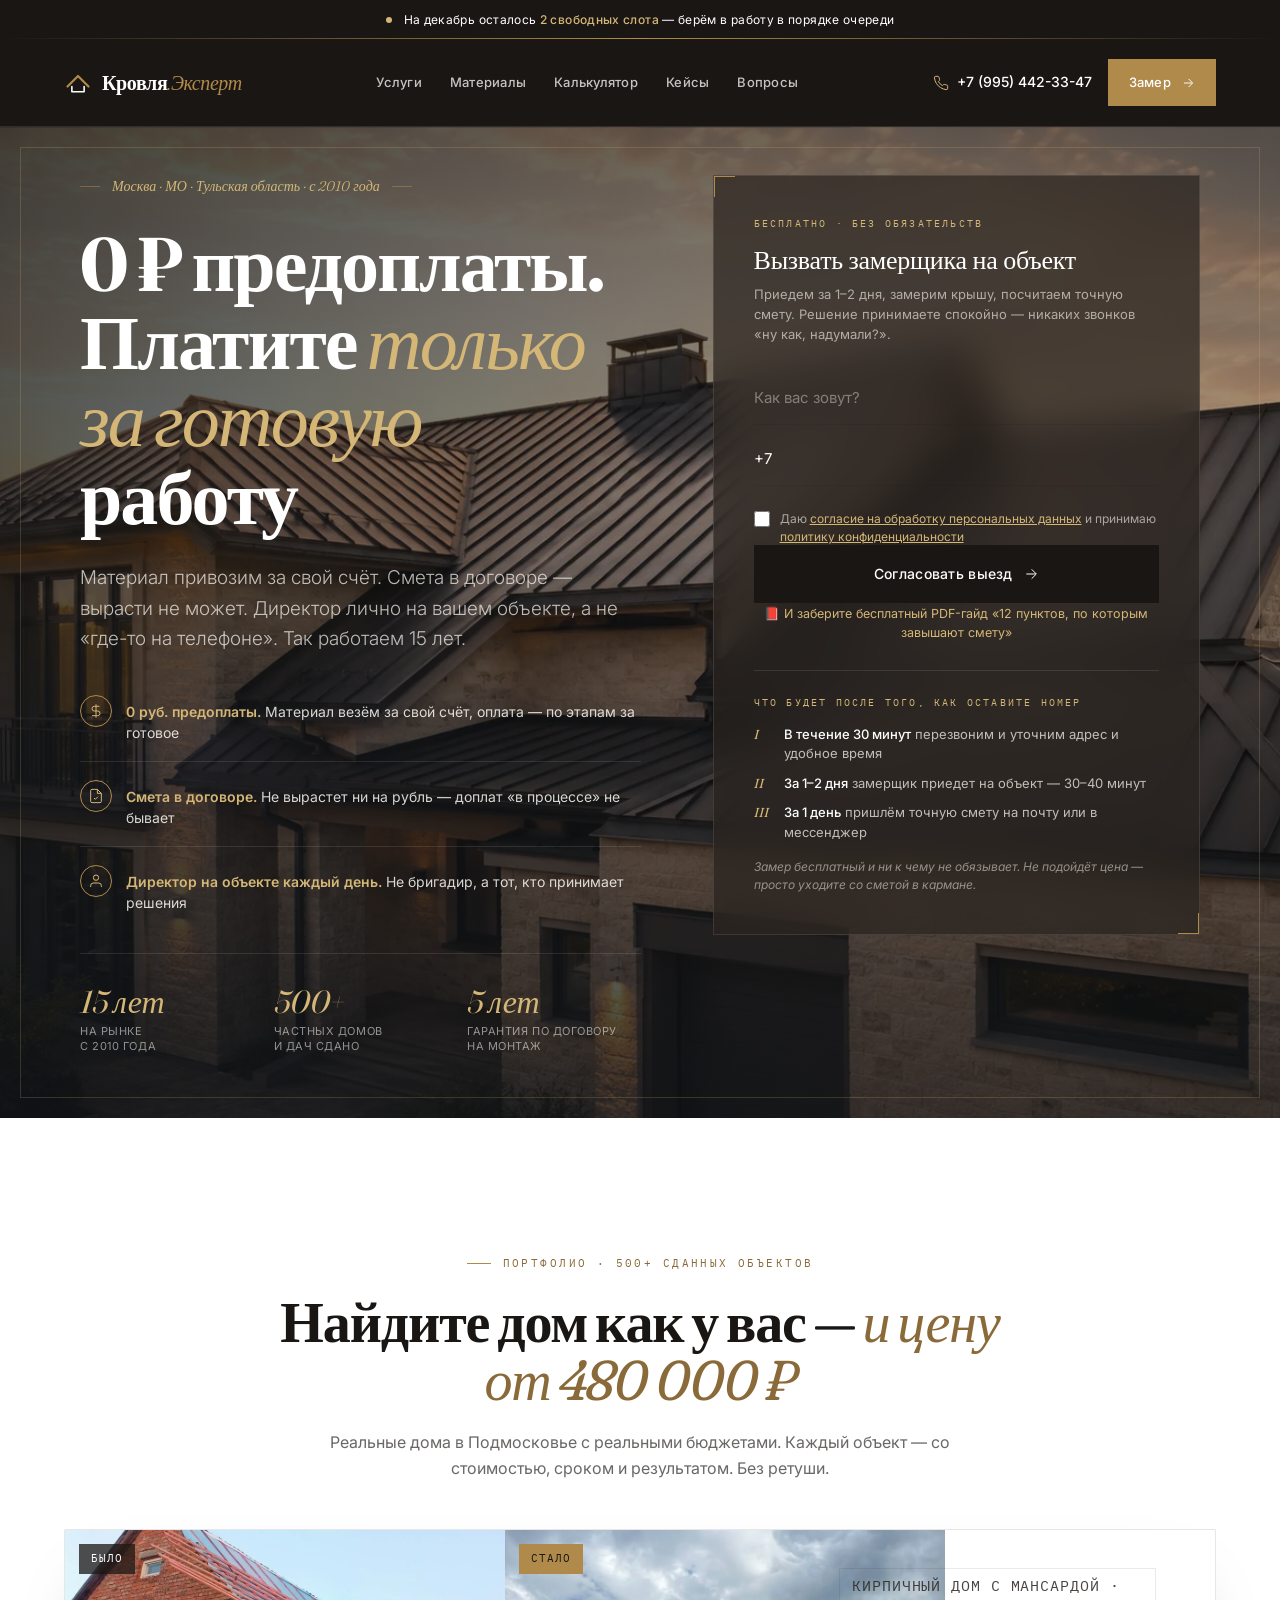
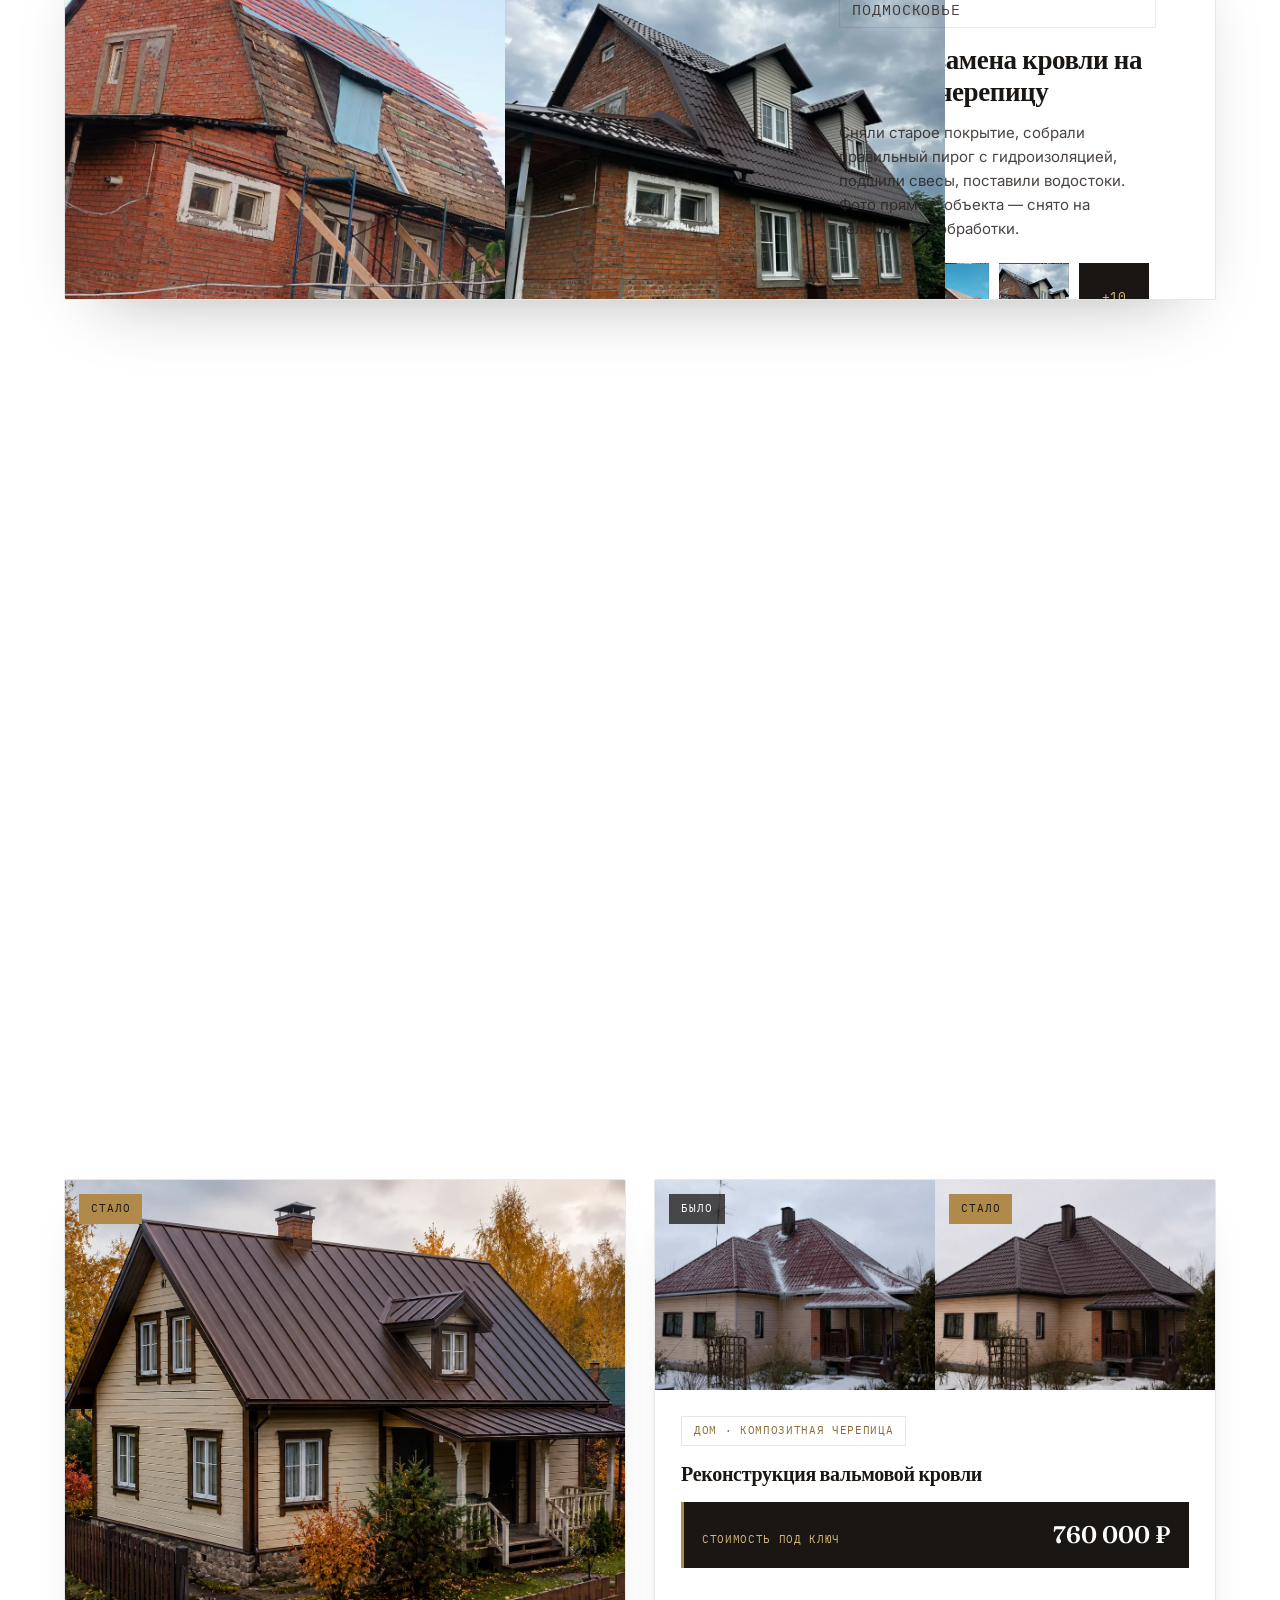
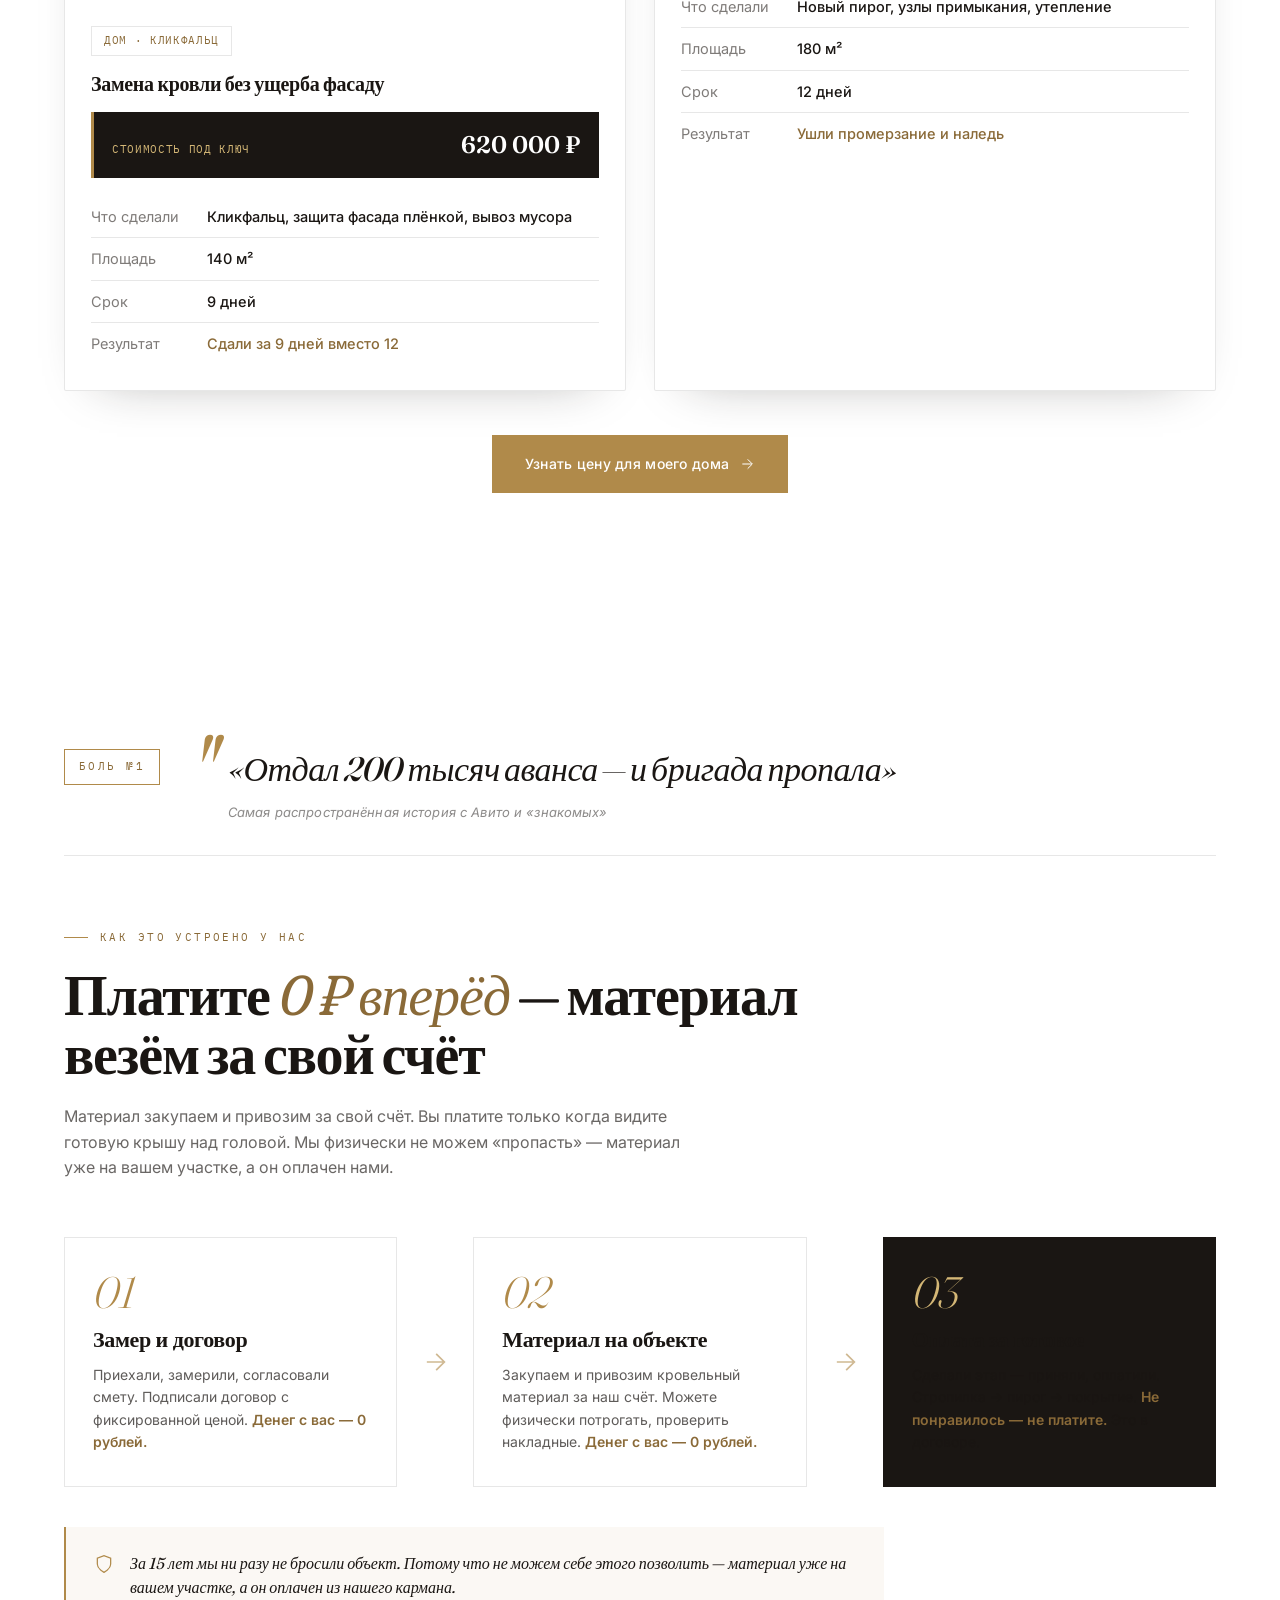
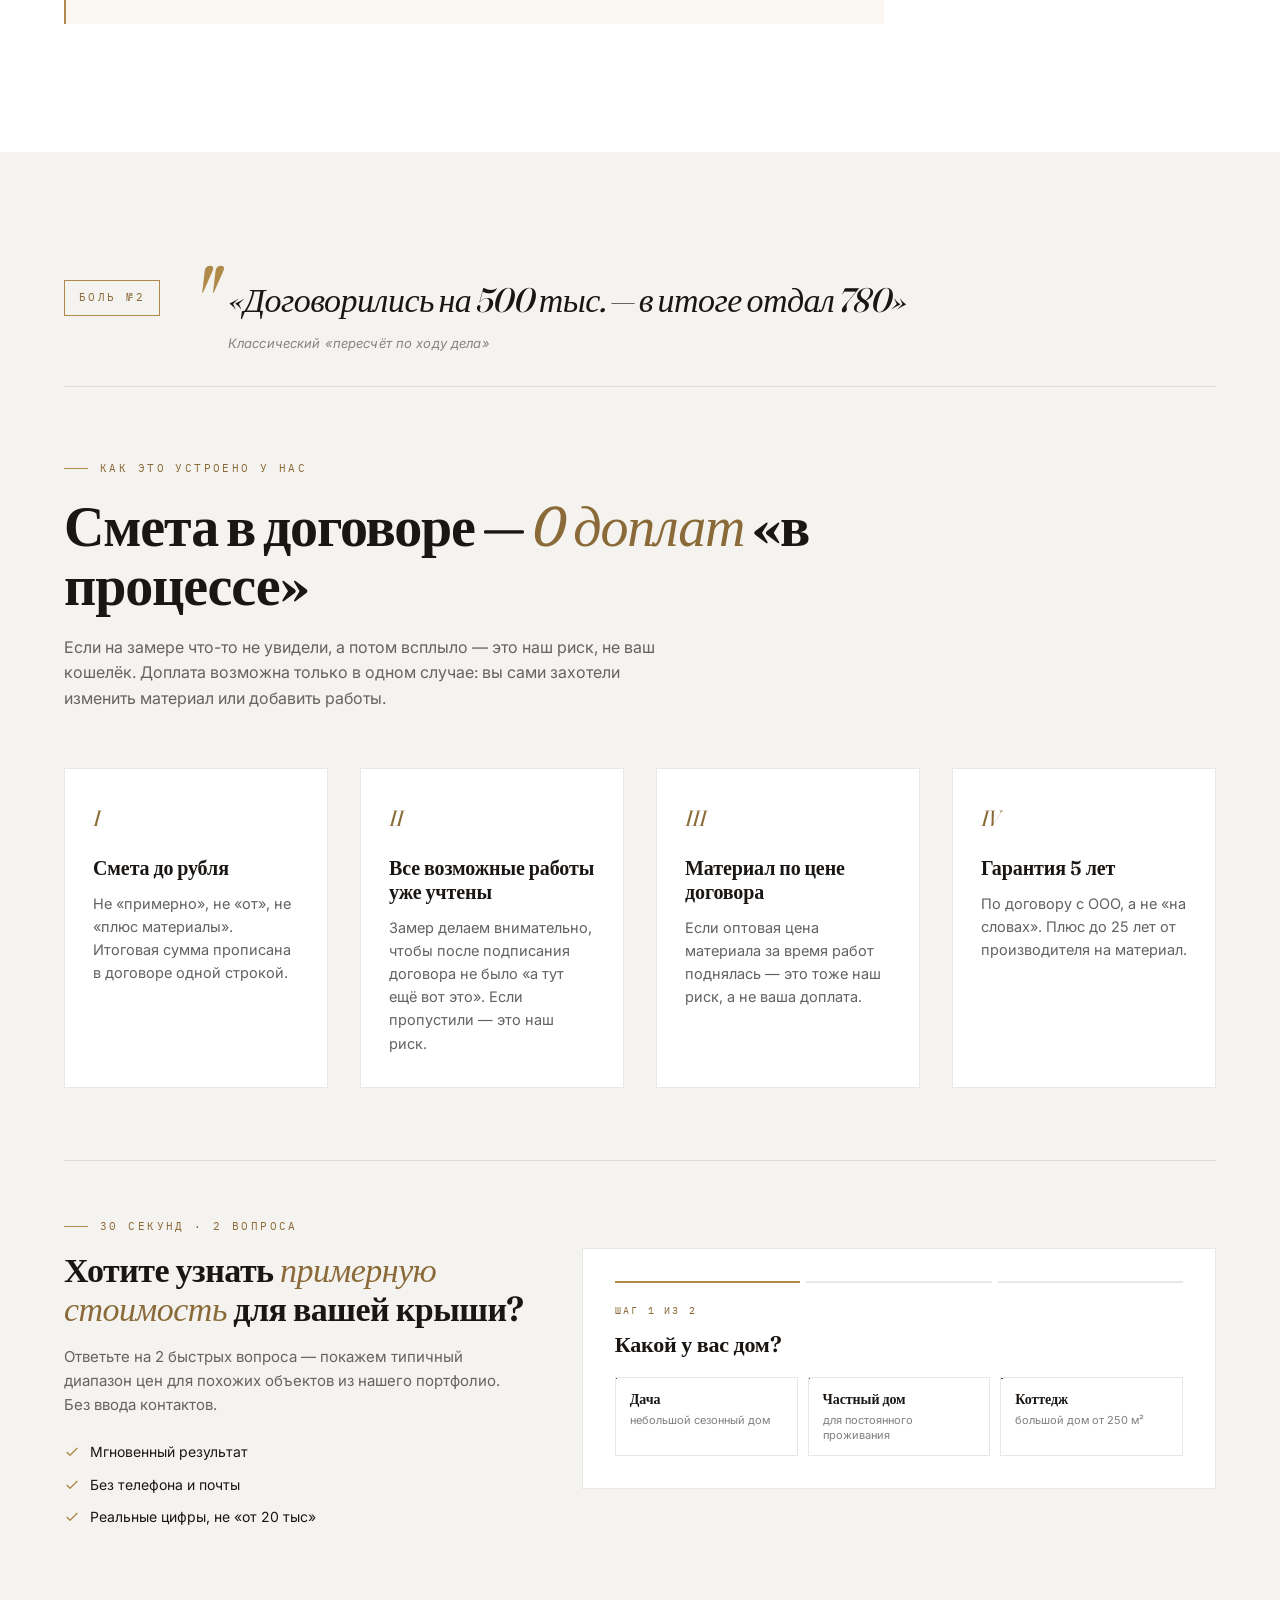
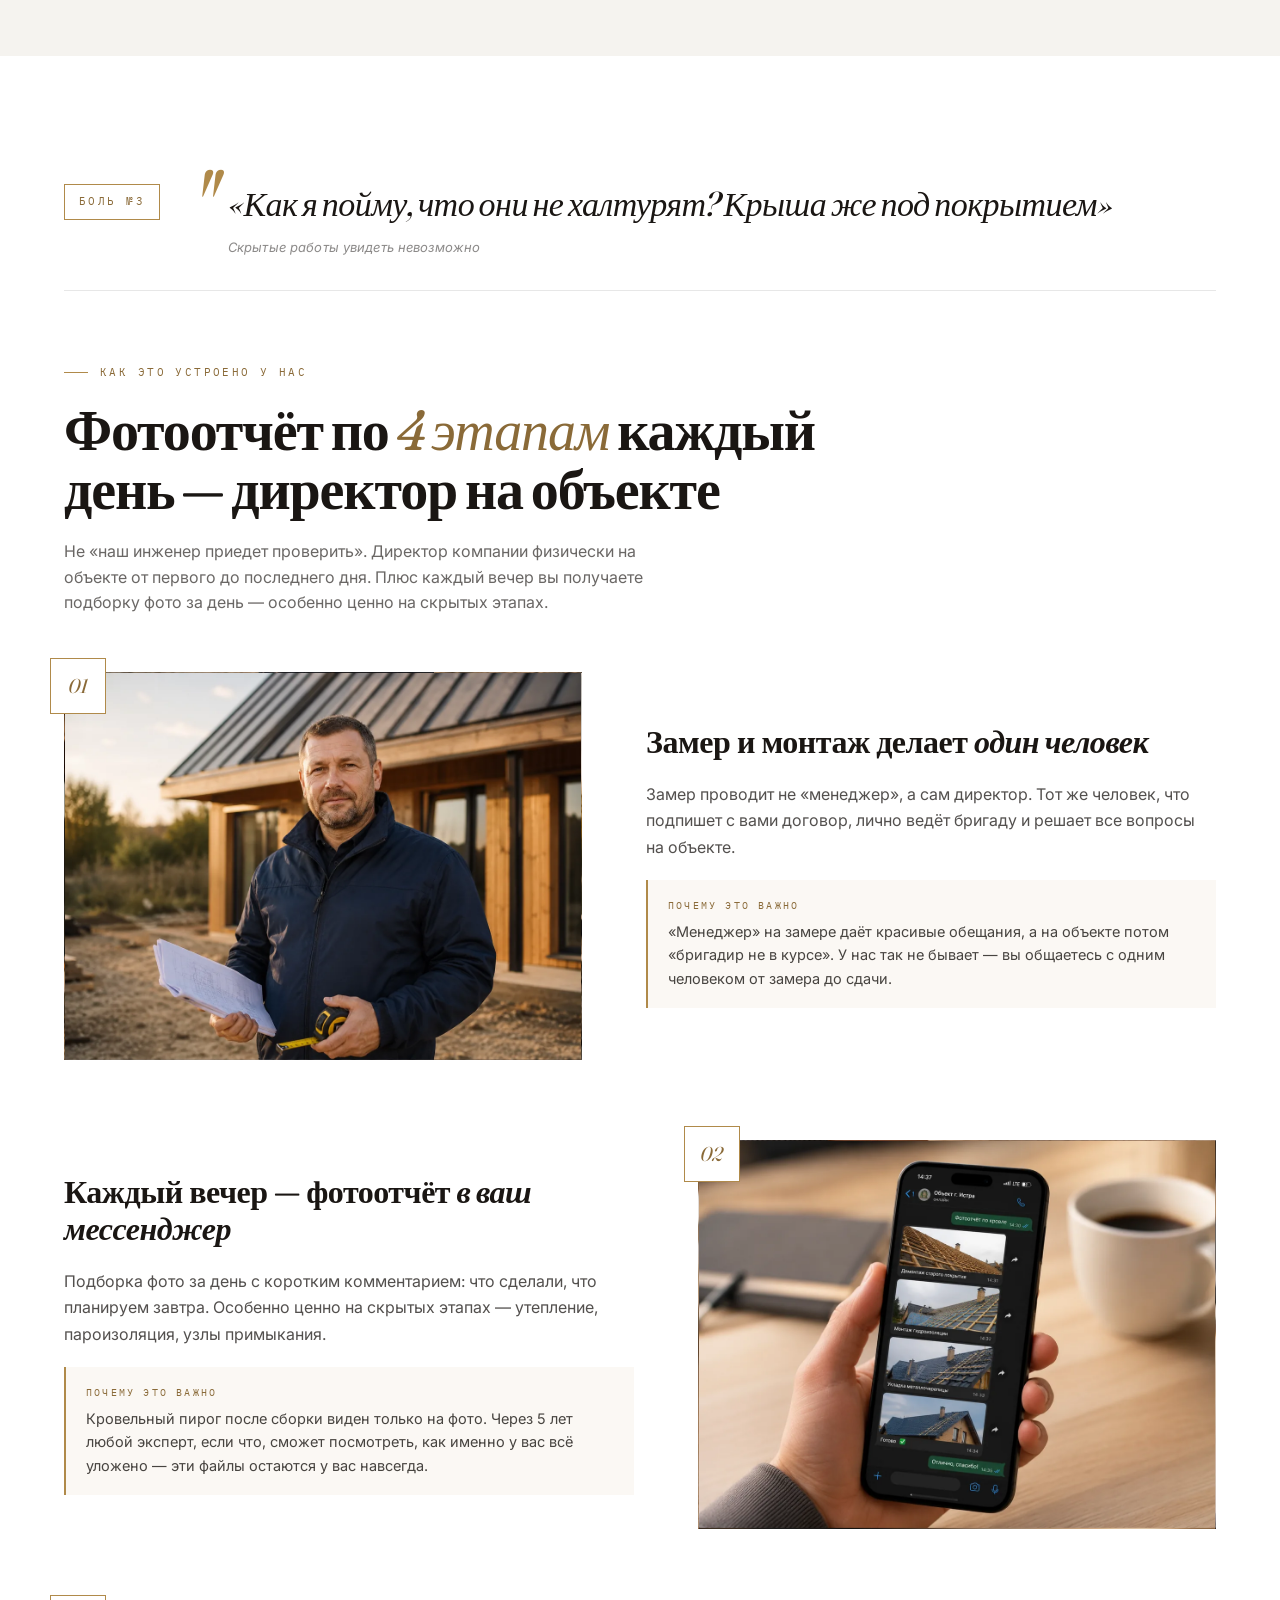
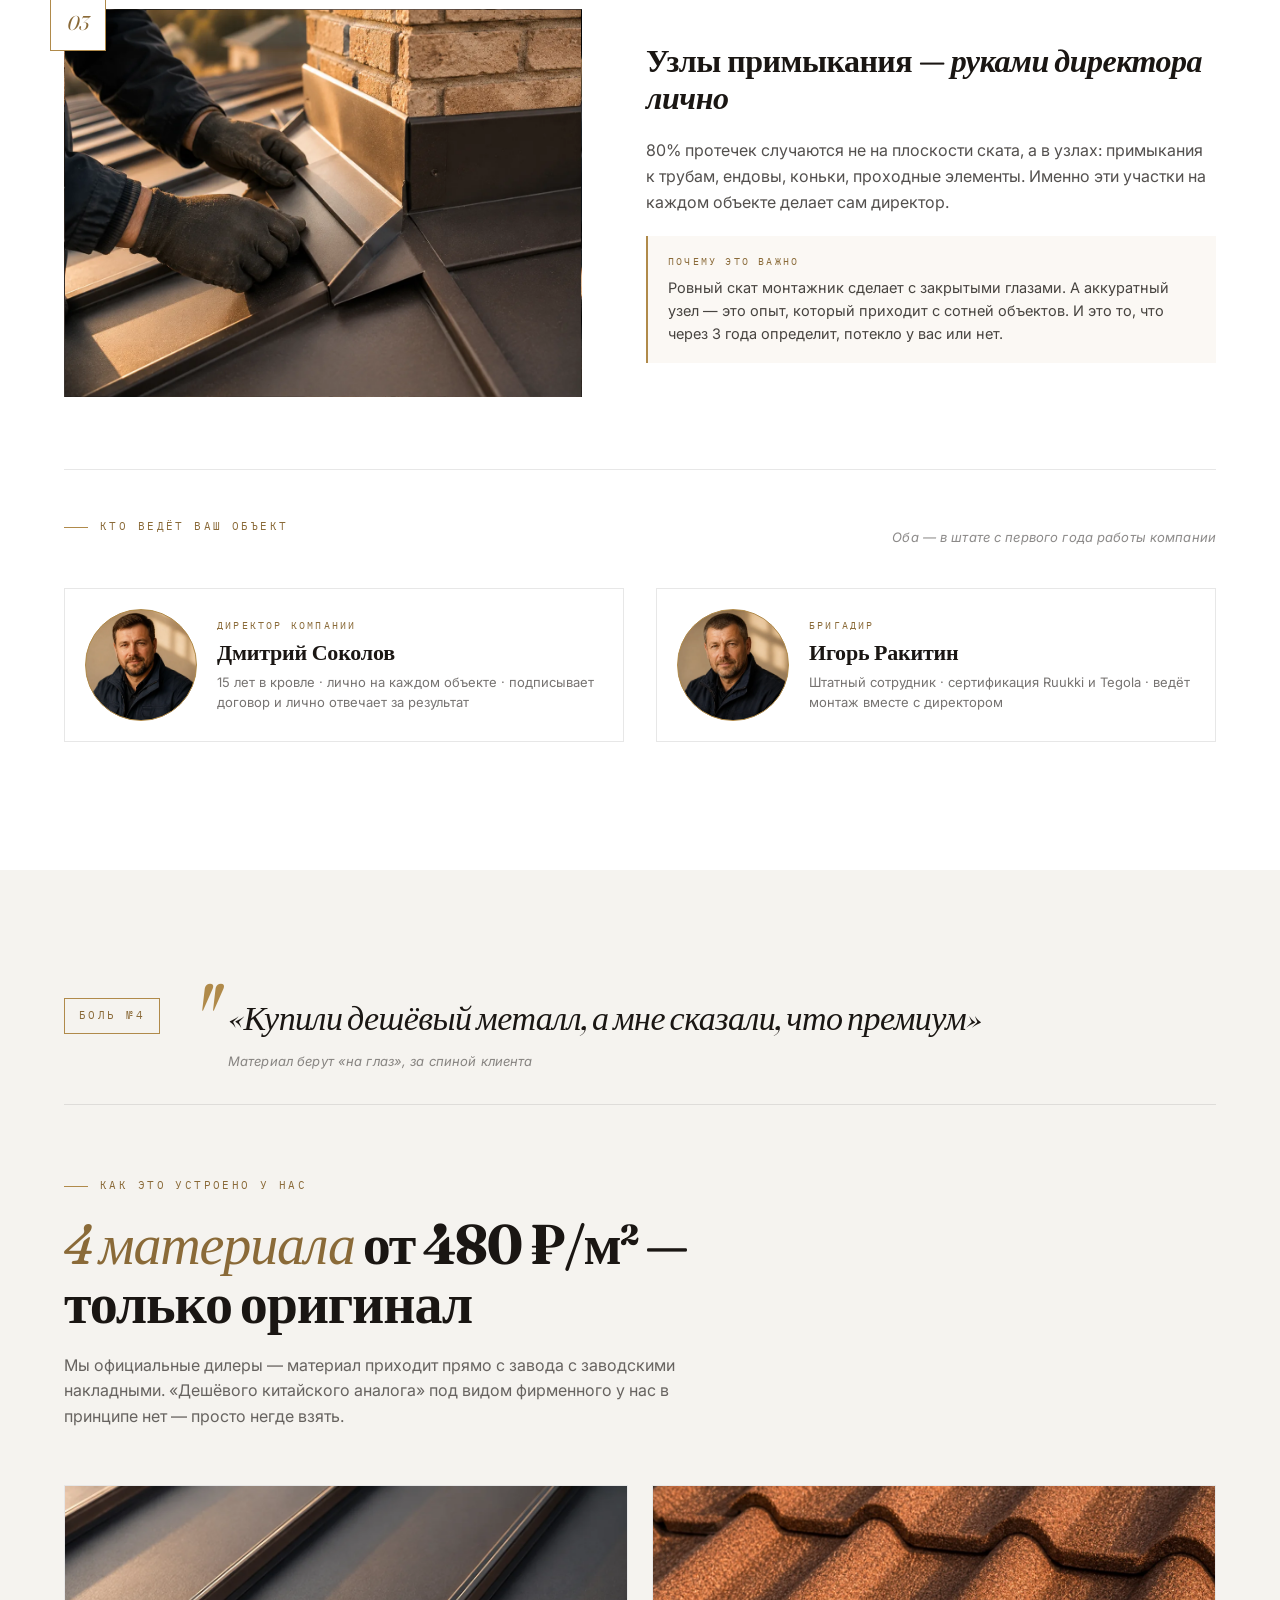
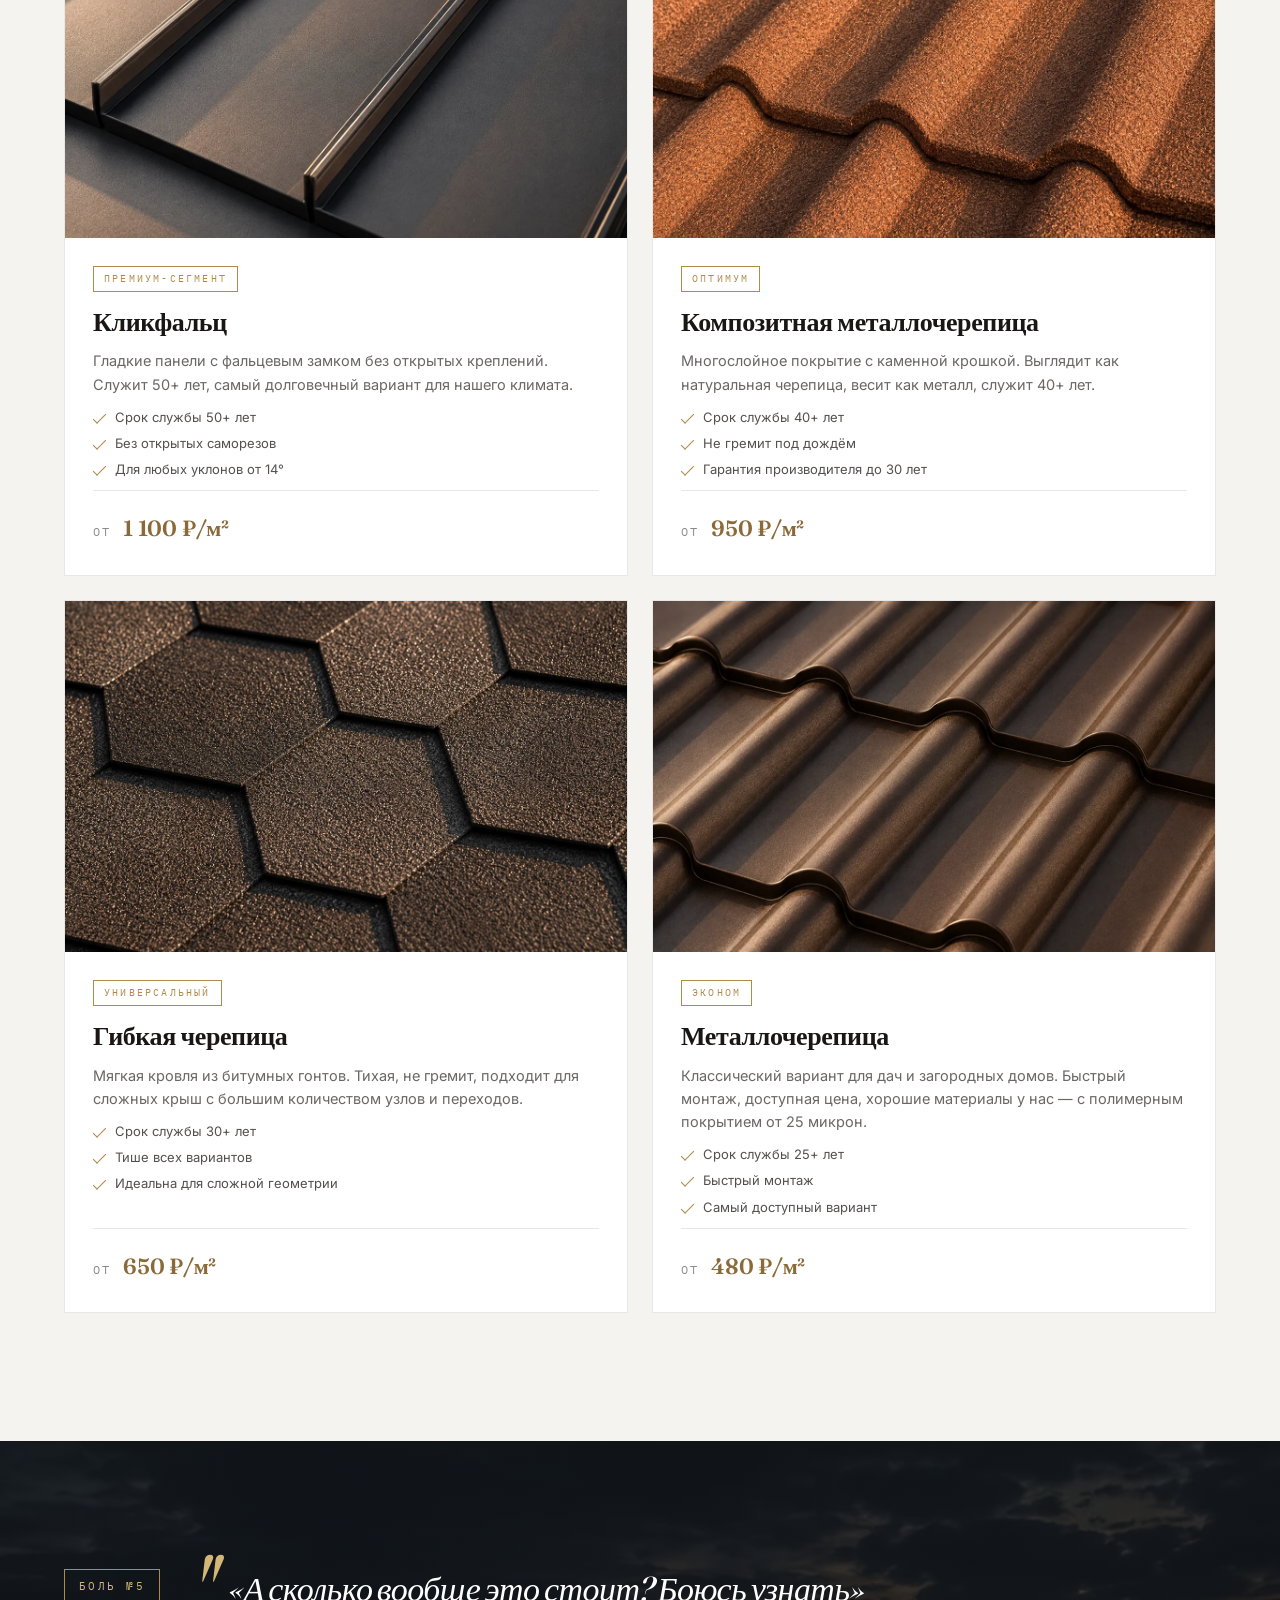
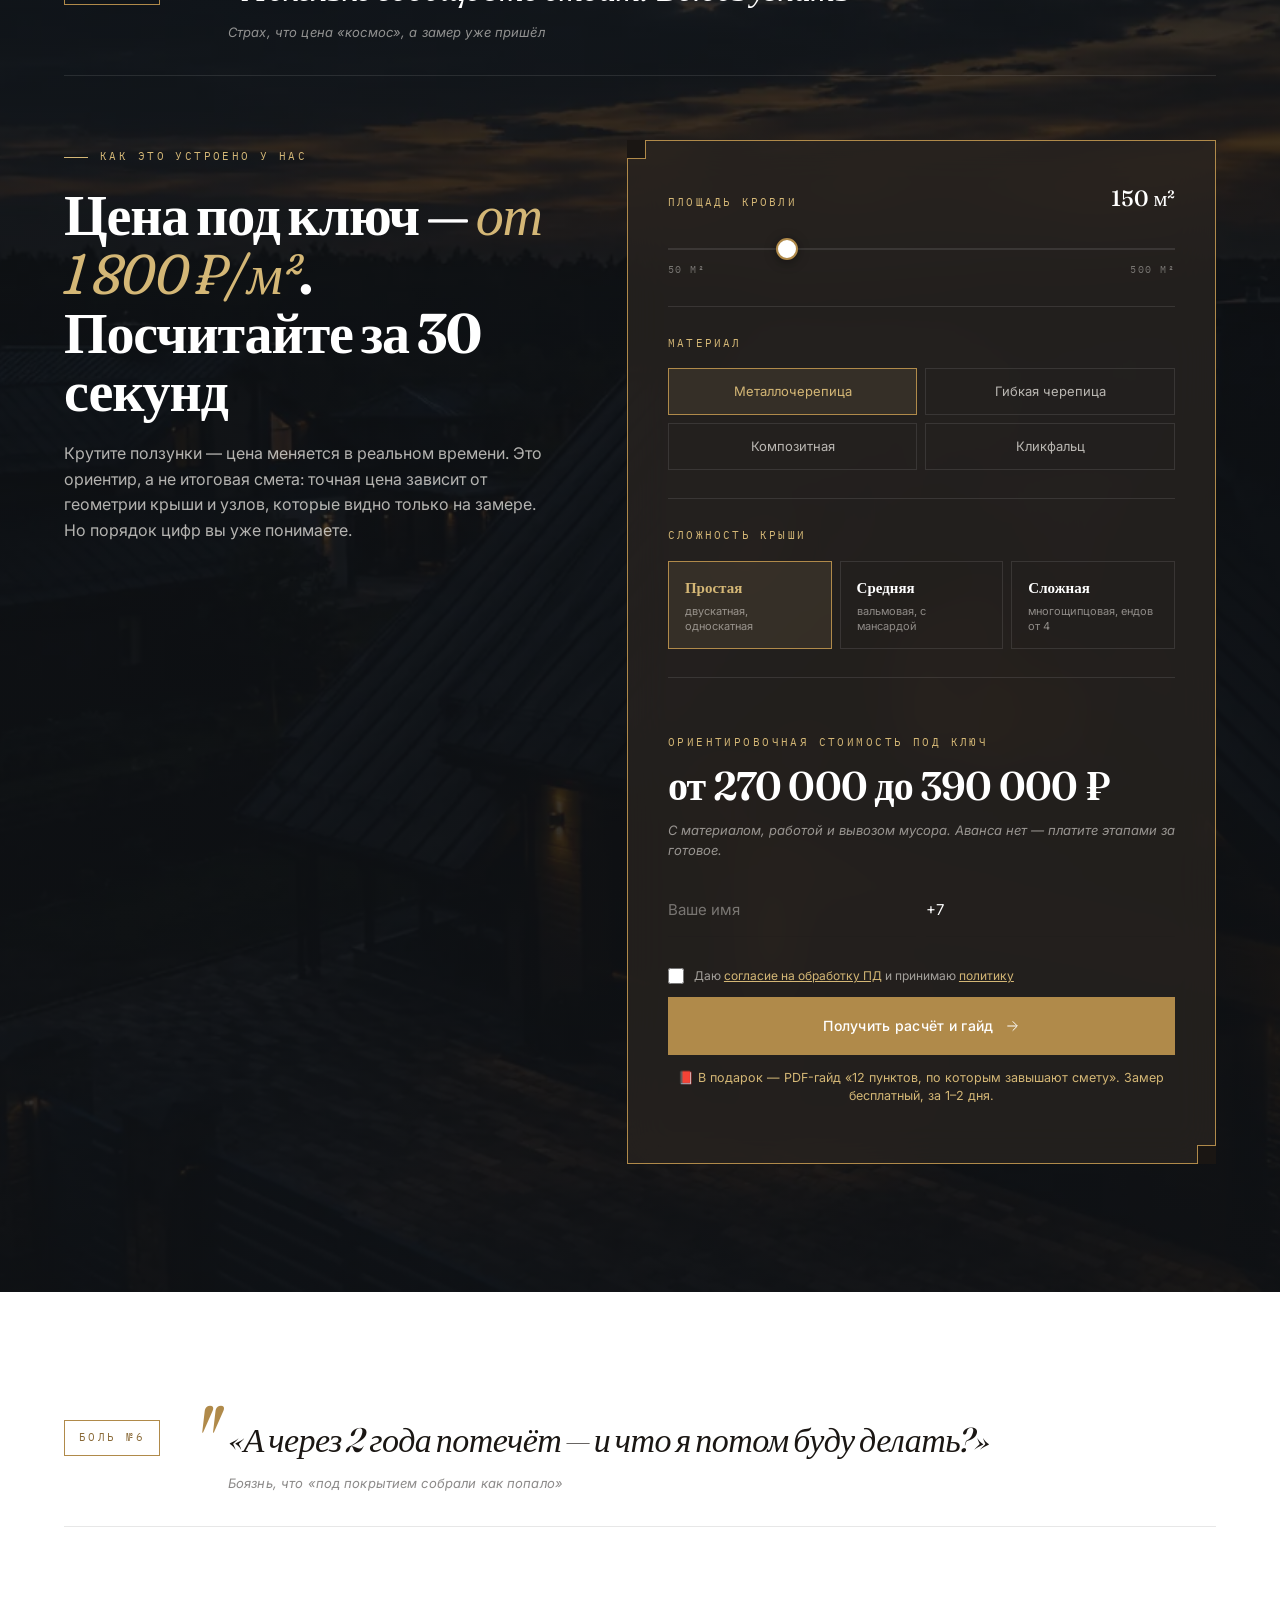
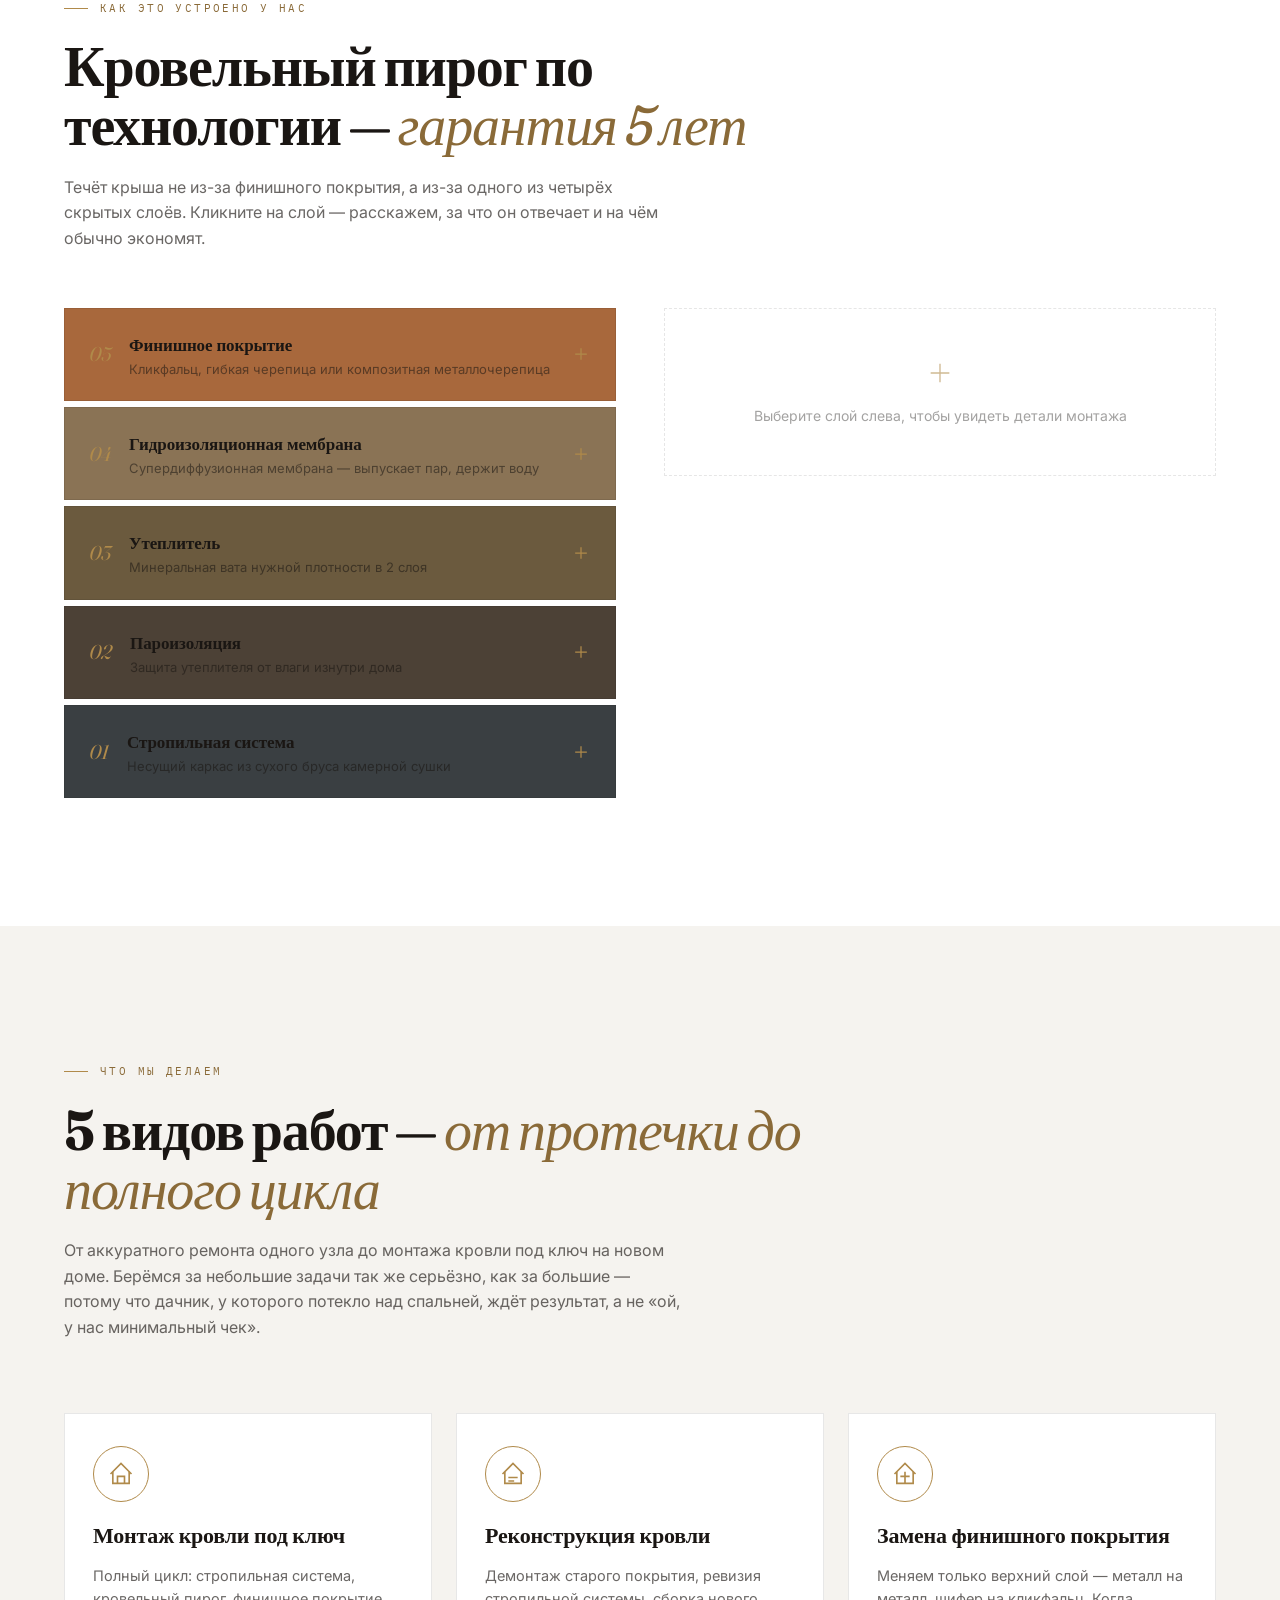
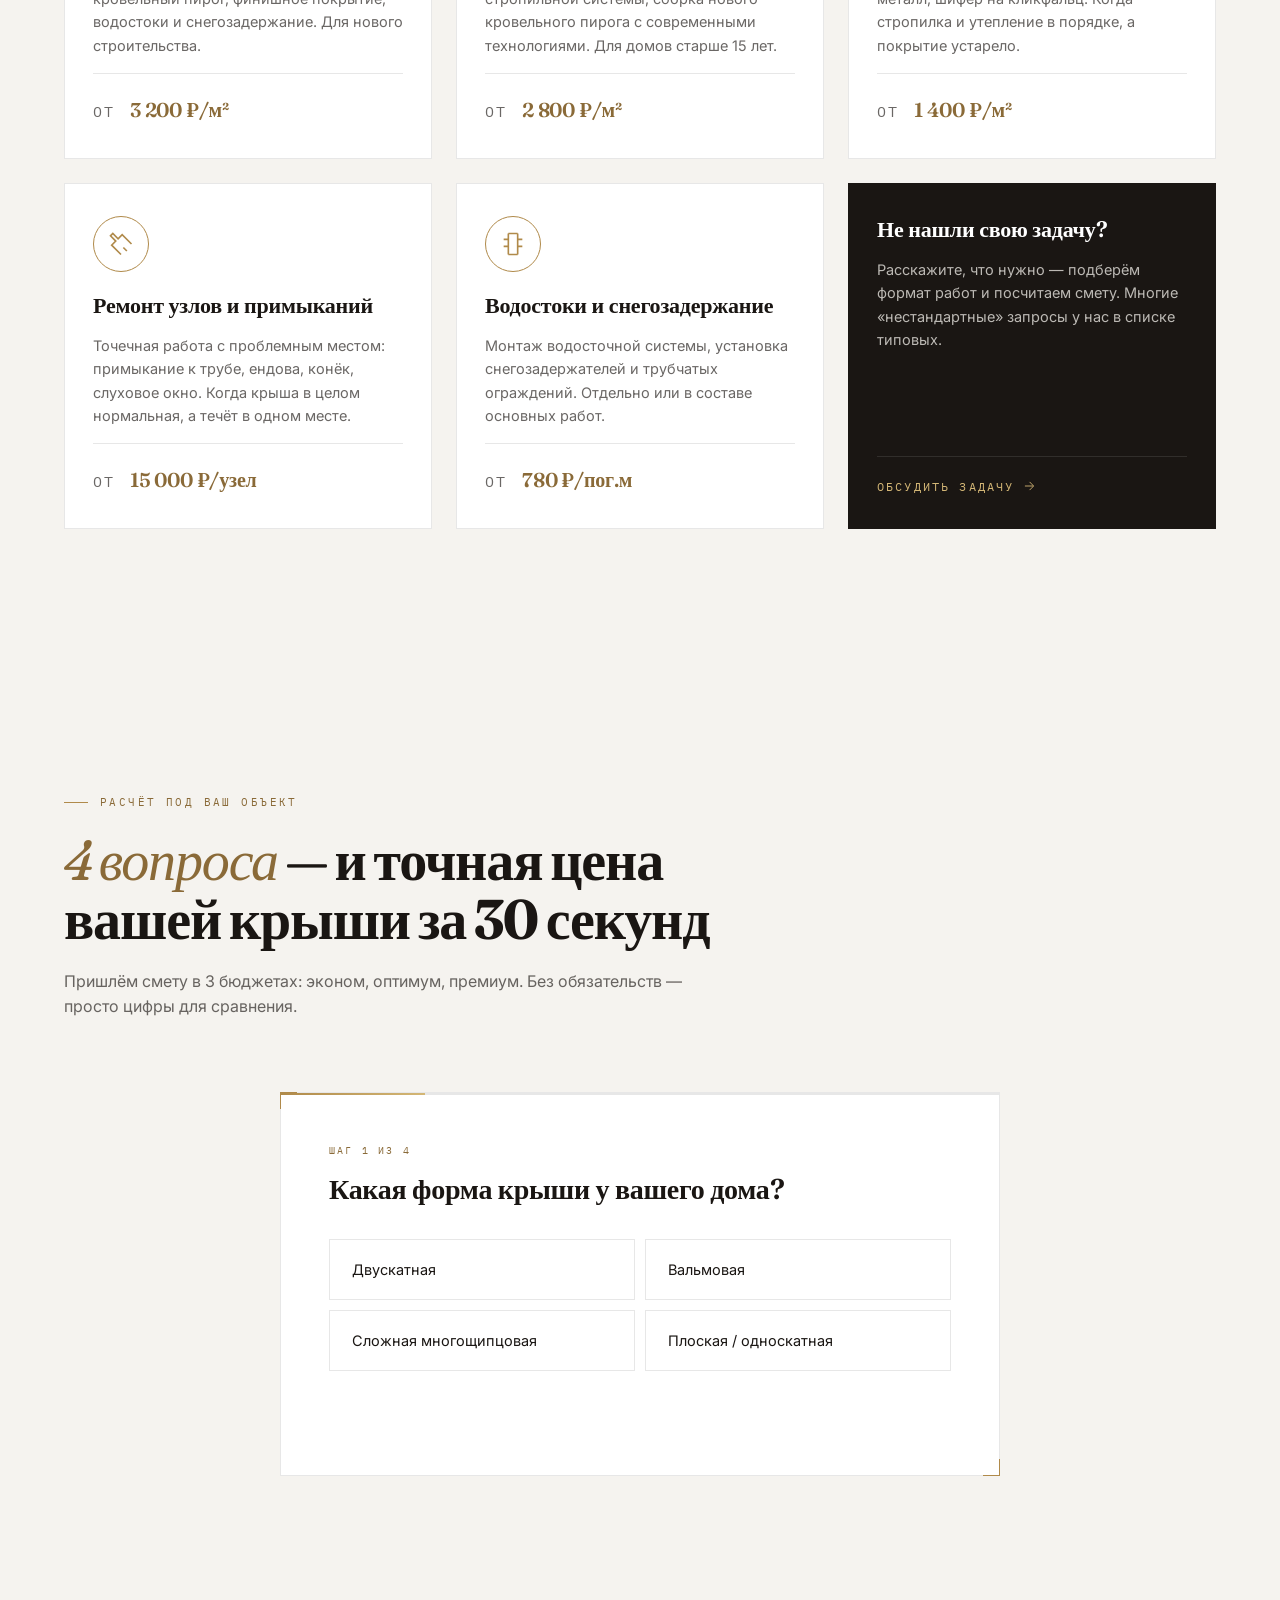
<file: index.html>
<!DOCTYPE html>
<html lang="ru">
<head>
<script>document.documentElement.classList.add('js');</script>
<meta charset="UTF-8">
<meta name="viewport" content="width=device-width, initial-scale=1.0">
<title>Монтаж кровли без предоплаты в Москве и МО — от 480 ₽/м² | Кровля.Эксперт</title>
<meta name="description" content="Монтаж и реконструкция кровли для частных домов и дач. Материал за наш счёт. Оплата только за готовую работу. 500+ крыш, 15 лет, гарантия 5 лет. Москва, МО, Тульская область.">
<!-- SEO: замените YOUR-DOMAIN.github.io на реальный домен во всех файлах -->
<link rel="canonical" href="https://YOUR-DOMAIN.github.io/">
<link rel="alternate" hreflang="ru-RU" href="https://YOUR-DOMAIN.github.io/">
<meta name="robots" content="index, follow, max-image-preview:large">
<meta name="geo.region" content="RU-MOS">
<meta name="geo.placename" content="Москва и Московская область">
<meta name="theme-color" content="#1A1613">
<meta property="og:type" content="website">
<meta property="og:url" content="https://YOUR-DOMAIN.github.io/">
<meta property="og:site_name" content="Кровля.Эксперт">
<meta property="og:title" content="Кровля без предоплат — платите только за готовую работу">
<meta property="og:description" content="Материал привозим за свой счёт. Смета фиксирована. Директор на объекте. 15 лет на рынке.">
<meta property="og:image" content="https://YOUR-DOMAIN.github.io/images/og-image.webp">
<meta property="og:image:width" content="1200">
<meta property="og:image:height" content="630">
<meta property="og:locale" content="ru_RU">
<meta name="twitter:card" content="summary_large_image">
<meta name="twitter:title" content="Кровля без предоплат — платите только за готовую работу">
<meta name="twitter:description" content="Материал за свой счёт. 500+ крыш, 15 лет, гарантия 5 лет.">
<meta name="twitter:image" content="https://YOUR-DOMAIN.github.io/images/og-image.webp">
<link rel="icon" href="images/favicon.svg" type="image/svg+xml">
<link rel="apple-touch-icon" href="images/favicon.svg">
<link rel="preload" as="image" href="images/hero-roof-bg.webp" fetchpriority="high">
<link rel="preconnect" href="https://fonts.googleapis.com">
<link rel="preconnect" href="https://fonts.gstatic.com" crossorigin>
<link href="https://fonts.googleapis.com/css2?family=Fraunces:ital,opsz,wght@0,9..144,400;0,9..144,500;0,9..144,600;0,9..144,700;1,9..144,300;1,9..144,400;1,9..144,500&family=Inter:wght@300;400;500;600&family=IBM+Plex+Mono:wght@400;500&display=swap" rel="stylesheet">
<link rel="stylesheet" href="styles.css">
</head>
<body>

<!-- ============================ ТОП-БАР ============================ -->
<div class="topbar">
  <div class="topbar-inner">
    <span class="topbar-dot"></span>
    <span>На <span data-urg-month>июль</span> осталось <strong>2 свободных слота</strong> — берём в работу в порядке очереди</span>
  </div>
</div>

<!-- ============================ ХЕДЕР ============================ -->
<header class="header" data-header>
  <div class="header-inner">
    <a href="#top" class="header-logo">
      <svg width="28" height="28" viewBox="0 0 32 32" fill="none" aria-hidden="true">
        <path d="M4 20 16 8l12 12" stroke="var(--gold)" stroke-width="2.5" stroke-linecap="round" stroke-linejoin="round"/>
        <path d="M9 20v6h14v-6" stroke="currentColor" stroke-width="1.8" stroke-linecap="round" stroke-linejoin="round"/>
      </svg>
      <span class="header-logo-text">Кровля<em>.Эксперт</em></span>
    </a>

    <nav class="header-nav" aria-label="Основное меню">
      <a href="#services">Услуги</a>
      <a href="#materials">Материалы</a>
      <a href="#calculator">Калькулятор</a>
      <a href="#cases">Кейсы</a>
      <a href="#faq">Вопросы</a>
    </nav>

    <div class="header-right">
      <a href="tel:+79954423347" class="header-phone">
        <svg width="16" height="16" viewBox="0 0 24 24" fill="none" stroke="currentColor" stroke-width="1.5" aria-hidden="true"><path d="M22 16.92v3a2 2 0 0 1-2.18 2 19.79 19.79 0 0 1-8.63-3.07 19.5 19.5 0 0 1-6-6 19.79 19.79 0 0 1-3.07-8.67A2 2 0 0 1 4.11 2h3a2 2 0 0 1 2 1.72c.127.96.361 1.903.7 2.81a2 2 0 0 1-.45 2.11L8.09 9.91a16 16 0 0 0 6 6l1.27-1.27a2 2 0 0 1 2.11-.45c.907.339 1.85.573 2.81.7A2 2 0 0 1 22 16.92z"/></svg>
        <span>+7 (995) 442-33-47</span>
      </a>
      <a href="#contact" class="btn btn-gold btn-header">
        Замер
        <svg width="14" height="14" viewBox="0 0 24 24" fill="none" stroke="currentColor" stroke-width="1.6" aria-hidden="true"><path d="M5 12h14M13 5l7 7-7 7"/></svg>
      </a>
      <button class="header-burger" data-burger aria-label="Открыть меню" aria-expanded="false">
        <span></span><span></span><span></span>
      </button>
    </div>
  </div>

  <!-- Выпадающее меню на мобильных -->
  <div class="header-mobile-menu" data-mobile-menu>
    <div class="header-mobile-top">
      <a href="#top" class="header-logo" data-mobile-home>
        <svg width="28" height="28" viewBox="0 0 32 32" fill="none" aria-hidden="true">
          <path d="M4 20 16 8l12 12" stroke="var(--gold)" stroke-width="2.5" stroke-linecap="round" stroke-linejoin="round"/>
          <path d="M9 20v6h14v-6" stroke="currentColor" stroke-width="1.8" stroke-linecap="round" stroke-linejoin="round"/>
        </svg>
        <span class="header-logo-text">Кровля<em>.Эксперт</em></span>
      </a>
      <button class="header-mobile-close" data-mobile-close aria-label="Закрыть меню">
        <svg width="22" height="22" viewBox="0 0 24 24" fill="none" stroke="currentColor" stroke-width="1.8"><path d="M18 6 6 18M6 6l12 12"/></svg>
      </button>
    </div>
    <a href="#services">Услуги</a>
    <a href="#materials">Материалы</a>
    <a href="#calculator">Калькулятор</a>
    <a href="#cases">Кейсы</a>
    <a href="#faq">Вопросы</a>
    <div class="header-mobile-divider"></div>
    <a href="tel:+79954423347" class="header-mobile-phone">
      <svg width="16" height="16" viewBox="0 0 24 24" fill="none" stroke="currentColor" stroke-width="1.5"><path d="M22 16.92v3a2 2 0 0 1-2.18 2 19.79 19.79 0 0 1-8.63-3.07 19.5 19.5 0 0 1-6-6 19.79 19.79 0 0 1-3.07-8.67A2 2 0 0 1 4.11 2h3a2 2 0 0 1 2 1.72c.127.96.361 1.903.7 2.81a2 2 0 0 1-.45 2.11L8.09 9.91a16 16 0 0 0 6 6l1.27-1.27a2 2 0 0 1 2.11-.45c.907.339 1.85.573 2.81.7A2 2 0 0 1 22 16.92z"/></svg>
      +7 (995) 442-33-47
    </a>
  </div>
</header>

<a id="top"></a>

<!-- ============================ HERO — знакомство ============================ -->
<section class="hero">
  <div class="hero-bg" role="img" aria-label="Частный дом с новой кровлей"></div>
  <div class="hero-overlay-1"></div>
  <div class="hero-overlay-2"></div>
  <div class="hero-frame"></div>

  <div class="hero-inner">
    <div class="hero-grid">
      <div>
        <p class="hero-mark reveal">Москва · МО · Тульская область · с 2010 года</p>
        <h1 class="hero-title reveal reveal-delay-1">0 ₽ предоплаты.<br>Платите <em>только за готовую</em> работу</h1>
        <p class="hero-subtitle reveal reveal-delay-2">Материал привозим за свой счёт. Смета в договоре — вырасти не может. Директор лично на вашем объекте, а не «где-то на телефоне». Так работаем 15 лет.</p>

        <div class="hero-triggers reveal reveal-delay-3">
          <div class="hero-trigger">
            <div class="hero-trigger-icon">
              <svg width="16" height="16" viewBox="0 0 24 24" fill="none" stroke="currentColor" stroke-width="1.5"><path d="M12 2v20M17 5H9.5a3.5 3.5 0 0 0 0 7h5a3.5 3.5 0 0 1 0 7H6"/></svg>
            </div>
            <span class="hero-trigger-text"><strong>0 руб. предоплаты.</strong> Материал везём за свой счёт, оплата — по этапам за готовое</span>
          </div>
          <div class="hero-trigger">
            <div class="hero-trigger-icon">
              <svg width="16" height="16" viewBox="0 0 24 24" fill="none" stroke="currentColor" stroke-width="1.5"><path d="M14 2H6a2 2 0 0 0-2 2v16a2 2 0 0 0 2 2h12a2 2 0 0 0 2-2V8z"/><path d="M14 2v6h6M9 15l2 2 4-4"/></svg>
            </div>
            <span class="hero-trigger-text"><strong>Смета в договоре.</strong> Не вырастет ни на рубль — доплат «в процессе» не бывает</span>
          </div>
          <div class="hero-trigger">
            <div class="hero-trigger-icon">
              <svg width="16" height="16" viewBox="0 0 24 24" fill="none" stroke="currentColor" stroke-width="1.5"><path d="M20 21v-2a4 4 0 0 0-4-4H8a4 4 0 0 0-4 4v2"/><circle cx="12" cy="7" r="4"/></svg>
            </div>
            <span class="hero-trigger-text"><strong>Директор на объекте каждый день.</strong> Не бригадир, а тот, кто принимает решения</span>
          </div>
        </div>

        <div class="hero-proof reveal reveal-delay-4">
          <div class="hero-proof-item">
            <span class="hero-proof-num tabular">15 лет</span>
            <span class="hero-proof-lbl">на рынке<br>с 2010 года</span>
          </div>
          <div class="hero-proof-item">
            <span class="hero-proof-num tabular">500+</span>
            <span class="hero-proof-lbl">частных домов<br>и дач сдано</span>
          </div>
          <div class="hero-proof-item">
            <span class="hero-proof-num tabular">5 лет</span>
            <span class="hero-proof-lbl">гарантия по договору<br>на монтаж</span>
          </div>
        </div>
      </div>

      <div class="reveal reveal-delay-4">
        <form class="hero-form-card" data-form="hero" novalidate>
          <p class="hero-form-eyebrow">Бесплатно · Без обязательств</p>
          <p class="hero-form-title">Вызвать замерщика на объект</p>
          <p class="hero-form-sub">Приедем за 1–2 дня, замерим крышу, посчитаем точную смету. Решение принимаете спокойно — никаких звонков «ну как, надумали?».</p>

          <input type="text" tabindex="-1" autocomplete="off" class="honeypot" data-field="honeypot" aria-hidden="true">
          <div class="hero-form-fields">
            <input class="field" placeholder="Как вас зовут?" aria-label="Имя" data-field="name">
            <input class="field" placeholder="+7 (___) ___-__-__" inputmode="tel" aria-label="Телефон" data-field="phone" value="+7">
          </div>
          <label class="consent"><input type="checkbox" data-consent><span>Даю <a href="consent.html" target="_blank" rel="noopener">согласие на обработку персональных данных</a> и принимаю <a href="privacy.html" target="_blank" rel="noopener">политику конфиденциальности</a></span></label>
          <button type="submit" class="btn btn-primary btn-block" data-submit>
            Согласовать выезд
            <svg width="16" height="16" viewBox="0 0 24 24" fill="none" stroke="currentColor" stroke-width="1.5"><path d="M5 12h14M13 5l7 7-7 7"/></svg>
          </button>
          <p class="lead-guide-note">📕 И заберите бесплатный PDF-гайд «12&nbsp;пунктов, по которым завышают смету»</p>
          <p class="field-error" data-error></p>

          <div class="hero-form-steps">
            <p class="hero-form-steps-title">Что будет после того, как оставите номер</p>
            <ol>
              <li><strong>В течение 30 минут</strong> перезвоним и уточним адрес и удобное время</li>
              <li><strong>За 1–2 дня</strong> замерщик приедет на объект — 30–40 минут</li>
              <li><strong>За 1 день</strong> пришлём точную смету на почту или в мессенджер</li>
            </ol>
            <p class="hero-form-nopressure">Замер бесплатный и ни к чему не обязывает. Не подойдёт цена — просто уходите со сметой в кармане.</p>
          </div>
        </form>
      </div>
    </div>
  </div>
</section>

<!-- ============================ КЕЙСЫ С ЦЕНАМИ (2-й блок из новой версии) ============================ -->
<section class="section" id="cases">
  <div class="container">
    <div class="cases-head2 reveal">
      <p class="eyebrow">Портфолио · 500+ сданных объектов</p>
      <h2 class="section-title">Найдите дом как у вас — <em>и цену от 480 000 ₽</em></h2>
      <p class="section-lede">Реальные дома в Подмосковье с реальными бюджетами. Каждый объект — со стоимостью, сроком и результатом. Без ретуши.</p>
    </div>

    <div class="pfeatured reveal">
      <div class="pfeatured-imgs">
        <div class="pba" style="background-image:url('images/object-13.webp')"><span class="pba-tag">Было</span></div>
        <div class="pba" style="background-image:url('images/object-01.webp')"><span class="pba-tag after">Стало</span></div>
      </div>
      <div class="pfeatured-body">
        <p class="pchip">Кирпичный дом с мансардой · Подмосковье</p>
        <h3>Полная замена кровли на металлочерепицу</h3>
        <p>Сняли старое покрытие, собрали правильный пирог с гидроизоляцией, подшили свесы, поставили водостоки. Фото прямо с объекта — снято на телефон, без обработки.</p>
        <div class="pmini" data-gallery>
          <button data-gi="1" style="background-image:url('images/object-02.webp')" aria-label="Фото объекта"></button>
          <button data-gi="2" style="background-image:url('images/object-03.webp')" aria-label="Фото объекта"></button>
          <button data-gi="3" style="background-image:url('images/object-04.webp')" aria-label="Фото объекта"></button>
          <button class="more" data-gi="0" aria-label="Все фото объекта">+10</button>
        </div>
      </div>
    </div>

    <div class="pcases" data-pcases></div>

    <div class="cases-cta2 reveal">
      <a href="#quiz" class="btn btn-gold btn-lg">Узнать цену для моего дома
        <svg width="16" height="16" viewBox="0 0 24 24" fill="none" stroke="currentColor" stroke-width="1.5"><path d="M5 12h14M13 5l7 7-7 7"/></svg>
      </a>
    </div>
  </div>
</section>

<!-- лайтбокс объекта -->
<div class="olb" data-olb>
  <button class="olb-x" data-olb-x aria-label="Закрыть">&times;</button>
  <button class="olb-nav olb-prev" data-olb-prev aria-label="Назад">&lsaquo;</button>
  <img data-olb-img alt="Фото объекта">
  <button class="olb-nav olb-next" data-olb-next aria-label="Вперёд">&rsaquo;</button>
  <div class="olb-cap" data-olb-cap></div>
</div>

<!-- ============================ БОЛЬ №1: «Кинут с деньгами» → БЕЗ ПРЕДОПЛАТ ============================ -->
<section class="section pain-section">
  <div class="container">
    <div class="pain-header reveal">
      <div class="pain-number">Боль №1</div>
      <div class="pain-header-body">
        <p class="pain-quote-big">«Отдал 200 тысяч аванса — и бригада пропала»</p>
        <p class="pain-quote-source">Самая распространённая история с Авито и «знакомых»</p>
      </div>
    </div>

    <div class="pain-answer reveal reveal-delay-1">
      <p class="eyebrow">Как это устроено у нас</p>
      <h2 class="section-title">Платите <em>0 ₽ вперёд</em> — материал везём за свой счёт</h2>
      <p class="section-lede">Материал закупаем и привозим за свой счёт. Вы платите только когда видите готовую крышу над головой. Мы физически не можем «пропасть» — материал уже на вашем участке, а он оплачен нами.</p>
    </div>

    <div class="deposit-flow">
      <div class="deposit-step reveal">
        <span class="deposit-num tabular">01</span>
        <h3>Замер и договор</h3>
        <p>Приехали, замерили, согласовали смету. Подписали договор с фиксированной ценой. <strong>Денег с вас — 0 рублей.</strong></p>
      </div>
      <div class="deposit-arrow" aria-hidden="true">
        <svg width="28" height="28" viewBox="0 0 24 24" fill="none" stroke="currentColor" stroke-width="1.5"><path d="M5 12h14M13 5l7 7-7 7"/></svg>
      </div>
      <div class="deposit-step reveal reveal-delay-1">
        <span class="deposit-num tabular">02</span>
        <h3>Материал на объекте</h3>
        <p>Закупаем и привозим кровельный материал за наш счёт. Можете физически потрогать, проверить накладные. <strong>Денег с вас — 0 рублей.</strong></p>
      </div>
      <div class="deposit-arrow" aria-hidden="true">
        <svg width="28" height="28" viewBox="0 0 24 24" fill="none" stroke="currentColor" stroke-width="1.5"><path d="M5 12h14M13 5l7 7-7 7"/></svg>
      </div>
      <div class="deposit-step deposit-step--final reveal reveal-delay-2">
        <span class="deposit-num tabular">03</span>
        <h3>Оплата за готовое</h3>
        <p>Сделали этап — приняли, оплатили. Стропилка → пирог → покрытие. <strong>Не понравилось — не платите.</strong> Это в договоре.</p>
      </div>
    </div>

    <div class="deposit-caption reveal">
      <svg width="20" height="20" viewBox="0 0 24 24" fill="none" stroke="currentColor" stroke-width="1.5"><path d="M12 22s8-4 8-10V5l-8-3-8 3v7c0 6 8 10 8 10Z"/></svg>
      <p>За 15 лет мы ни разу не бросили объект. Потому что не можем себе этого позволить — материал уже на вашем участке, а он оплачен из нашего кармана.</p>
    </div>
  </div>
</section>

<!-- ============================ БОЛЬ №2: «Разведут на доп. работы» → ФИКС ЦЕНА ============================ -->
<section class="section pain-section" style="background:var(--cream-warm)">
  <div class="container">
    <div class="pain-header reveal">
      <div class="pain-number">Боль №2</div>
      <div class="pain-header-body">
        <p class="pain-quote-big">«Договорились на 500 тыс. — в итоге отдал 780»</p>
        <p class="pain-quote-source">Классический «пересчёт по ходу дела»</p>
      </div>
    </div>

    <div class="pain-answer reveal reveal-delay-1">
      <p class="eyebrow">Как это устроено у нас</p>
      <h2 class="section-title">Смета в договоре — <em>0 доплат</em> «в процессе»</h2>
      <p class="section-lede">Если на замере что-то не увидели, а потом всплыло — это наш риск, не ваш кошелёк. Доплата возможна только в одном случае: вы сами захотели изменить материал или добавить работы.</p>
    </div>

    <div class="promises">
      <div class="promise-light reveal">
        <span class="promise-num-light">I</span>
        <h3>Смета до рубля</h3>
        <p>Не «примерно», не «от», не «плюс материалы». Итоговая сумма прописана в договоре одной строкой.</p>
      </div>
      <div class="promise-light reveal reveal-delay-1">
        <span class="promise-num-light">II</span>
        <h3>Все возможные работы уже учтены</h3>
        <p>Замер делаем внимательно, чтобы после подписания договора не было «а тут ещё вот это». Если пропустили — это наш риск.</p>
      </div>
      <div class="promise-light reveal reveal-delay-2">
        <span class="promise-num-light">III</span>
        <h3>Материал по цене договора</h3>
        <p>Если оптовая цена материала за время работ поднялась — это тоже наш риск, а не ваша доплата.</p>
      </div>
      <div class="promise-light reveal reveal-delay-3">
        <span class="promise-num-light">IV</span>
        <h3>Гарантия 5 лет</h3>
        <p>По договору с ООО, а не «на словах». Плюс до 25 лет от производителя на материал.</p>
      </div>
    </div>

    <!-- Мини-квиз: быстрая оценка за 30 секунд с картинками -->
    <div class="mini-quiz reveal" data-mini-quiz>
      <div class="mini-quiz-left">
        <p class="eyebrow" style="margin-bottom:16px">30 секунд · 2 вопроса</p>
        <h3 class="mini-quiz-title">Хотите узнать <em>примерную стоимость</em> для вашей крыши?</h3>
        <p class="mini-quiz-sub">Ответьте на 2 быстрых вопроса — покажем типичный диапазон цен для похожих объектов из нашего портфолио. Без ввода контактов.</p>
        <div class="mini-quiz-benefits">
          <div class="mini-quiz-benefit">
            <svg width="16" height="16" viewBox="0 0 24 24" fill="none" stroke="currentColor" stroke-width="2"><polyline points="20 6 9 17 4 12"/></svg>
            <span>Мгновенный результат</span>
          </div>
          <div class="mini-quiz-benefit">
            <svg width="16" height="16" viewBox="0 0 24 24" fill="none" stroke="currentColor" stroke-width="2"><polyline points="20 6 9 17 4 12"/></svg>
            <span>Без телефона и почты</span>
          </div>
          <div class="mini-quiz-benefit">
            <svg width="16" height="16" viewBox="0 0 24 24" fill="none" stroke="currentColor" stroke-width="2"><polyline points="20 6 9 17 4 12"/></svg>
            <span>Реальные цифры, не «от 20 тыс»</span>
          </div>
        </div>
      </div>

      <div class="mini-quiz-right">
        <!-- Шаг 1: тип дома -->
        <div class="mini-quiz-step is-active" data-mq-step="1">
          <div class="mini-quiz-progress">
            <span class="is-active"></span><span></span><span></span>
          </div>
          <p class="mini-quiz-step-label">Шаг 1 из 2</p>
          <h4 class="mini-quiz-question">Какой у вас дом?</h4>
          <div class="mini-quiz-options">
            <button type="button" class="mini-quiz-opt" data-mq-answer="dacha" data-mq-multiplier="0.7">
              <div class="mini-quiz-opt-img" style="background-image:url('images/mq-house-dacha.webp')"></div>
              <span class="mini-quiz-opt-label">Дача<br><small>небольшой сезонный дом</small></span>
            </button>
            <button type="button" class="mini-quiz-opt" data-mq-answer="private" data-mq-multiplier="1.0">
              <div class="mini-quiz-opt-img" style="background-image:url('images/mq-house-private.webp')"></div>
              <span class="mini-quiz-opt-label">Частный дом<br><small>для постоянного проживания</small></span>
            </button>
            <button type="button" class="mini-quiz-opt" data-mq-answer="cottage" data-mq-multiplier="1.6">
              <div class="mini-quiz-opt-img" style="background-image:url('images/mq-house-cottage.webp')"></div>
              <span class="mini-quiz-opt-label">Коттедж<br><small>большой дом от 250 м²</small></span>
            </button>
          </div>
        </div>

        <!-- Шаг 2: состояние крыши -->
        <div class="mini-quiz-step" data-mq-step="2">
          <div class="mini-quiz-progress">
            <span class="is-done"></span><span class="is-active"></span><span></span>
          </div>
          <p class="mini-quiz-step-label">Шаг 2 из 2</p>
          <h4 class="mini-quiz-question">Что делаем с крышей?</h4>
          <div class="mini-quiz-options">
            <button type="button" class="mini-quiz-opt" data-mq-work="new" data-mq-base="380000">
              <div class="mini-quiz-opt-img" style="background-image:url('images/mq-work-new.webp')"></div>
              <span class="mini-quiz-opt-label">Новая кровля<br><small>с нуля, под ключ</small></span>
            </button>
            <button type="button" class="mini-quiz-opt" data-mq-work="renovation" data-mq-base="320000">
              <div class="mini-quiz-opt-img" style="background-image:url('images/mq-work-renovation.webp')"></div>
              <span class="mini-quiz-opt-label">Реконструкция<br><small>полная замена старой</small></span>
            </button>
            <button type="button" class="mini-quiz-opt" data-mq-work="repair" data-mq-base="180000">
              <div class="mini-quiz-opt-img" style="background-image:url('images/mq-work-repair.webp')"></div>
              <span class="mini-quiz-opt-label">Ремонт<br><small>устранение протечек, замена участков</small></span>
            </button>
          </div>
          <button type="button" class="mini-quiz-back" data-mq-back>
            <svg width="14" height="14" viewBox="0 0 24 24" fill="none" stroke="currentColor" stroke-width="1.5"><path d="M19 12H5M12 19l-7-7 7-7"/></svg>
            Назад
          </button>
        </div>

        <!-- Результат -->
        <div class="mini-quiz-step" data-mq-step="3">
          <div class="mini-quiz-progress">
            <span class="is-done"></span><span class="is-done"></span><span class="is-active"></span>
          </div>
          <p class="mini-quiz-result-label">Типичный диапазон для похожих объектов</p>
          <p class="mini-quiz-result-value tabular">
            от <span data-mq-min>266 000</span> до <span data-mq-max>418 000</span> ₽
          </p>
          <p class="mini-quiz-result-note">Точная цена — только после замера. Замер бесплатный, приедем за 1–2 дня.</p>
          <div class="mini-quiz-result-cta">
            <form class="lead-inline lead-inline--light" data-leadform="mini-quiz">
              <div class="lead-inline-fields">
                <input class="field field--light" placeholder="Ваше имя" aria-label="Имя" data-field="name">
                <input class="field field--light" placeholder="+7 (___) ___-__-__" inputmode="tel" value="+7" aria-label="Телефон" data-field="phone">
              </div>
              <label class="consent consent--light"><input type="checkbox" data-consent><span>Даю <a href="consent.html" target="_blank" rel="noopener">согласие на обработку ПД</a> и принимаю <a href="privacy.html" target="_blank" rel="noopener">политику</a></span></label>
              <button type="submit" class="btn btn-gold btn-block" data-submit>
                Получить расчёт и гайд
                <svg width="16" height="16" viewBox="0 0 24 24" fill="none" stroke="currentColor" stroke-width="1.5"><path d="M5 12h14M13 5l7 7-7 7"/></svg>
              </button>
              <p class="lead-guide-note lead-guide-note--light">📕 В подарок — PDF-гайд «12&nbsp;пунктов, по которым завышают смету».</p>
              <p class="field-error" data-error></p>
              <input type="text" class="hp" data-field="honeypot" tabindex="-1" autocomplete="off" aria-hidden="true">
            </form>
            <button type="button" class="mini-quiz-back" data-mq-restart>
              <svg width="14" height="14" viewBox="0 0 24 24" fill="none" stroke="currentColor" stroke-width="1.5"><path d="M3 12a9 9 0 1 0 9-9M3 12l3 3M3 12l3-3"/></svg>
              Пересчитать заново
            </button>
          </div>
        </div>
      </div>
    </div>
  </div>
</section>

<!-- ============================ БОЛЬ №3: «Не увижу, что делают» → ДИРЕКТОР + ФОТООТЧЁТ ============================ -->
<section class="section pain-section">
  <div class="container">
    <div class="pain-header reveal">
      <div class="pain-number">Боль №3</div>
      <div class="pain-header-body">
        <p class="pain-quote-big">«Как я пойму, что они не халтурят? Крыша же под покрытием»</p>
        <p class="pain-quote-source">Скрытые работы увидеть невозможно</p>
      </div>
    </div>

    <div class="pain-answer reveal reveal-delay-1">
      <p class="eyebrow">Как это устроено у нас</p>
      <h2 class="section-title">Фотоотчёт по <em>4 этапам</em> каждый день — директор на объекте</h2>
      <p class="section-lede">Не «наш инженер приедет проверить». Директор компании физически на объекте от первого до последнего дня. Плюс каждый вечер вы получаете подборку фото за день — особенно ценно на скрытых этапах.</p>
    </div>

    <div class="approach-grid">
      <div class="approach-card reveal">
        <div class="approach-visual">
          <div class="approach-visual-img" style="background-image:url('images/approach-1-director.webp')" role="img" aria-label="Директор на объекте"></div>
          <span class="approach-badge">01</span>
        </div>
        <div class="approach-body">
          <h3>Замер и монтаж делает <em>один человек</em></h3>
          <p>Замер проводит не «менеджер», а сам директор. Тот же человек, что подпишет с вами договор, лично ведёт бригаду и решает все вопросы на объекте.</p>
          <p class="approach-because"><span>Почему это важно</span>«Менеджер» на замере даёт красивые обещания, а на объекте потом «бригадир не в курсе». У нас так не бывает — вы общаетесь с одним человеком от замера до сдачи.</p>
        </div>
      </div>

      <div class="approach-card approach-card--reverse reveal">
        <div class="approach-visual">
          <div class="approach-visual-img" style="background-image:url('images/approach-2-photo-report.webp')" role="img" aria-label="Фотоотчёт"></div>
          <span class="approach-badge">02</span>
        </div>
        <div class="approach-body">
          <h3>Каждый вечер — фотоотчёт <em>в ваш мессенджер</em></h3>
          <p>Подборка фото за день с коротким комментарием: что сделали, что планируем завтра. Особенно ценно на скрытых этапах — утепление, пароизоляция, узлы примыкания.</p>
          <p class="approach-because"><span>Почему это важно</span>Кровельный пирог после сборки виден только на фото. Через 5 лет любой эксперт, если что, сможет посмотреть, как именно у вас всё уложено — эти файлы остаются у вас навсегда.</p>
        </div>
      </div>

      <div class="approach-card reveal">
        <div class="approach-visual">
          <div class="approach-visual-img" style="background-image:url('images/approach-3-nodes.webp')" role="img" aria-label="Работа с узлами"></div>
          <span class="approach-badge">03</span>
        </div>
        <div class="approach-body">
          <h3>Узлы примыкания — <em>руками директора лично</em></h3>
          <p>80% протечек случаются не на плоскости ската, а в узлах: примыкания к трубам, ендовы, коньки, проходные элементы. Именно эти участки на каждом объекте делает сам директор.</p>
          <p class="approach-because"><span>Почему это важно</span>Ровный скат монтажник сделает с закрытыми глазами. А аккуратный узел — это опыт, который приходит с сотней объектов. И это то, что через 3 года определит, потекло у вас или нет.</p>
        </div>
      </div>
    </div>

    <!-- Кто ведёт ваш объект — компактный блок с портретами -->
    <div class="team-block reveal">
      <div class="team-eyebrow-row">
        <p class="eyebrow">Кто ведёт ваш объект</p>
        <span class="team-eyebrow-note">Оба — в штате с первого года работы компании</span>
      </div>
      <div class="team-grid">
        <div class="team-member">
          <div class="team-photo" style="background-image:url('images/engineer-1-portrait.webp')" role="img" aria-label="Дмитрий Соколов, директор"></div>
          <div class="team-info">
            <p class="team-role">Директор компании</p>
            <p class="team-name">Дмитрий Соколов</p>
            <p class="team-bio">15 лет в кровле · лично на каждом объекте · подписывает договор и лично отвечает за результат</p>
          </div>
        </div>
        <div class="team-member">
          <div class="team-photo" style="background-image:url('images/engineer-2-portrait.webp')" role="img" aria-label="Игорь Ракитин, бригадир"></div>
          <div class="team-info">
            <p class="team-role">Бригадир</p>
            <p class="team-name">Игорь Ракитин</p>
            <p class="team-bio">Штатный сотрудник · сертификация Ruukki и Tegola · ведёт монтаж вместе с директором</p>
          </div>
        </div>
      </div>
    </div>
  </div>
</section>

<!-- ============================ БОЛЬ №4: «Всучат дешёвку» → МАТЕРИАЛЫ ============================ -->
<section class="section pain-section" style="background:var(--cream-warm)">
  <div class="container">
    <div class="pain-header reveal">
      <div class="pain-number">Боль №4</div>
      <div class="pain-header-body">
        <p class="pain-quote-big">«Купили дешёвый металл, а мне сказали, что премиум»</p>
        <p class="pain-quote-source">Материал берут «на глаз», за спиной клиента</p>
      </div>
    </div>

    <div class="pain-answer reveal reveal-delay-1">
      <p class="eyebrow">Как это устроено у нас</p>
      <h2 class="section-title"><em>4 материала</em> от 480 ₽/м² — только оригинал</h2>
      <p class="section-lede">Мы официальные дилеры — материал приходит прямо с завода с заводскими накладными. «Дешёвого китайского аналога» под видом фирменного у нас в принципе нет — просто негде взять.</p>
    </div>

    <div class="materials-grid">
      <div class="material-card reveal">
        <div class="material-image" style="background-image:url('images/material-klikfalz.webp')" role="img" aria-label="Кликфальц"></div>
        <div class="material-body">
          <p class="material-tag">Премиум-сегмент</p>
          <h3>Кликфальц</h3>
          <p class="material-desc">Гладкие панели с фальцевым замком без открытых креплений. Служит 50+ лет, самый долговечный вариант для нашего климата.</p>
          <ul class="material-features">
            <li>Срок службы 50+ лет</li>
            <li>Без открытых саморезов</li>
            <li>Для любых уклонов от 14°</li>
          </ul>
          <p class="material-price">от <strong>1 100 ₽/м²</strong></p>
        </div>
      </div>

      <div class="material-card reveal reveal-delay-1">
        <div class="material-image" style="background-image:url('images/material-composite.webp')" role="img" aria-label="Композитная металлочерепица"></div>
        <div class="material-body">
          <p class="material-tag">Оптимум</p>
          <h3>Композитная металлочерепица</h3>
          <p class="material-desc">Многослойное покрытие с каменной крошкой. Выглядит как натуральная черепица, весит как металл, служит 40+ лет.</p>
          <ul class="material-features">
            <li>Срок службы 40+ лет</li>
            <li>Не гремит под дождём</li>
            <li>Гарантия производителя до 30 лет</li>
          </ul>
          <p class="material-price">от <strong>950 ₽/м²</strong></p>
        </div>
      </div>

      <div class="material-card reveal reveal-delay-2">
        <div class="material-image" style="background-image:url('images/material-shingles.webp')" role="img" aria-label="Гибкая черепица"></div>
        <div class="material-body">
          <p class="material-tag">Универсальный</p>
          <h3>Гибкая черепица</h3>
          <p class="material-desc">Мягкая кровля из битумных гонтов. Тихая, не гремит, подходит для сложных крыш с большим количеством узлов и переходов.</p>
          <ul class="material-features">
            <li>Срок службы 30+ лет</li>
            <li>Тише всех вариантов</li>
            <li>Идеальна для сложной геометрии</li>
          </ul>
          <p class="material-price">от <strong>650 ₽/м²</strong></p>
        </div>
      </div>

      <div class="material-card reveal">
        <div class="material-image" style="background-image:url('images/material-metal-tile.webp')" role="img" aria-label="Металлочерепица"></div>
        <div class="material-body">
          <p class="material-tag">Эконом</p>
          <h3>Металлочерепица</h3>
          <p class="material-desc">Классический вариант для дач и загородных домов. Быстрый монтаж, доступная цена, хорошие материалы у нас — с полимерным покрытием от 25 микрон.</p>
          <ul class="material-features">
            <li>Срок службы 25+ лет</li>
            <li>Быстрый монтаж</li>
            <li>Самый доступный вариант</li>
          </ul>
          <p class="material-price">от <strong>480 ₽/м²</strong></p>
        </div>
      </div>
    </div>
  </div>
</section>

<!-- ============================ БОЛЬ №5: «Не знаю, сколько это стоит» → КАЛЬКУЛЯТОР ============================ -->
<section class="section pain-section section--dark section--photo" id="calculator" style="background-image:url('images/calculator-bg.webp')">
  <div class="container">
    <div class="pain-header pain-header--dark reveal">
      <div class="pain-number">Боль №5</div>
      <div class="pain-header-body">
        <p class="pain-quote-big">«А сколько вообще это стоит? Боюсь узнать»</p>
        <p class="pain-quote-source">Страх, что цена «космос», а замер уже пришёл</p>
      </div>
    </div>

    <div class="calc-layout">
      <div class="pain-answer reveal reveal-delay-1" style="margin-bottom:0">
        <p class="eyebrow">Как это устроено у нас</p>
        <h2 class="section-title">Цена под ключ — <em>от 1 800 ₽/м²</em>. Посчитайте за 30 секунд</h2>
        <p class="section-lede">Крутите ползунки — цена меняется в реальном времени. Это ориентир, а не итоговая смета: точная цена зависит от геометрии крыши и узлов, которые видно только на замере. Но порядок цифр вы уже понимаете.</p>
      </div>

      <div class="calc-shell reveal reveal-delay-2" data-calc>
        <div class="calc-row">
          <div class="calc-row-head">
            <label>Площадь кровли</label>
            <span class="calc-value tabular" data-calc-area-value>150 м²</span>
          </div>
          <input type="range" min="50" max="500" value="150" step="10" data-calc-area class="calc-range">
          <div class="calc-scale"><span>50 м²</span><span>500 м²</span></div>
        </div>

        <div class="calc-row">
          <div class="calc-row-head">
            <label>Материал</label>
          </div>
          <div class="calc-materials">
            <button type="button" class="calc-mat-btn is-active" data-calc-material="metal-tile" data-calc-min="1800" data-calc-max="2600">Металлочерепица</button>
            <button type="button" class="calc-mat-btn" data-calc-material="shingles" data-calc-min="2200" data-calc-max="3100">Гибкая черепица</button>
            <button type="button" class="calc-mat-btn" data-calc-material="composite" data-calc-min="2900" data-calc-max="3900">Композитная</button>
            <button type="button" class="calc-mat-btn" data-calc-material="klikfalz" data-calc-min="3400" data-calc-max="4700">Кликфальц</button>
          </div>
        </div>

        <div class="calc-row">
          <div class="calc-row-head">
            <label>Сложность крыши</label>
          </div>
          <div class="calc-complexity">
            <button type="button" class="calc-cx-btn is-active" data-calc-complexity data-calc-multiplier="1">
              <strong>Простая</strong>
              <span>двускатная, односкатная</span>
            </button>
            <button type="button" class="calc-cx-btn" data-calc-complexity data-calc-multiplier="1.15">
              <strong>Средняя</strong>
              <span>вальмовая, с мансардой</span>
            </button>
            <button type="button" class="calc-cx-btn" data-calc-complexity data-calc-multiplier="1.35">
              <strong>Сложная</strong>
              <span>многощипцовая, ендов от 4</span>
            </button>
          </div>
        </div>

        <div class="calc-result">
          <p class="calc-result-label">Ориентировочная стоимость под ключ</p>
          <p class="calc-result-value tabular">
            от <span data-calc-result-min>270 000</span> до <span data-calc-result-max>390 000</span> ₽
          </p>
          <p class="calc-result-note">С материалом, работой и вывозом мусора. Аванса нет — платите этапами за готовое.</p>

          <form class="calc-cta lead-inline" data-leadform="calc">
            <div class="lead-inline-fields">
              <input class="field" placeholder="Ваше имя" aria-label="Имя" data-field="name">
              <input class="field" placeholder="+7 (___) ___-__-__" inputmode="tel" value="+7" aria-label="Телефон" data-field="phone">
            </div>
            <label class="consent"><input type="checkbox" data-consent><span>Даю <a href="consent.html" target="_blank" rel="noopener">согласие на обработку ПД</a> и принимаю <a href="privacy.html" target="_blank" rel="noopener">политику</a></span></label>
            <button type="submit" class="btn btn-gold btn-block" data-submit>
              Получить расчёт и гайд
              <svg width="16" height="16" viewBox="0 0 24 24" fill="none" stroke="currentColor" stroke-width="1.5"><path d="M5 12h14M13 5l7 7-7 7"/></svg>
            </button>
            <p class="lead-guide-note">📕 В подарок — PDF-гайд «12&nbsp;пунктов, по которым завышают смету». Замер бесплатный, за 1–2 дня.</p>
            <p class="field-error" data-error></p>
            <input type="text" class="hp" data-field="honeypot" tabindex="-1" autocomplete="off" aria-hidden="true">
          </form>
        </div>
      </div>
    </div>
  </div>
</section>

<!-- ============================ БОЛЬ №6: «А вдруг потечёт через 2 года» → ИНЖЕНЕРНЫЙ ПОДХОД ============================ -->
<section class="section pain-section" id="engineering">
  <div class="container">
    <div class="pain-header reveal">
      <div class="pain-number">Боль №6</div>
      <div class="pain-header-body">
        <p class="pain-quote-big">«А через 2 года потечёт — и что я потом буду делать?»</p>
        <p class="pain-quote-source">Боязнь, что «под покрытием собрали как попало»</p>
      </div>
    </div>

    <div class="pain-answer reveal reveal-delay-1">
      <p class="eyebrow">Как это устроено у нас</p>
      <h2 class="section-title">Кровельный пирог по технологии — <em>гарантия 5 лет</em></h2>
      <p class="section-lede">Течёт крыша не из-за финишного покрытия, а из-за одного из четырёх скрытых слоёв. Кликните на слой — расскажем, за что он отвечает и на чём обычно экономят.</p>
    </div>

    <div class="roof-scheme-grid">
      <div class="roof-layers reveal" data-roof-layers></div>
      <div class="reveal reveal-delay-1" data-roof-detail></div>
    </div>
  </div>
</section>

<!-- ============================ ВИДЫ РАБОТ ============================ -->
<section class="section" id="services" style="background:var(--cream-warm)">
  <div class="container">
    <div class="section-head reveal">
      <p class="eyebrow">Что мы делаем</p>
      <h2 class="section-title">5 видов работ — <em>от протечки до полного цикла</em></h2>
      <p class="section-lede">От аккуратного ремонта одного узла до монтажа кровли под ключ на новом доме. Берёмся за небольшие задачи так же серьёзно, как за большие — потому что дачник, у которого потекло над спальней, ждёт результат, а не «ой, у нас минимальный чек».</p>
    </div>

    <div class="services-grid">
      <div class="service-card reveal">
        <div class="service-icon">
          <svg width="28" height="28" viewBox="0 0 24 24" fill="none" stroke="currentColor" stroke-width="1.4"><path d="M3 12 12 3l9 9"/><path d="M5 10v10h14V10"/><path d="M9 20v-6h6v6"/></svg>
        </div>
        <h3>Монтаж кровли под ключ</h3>
        <p>Полный цикл: стропильная система, кровельный пирог, финишное покрытие, водостоки и снегозадержание. Для нового строительства.</p>
        <p class="service-price">от <strong>3 200 ₽/м²</strong></p>
      </div>

      <div class="service-card reveal reveal-delay-1">
        <div class="service-icon">
          <svg width="28" height="28" viewBox="0 0 24 24" fill="none" stroke="currentColor" stroke-width="1.4"><path d="M3 12 12 3l9 9"/><path d="M5 10v10h14V10"/><path d="M8 15h8M8 18h5"/></svg>
        </div>
        <h3>Реконструкция кровли</h3>
        <p>Демонтаж старого покрытия, ревизия стропильной системы, сборка нового кровельного пирога с современными технологиями. Для домов старше 15 лет.</p>
        <p class="service-price">от <strong>2 800 ₽/м²</strong></p>
      </div>

      <div class="service-card reveal reveal-delay-2">
        <div class="service-icon">
          <svg width="28" height="28" viewBox="0 0 24 24" fill="none" stroke="currentColor" stroke-width="1.4"><path d="M3 12 12 3l9 9"/><path d="M5 10v10h14V10"/><path d="M12 10v10M8 14h8"/></svg>
        </div>
        <h3>Замена финишного покрытия</h3>
        <p>Меняем только верхний слой — металл на металл, шифер на кликфальц. Когда стропилка и утепление в порядке, а покрытие устарело.</p>
        <p class="service-price">от <strong>1 400 ₽/м²</strong></p>
      </div>

      <div class="service-card reveal">
        <div class="service-icon">
          <svg width="28" height="28" viewBox="0 0 24 24" fill="none" stroke="currentColor" stroke-width="1.4"><path d="m21 12-8-8-3.5 3.5L5 3 3 5l4.5 4.5L4 13l8 8"/><path d="m14 15 3 3"/></svg>
        </div>
        <h3>Ремонт узлов и примыканий</h3>
        <p>Точечная работа с проблемным местом: примыкание к трубе, ендова, конёк, слуховое окно. Когда крыша в целом нормальная, а течёт в одном месте.</p>
        <p class="service-price">от <strong>15 000 ₽/узел</strong></p>
      </div>

      <div class="service-card reveal reveal-delay-1">
        <div class="service-icon">
          <svg width="28" height="28" viewBox="0 0 24 24" fill="none" stroke="currentColor" stroke-width="1.4"><path d="M8 3v18M16 3v18"/><path d="M8 3h8M8 21h8"/><path d="M4 8h4M4 14h4M16 8h4M16 14h4"/></svg>
        </div>
        <h3>Водостоки и снегозадержание</h3>
        <p>Монтаж водосточной системы, установка снегозадержателей и трубчатых ограждений. Отдельно или в составе основных работ.</p>
        <p class="service-price">от <strong>780 ₽/пог.м</strong></p>
      </div>

      <div class="service-card service-card--cta reveal reveal-delay-2">
        <h3>Не нашли свою задачу?</h3>
        <p>Расскажите, что нужно — подберём формат работ и посчитаем смету. Многие «нестандартные» запросы у нас в списке типовых.</p>
        <a href="#contact" class="service-cta-link">
          Обсудить задачу
          <svg width="14" height="14" viewBox="0 0 24 24" fill="none" stroke="currentColor" stroke-width="1.5"><path d="M5 12h14M13 5l7 7-7 7"/></svg>
        </a>
      </div>
    </div>
  </div>
</section>

<!-- ============================ КВИЗ ============================ -->
<section class="section" id="quiz" style="background:var(--cream-warm)">
  <div class="container">
    <div class="section-head reveal">
      <p class="eyebrow">Расчёт под ваш объект</p>
      <h2 class="section-title"><em>4 вопроса</em> — и точная цена вашей крыши за 30 секунд</h2>
      <p class="section-lede">Пришлём смету в 3 бюджетах: эконом, оптимум, премиум. Без обязательств — просто цифры для сравнения.</p>
    </div>

    <div class="quiz-shell reveal" data-quiz>
      <div class="quiz-progress"><div class="quiz-progress-bar" data-quiz-progress></div></div>
      <div class="quiz-body" data-quiz-steps></div>
    </div>
  </div>
</section>

<!-- ============================ ПРОЦЕСС ============================ -->
<section class="section">
  <div class="container">
    <div class="section-head reveal">
      <p class="eyebrow">Как строится работа</p>
      <h2 class="section-title">От заявки до готовой крыши — <em>5 шагов</em></h2>
    </div>

    <div class="timeline">
      <div class="timeline-rule"></div>
      <div class="reveal">
        <div class="timeline-dot"></div>
        <p class="timeline-duration">День 0</p>
        <p class="timeline-step">Заявка</p>
        <p class="timeline-text">30 минут — звонок. Уточняем адрес, форму крыши, желаемый материал и время выезда.</p>
      </div>
      <div class="reveal reveal-delay-1">
        <div class="timeline-dot"></div>
        <p class="timeline-duration">День 1–2</p>
        <p class="timeline-step">Замер</p>
        <p class="timeline-text">Замерщик на объекте 30–40 мин. Обмер, осмотр стропил, обсуждение материалов. Бесплатно.</p>
      </div>
      <div class="reveal reveal-delay-2">
        <div class="timeline-dot"></div>
        <p class="timeline-duration">День 3</p>
        <p class="timeline-step">Смета и договор</p>
        <p class="timeline-text">Смета в 3 бюджетах на выбор. После вашего «да» — договор с фиксированной ценой и сроками.</p>
      </div>
      <div class="reveal reveal-delay-3">
        <div class="timeline-dot"></div>
        <p class="timeline-duration">7–20 дней</p>
        <p class="timeline-step">Монтаж</p>
        <p class="timeline-text">Штатная бригада, директор компании на объекте. Оплата по этапам за готовое.</p>
      </div>
      <div class="reveal reveal-delay-4">
        <div class="timeline-dot"></div>
        <p class="timeline-duration">Финал</p>
        <p class="timeline-step">Сдача</p>
        <p class="timeline-text">Приёмка, гарантийные документы на руки, уборка и вывоз мусора за наш счёт.</p>
      </div>
    </div>
  </div>
</section>

<!-- ============================ FAQ ============================ -->
<section class="section" id="faq" style="background:var(--cream-warm)">
  <div class="container">
    <div class="section-head reveal">
      <p class="eyebrow">Остались вопросы?</p>
      <h2 class="section-title"><em>6 ответов</em> на неудобные вопросы — честно</h2>
    </div>

    <div class="faq-list reveal">
      <div class="faq-item" data-faq-item>
        <button class="faq-question"><span>Как это — совсем без предоплаты? В чём подвох?</span><svg width="20" height="20" viewBox="0 0 24 24" fill="none" stroke="currentColor" stroke-width="1.5"><path d="M12 5v14M5 12h14"/></svg></button>
        <div class="faq-answer"><p>Подвоха нет — мы просто уверены в своей работе. За 15 лет отладили всё так, что срывов практически не бывает, и мы можем позволить себе оборотку под ваш материал. Для вас это плюс: вы платите не за обещания, а за уже сделанное. Для нас это дисциплина: не можем позволить себе растянуть сроки или уйти с объекта, потому что материал уже у вас.</p></div>
      </div>
      <div class="faq-item" data-faq-item>
        <button class="faq-question"><span>А если в процессе окажется, что нужно переделать стропильную систему?</span><svg width="20" height="20" viewBox="0 0 24 24" fill="none" stroke="currentColor" stroke-width="1.5"><path d="M12 5v14M5 12h14"/></svg></button>
        <div class="faq-answer"><p>Именно поэтому на замере мы осматриваем стропила с чердака. Всё, что видно до подписания договора — учитываем в смете. Если вылезло что-то, чего физически было не увидеть без вскрытия — предлагаем варианты, решение принимаете вы, и это оформляется допсоглашением. Никаких «делаем и потом озвучиваем цену».</p></div>
      </div>
      <div class="faq-item" data-faq-item>
        <button class="faq-question"><span>А почему у вас дороже, чем у бригады с Авито?</span><svg width="20" height="20" viewBox="0 0 24 24" fill="none" stroke="currentColor" stroke-width="1.5"><path d="M12 5v14M5 12h14"/></svg></button>
        <div class="faq-answer"><p>На старте — да, дороже на 15–25%. Но у бригады с Авито клиент в среднем платит в 1,5 раза больше нашей цены — за счёт доплат «а тут оказалось», исчезновений с предоплатой и переделки через пару лет. Половина наших клиентов — это люди, которые «сэкономили» в первый раз. Считайте не входной чек, а сколько отдадите в итоге.</p></div>
      </div>
      <div class="faq-item" data-faq-item>
        <button class="faq-question"><span>Работаете ли зимой?</span><svg width="20" height="20" viewBox="0 0 24 24" fill="none" stroke="currentColor" stroke-width="1.5"><path d="M12 5v14M5 12h14"/></svg></button>
        <div class="faq-answer"><p>Работаем при температуре до −15°C, надбавки за зиму у нас нет. Исключение — гибкая черепица требует нагрева при укладке ниже +5°C, это добавляет к смете стоимость оборудования (не работы). Оговорим на замере.</p></div>
      </div>
      <div class="faq-item" data-faq-item>
        <button class="faq-question"><span>А если после сдачи всё-таки потечёт?</span><svg width="20" height="20" viewBox="0 0 24 24" fill="none" stroke="currentColor" stroke-width="1.5"><path d="M12 5v14M5 12h14"/></svg></button>
        <div class="faq-answer"><p>Один звонок директору — приезжаем в течение 24 часов. Гарантийный случай (нарушение технологии с нашей стороны) — устраняем полностью за свой счёт, включая внутреннюю отделку. Внешний фактор (упало дерево, ураган) — ремонт по себестоимости, без наценки. Гарантия работает 5 лет по договору с ООО, а не «по-человечески».</p></div>
      </div>
      <div class="faq-item" data-faq-item>
        <button class="faq-question"><span>Как проверить, что вы действительно те, за кого себя выдаёте?</span><svg width="20" height="20" viewBox="0 0 24 24" fill="none" stroke="currentColor" stroke-width="1.5"><path d="M12 5v14M5 12h14"/></svg></button>
        <div class="faq-answer"><p>Три способа. Первый — на замере покажем договор и реквизиты, проверите компанию по ИНН из договора в базе ФНС. Второй — попросите адреса 2–3 объектов рядом с вами, свозим на любой сданный за последний год, покажем результат и телефон заказчика. Третий — начните с малого: закажите только замер (бесплатно), составьте впечатление, а решение принимайте после.</p></div>
      </div>
    </div>
  </div>
</section>

<!-- ============================ ФИНАЛЬНЫЙ CTA ============================ -->
<section class="section section--dark section--photo" id="contact" style="background-image:url('images/final-cta-bg.webp')">
  <div class="container">
    <div class="cta-grid">
      <div class="reveal">
        <p class="eyebrow">Решаете сейчас</p>
        <h2 class="section-title">Перезвоним за 30 минут — <em>позвоните или оставьте номер</em></h2>
        <p class="section-lede">На <span data-urg-month>июль</span> осталось <strong style="color:var(--cream)">2 свободных слота</strong>. Замер бесплатный и ни к чему не обязывает. Не подойдёт цена — уйдёте со сметой в кармане, которую можно показать любому другому подрядчику.</p>

        <div class="cta-contact-block" style="margin-top:40px">
          <a href="tel:+79954423347" class="cta-phone">
            <span class="cta-phone-label">Позвонить прямо сейчас</span>
            <span class="cta-phone-num">+7 (995) 442-33-47</span>
          </a>
          <div class="cta-actions">
            <a href="https://wa.me/79954423347?text=%D0%97%D0%B4%D1%80%D0%B0%D0%B2%D1%81%D1%82%D0%B2%D1%83%D0%B9%D1%82%D0%B5!%20%D0%A5%D0%BE%D1%87%D1%83%20%D1%80%D0%B0%D1%81%D1%81%D1%87%D0%B8%D1%82%D0%B0%D1%82%D1%8C%20%D1%81%D0%BC%D0%B5%D1%82%D1%83%20%D0%BD%D0%B0%20%D0%BC%D0%BE%D0%BD%D1%82%D0%B0%D0%B6%20%D0%BA%D1%80%D0%BE%D0%B2%D0%BB%D0%B8." target="_blank" rel="noopener noreferrer" class="btn btn-outline btn-outline--dark">
              <svg width="16" height="16" viewBox="0 0 24 24" fill="none" stroke="currentColor" stroke-width="1.5"><path d="M21 11.5a8.38 8.38 0 0 1-.9 3.8 8.5 8.5 0 0 1-7.6 4.7 8.38 8.38 0 0 1-3.8-.9L3 21l1.9-5.7a8.38 8.38 0 0 1-.9-3.8 8.5 8.5 0 0 1 4.7-7.6 8.38 8.38 0 0 1 3.8-.9h.5a8.48 8.48 0 0 1 8 8v.5Z"/></svg>
              WhatsApp
            </a>
            <a href="https://t.me/+79954423347" target="_blank" rel="noopener noreferrer" class="btn btn-outline btn-outline--dark">
              <svg width="16" height="16" viewBox="0 0 24 24" fill="none" stroke="currentColor" stroke-width="1.5"><path d="m22 2-7 20-4-9-9-4Z"/><path d="M22 2 11 13"/></svg>
              Telegram
            </a>
          </div>
        </div>
      </div>

      <div class="reveal reveal-delay-1">
        <form class="hero-form-card" data-form="final-cta" novalidate>
          <p class="hero-form-eyebrow">Или так</p>
          <p class="hero-form-title">Оставьте номер — перезвоним</p>
          <p class="hero-form-sub">30 минут — и с вами свяжется директор, чтобы согласовать выезд замерщика</p>
          <input type="text" tabindex="-1" autocomplete="off" class="honeypot" data-field="honeypot" aria-hidden="true">
          <div class="hero-form-fields">
            <input class="field" placeholder="Как вас зовут?" aria-label="Имя" data-field="name">
            <input class="field" placeholder="+7 (___) ___-__-__" inputmode="tel" aria-label="Телефон" data-field="phone" value="+7">
          </div>
          <label class="consent"><input type="checkbox" data-consent><span>Даю <a href="consent.html" target="_blank" rel="noopener">согласие на обработку персональных данных</a> и принимаю <a href="privacy.html" target="_blank" rel="noopener">политику конфиденциальности</a></span></label>
          <button type="submit" class="btn btn-gold btn-block" data-submit>
            Жду звонка
            <svg width="16" height="16" viewBox="0 0 24 24" fill="none" stroke="currentColor" stroke-width="1.5"><path d="M5 12h14M13 5l7 7-7 7"/></svg>
          </button>
          <p class="lead-guide-note">📕 И заберите бесплатный PDF-гайд «12&nbsp;пунктов, по которым завышают смету»</p>
          <p class="field-error" data-error></p>
        </form>
      </div>
    </div>
  </div>
</section>

<!-- ============================ ФУТЕР ============================ -->
<footer class="footer">
  <div class="footer-inner">
    <div class="footer-top">
      <!-- Колонка 1: бренд -->
      <div class="footer-col footer-col--brand">
        <a href="#top" class="footer-logo">
          <svg width="32" height="32" viewBox="0 0 32 32" fill="none" aria-hidden="true">
            <path d="M4 20 16 8l12 12" stroke="var(--gold)" stroke-width="2.5" stroke-linecap="round" stroke-linejoin="round"/>
            <path d="M9 20v6h14v-6" stroke="var(--cream)" stroke-width="1.8" stroke-linecap="round" stroke-linejoin="round"/>
          </svg>
          <span>Кровля<em>.Эксперт</em></span>
        </a>
        <p class="footer-tagline">Монтаж и реконструкция кровли для частных домов и дач. Москва, МО, Тульская область. С 2010 года.</p>
        <div class="footer-socials">
          <a href="https://wa.me/79954423347" target="_blank" rel="noopener noreferrer" class="footer-social" aria-label="WhatsApp">
            <svg width="18" height="18" viewBox="0 0 24 24" fill="currentColor" aria-hidden="true">
              <path d="M17.472 14.382c-.297-.149-1.758-.867-2.03-.967-.273-.099-.471-.148-.67.15-.197.297-.767.966-.94 1.164-.173.199-.347.223-.644.075-.297-.15-1.255-.463-2.39-1.475-.883-.788-1.48-1.761-1.653-2.059-.173-.297-.018-.458.13-.606.134-.133.298-.347.446-.52.149-.174.198-.298.298-.497.099-.198.05-.371-.025-.52-.075-.149-.669-1.612-.916-2.207-.242-.579-.487-.5-.669-.51-.173-.008-.371-.01-.57-.01-.198 0-.52.074-.792.372-.272.297-1.04 1.016-1.04 2.479 0 1.462 1.065 2.875 1.213 3.074.149.198 2.096 3.2 5.077 4.487.709.306 1.262.489 1.694.626.712.226 1.36.194 1.872.118.571-.085 1.758-.719 2.006-1.413.248-.694.248-1.289.173-1.413-.074-.124-.272-.198-.57-.347m-5.421 7.403h-.004a9.87 9.87 0 0 1-5.031-1.378l-.361-.214-3.741.982.998-3.648-.235-.374a9.86 9.86 0 0 1-1.51-5.26c.001-5.45 4.436-9.884 9.888-9.884 2.64 0 5.122 1.03 6.988 2.898a9.825 9.825 0 0 1 2.893 6.994c-.003 5.45-4.437 9.884-9.885 9.884m8.413-18.297A11.815 11.815 0 0 0 12.05 0C5.495 0 .16 5.335.157 11.892c0 2.096.547 4.142 1.588 5.945L.057 24l6.305-1.654a11.882 11.882 0 0 0 5.683 1.448h.005c6.554 0 11.89-5.335 11.893-11.893A11.821 11.821 0 0 0 20.885 3.488"/>
            </svg>
          </a>
          <a href="https://t.me/+79954423347" target="_blank" rel="noopener noreferrer" class="footer-social" aria-label="Telegram">
            <svg width="18" height="18" viewBox="0 0 24 24" fill="currentColor" aria-hidden="true">
              <path d="M11.944 0A12 12 0 0 0 0 12a12 12 0 0 0 12 12 12 12 0 0 0 12-12A12 12 0 0 0 12 0a12 12 0 0 0-.056 0zm4.962 7.224c.1-.002.321.023.465.14a.506.506 0 0 1 .171.325c.016.093.036.306.02.472-.18 1.898-.962 6.502-1.36 8.627-.168.9-.499 1.201-.82 1.23-.696.065-1.225-.46-1.9-.902-1.056-.693-1.653-1.124-2.678-1.8-1.185-.78-.417-1.21.258-1.91.177-.184 3.247-2.977 3.307-3.23.007-.032.014-.15-.056-.212s-.174-.041-.249-.024c-.106.024-1.793 1.14-5.061 3.345-.48.33-.913.49-1.302.48-.428-.008-1.252-.241-1.865-.44-.752-.245-1.349-.374-1.297-.789.027-.216.325-.437.893-.663 3.498-1.524 5.83-2.529 6.998-3.014 3.332-1.386 4.025-1.627 4.476-1.635z"/>
            </svg>
          </a>
        </div>
      </div>

      <!-- Колонка 2: навигация -->
      <div class="footer-col">
        <p class="footer-col-title">Разделы</p>
        <ul class="footer-list">
          <li><a href="#services" class="link-underline">Услуги</a></li>
          <li><a href="#materials" class="link-underline">Материалы</a></li>
          <li><a href="#calculator" class="link-underline">Калькулятор</a></li>
          <li><a href="#cases" class="link-underline">Портфолио</a></li>
          <li><a href="#faq" class="link-underline">Вопросы</a></li>
        </ul>
      </div>

      <!-- Колонка 3: услуги -->
      <div class="footer-col">
        <p class="footer-col-title">Что мы делаем</p>
        <ul class="footer-list">
          <li><a href="#services" class="link-underline">Монтаж под ключ</a></li>
          <li><a href="#services" class="link-underline">Реконструкция кровли</a></li>
          <li><a href="#services" class="link-underline">Замена покрытия</a></li>
          <li><a href="#services" class="link-underline">Ремонт узлов</a></li>
          <li><a href="#services" class="link-underline">Водостоки</a></li>
        </ul>
      </div>

      <!-- Колонка 4: контакты -->
      <div class="footer-col">
        <p class="footer-col-title">Связаться</p>
        <ul class="footer-list footer-contacts">
          <li>
            <a href="tel:+79954423347" class="footer-contact-item">
              <svg width="14" height="14" viewBox="0 0 24 24" fill="none" stroke="currentColor" stroke-width="1.5" aria-hidden="true"><path d="M22 16.92v3a2 2 0 0 1-2.18 2 19.79 19.79 0 0 1-8.63-3.07 19.5 19.5 0 0 1-6-6 19.79 19.79 0 0 1-3.07-8.67A2 2 0 0 1 4.11 2h3a2 2 0 0 1 2 1.72c.127.96.361 1.903.7 2.81a2 2 0 0 1-.45 2.11L8.09 9.91a16 16 0 0 0 6 6l1.27-1.27a2 2 0 0 1 2.11-.45c.907.339 1.85.573 2.81.7A2 2 0 0 1 22 16.92z"/></svg>
              <span>+7 (995) 442-33-47</span>
            </a>
          </li>
          <li>
            <a href="mailto:7459715@mail.ru" class="footer-contact-item">
              <svg width="14" height="14" viewBox="0 0 24 24" fill="none" stroke="currentColor" stroke-width="1.5" aria-hidden="true"><path d="M4 4h16c1.1 0 2 .9 2 2v12c0 1.1-.9 2-2 2H4c-1.1 0-2-.9-2-2V6c0-1.1.9-2 2-2z"/><polyline points="22,6 12,13 2,6"/></svg>
              <span>7459715@mail.ru</span>
            </a>
          </li>
          <li>
            <span class="footer-contact-item footer-contact-hours">
              <svg width="14" height="14" viewBox="0 0 24 24" fill="none" stroke="currentColor" stroke-width="1.5" aria-hidden="true"><circle cx="12" cy="12" r="10"/><polyline points="12,6 12,12 16,14"/></svg>
              <span>Пн–Вс: 9:00–21:00</span>
            </span>
          </li>
        </ul>
      </div>
    </div>

    <div class="footer-bottom">
      <div class="footer-bottom-inner">
        <p class="footer-legal">
          Кровля.Эксперт · Михай В. В. · © <span data-year></span> Все права защищены
        </p>
        <a href="privacy.html" class="footer-legal-link link-underline">Политика конфиденциальности</a>
        <a href="consent.html" class="footer-legal-link link-underline">Согласие на обработку ПД</a>
      </div>
    </div>
  </div>
</footer>

<!-- ============================ STICKY CTA ============================ -->
<div class="sticky-cta" data-sticky-cta>
  <a href="https://wa.me/79954423347?text=%D0%97%D0%B4%D1%80%D0%B0%D0%B2%D1%81%D1%82%D0%B2%D1%83%D0%B9%D1%82%D0%B5!%20%D0%A5%D0%BE%D1%87%D1%83%20%D1%80%D0%B0%D1%81%D1%81%D1%87%D0%B8%D1%82%D0%B0%D1%82%D1%8C%20%D1%81%D0%BC%D0%B5%D1%82%D1%83%20%D0%BD%D0%B0%20%D0%BC%D0%BE%D0%BD%D1%82%D0%B0%D0%B6%20%D0%BA%D1%80%D0%BE%D0%B2%D0%BB%D0%B8.">
    <svg width="16" height="16" viewBox="0 0 24 24" fill="none" stroke="currentColor" stroke-width="1.5"><path d="M21 11.5a8.38 8.38 0 0 1-.9 3.8 8.5 8.5 0 0 1-7.6 4.7 8.38 8.38 0 0 1-3.8-.9L3 21l1.9-5.7a8.38 8.38 0 0 1-.9-3.8 8.5 8.5 0 0 1 4.7-7.6 8.38 8.38 0 0 1 3.8-.9h.5a8.48 8.48 0 0 1 8 8v.5Z"/></svg>
    Получить смету за 2 минуты
  </a>
</div>

<script>document.querySelector('[data-year]').textContent = new Date().getFullYear();</script>
<script type="application/ld+json">
{"@context":"https://schema.org","@type":"RoofingContractor","@id":"https://YOUR-DOMAIN.github.io/#business","name":"Кровля.Эксперт","description":"Монтаж и замена кровли частных домов без предоплаты. Материал за свой счёт, оплата за готовую работу. Гарантия 5 лет.","url":"https://YOUR-DOMAIN.github.io/","image":"https://YOUR-DOMAIN.github.io/images/og-image.webp","telephone":"+79954423347","priceRange":"₽₽","foundingDate":"2010","areaServed":[{"@type":"AdministrativeArea","name":"Москва"},{"@type":"AdministrativeArea","name":"Московская область"},{"@type":"AdministrativeArea","name":"Тульская область"}],"address":{"@type":"PostalAddress","addressRegion":"Московская область","addressCountry":"RU"},"openingHoursSpecification":[{"@type":"OpeningHoursSpecification","dayOfWeek":["Monday","Tuesday","Wednesday","Thursday","Friday","Saturday","Sunday"],"opens":"09:00","closes":"21:00"}],"sameAs":["https://wa.me/79954423347","https://t.me/+79954423347"],"email":"7459715@mail.ru"}
</script>
<script src="script.js"></script>
</body>
</html>
</file>
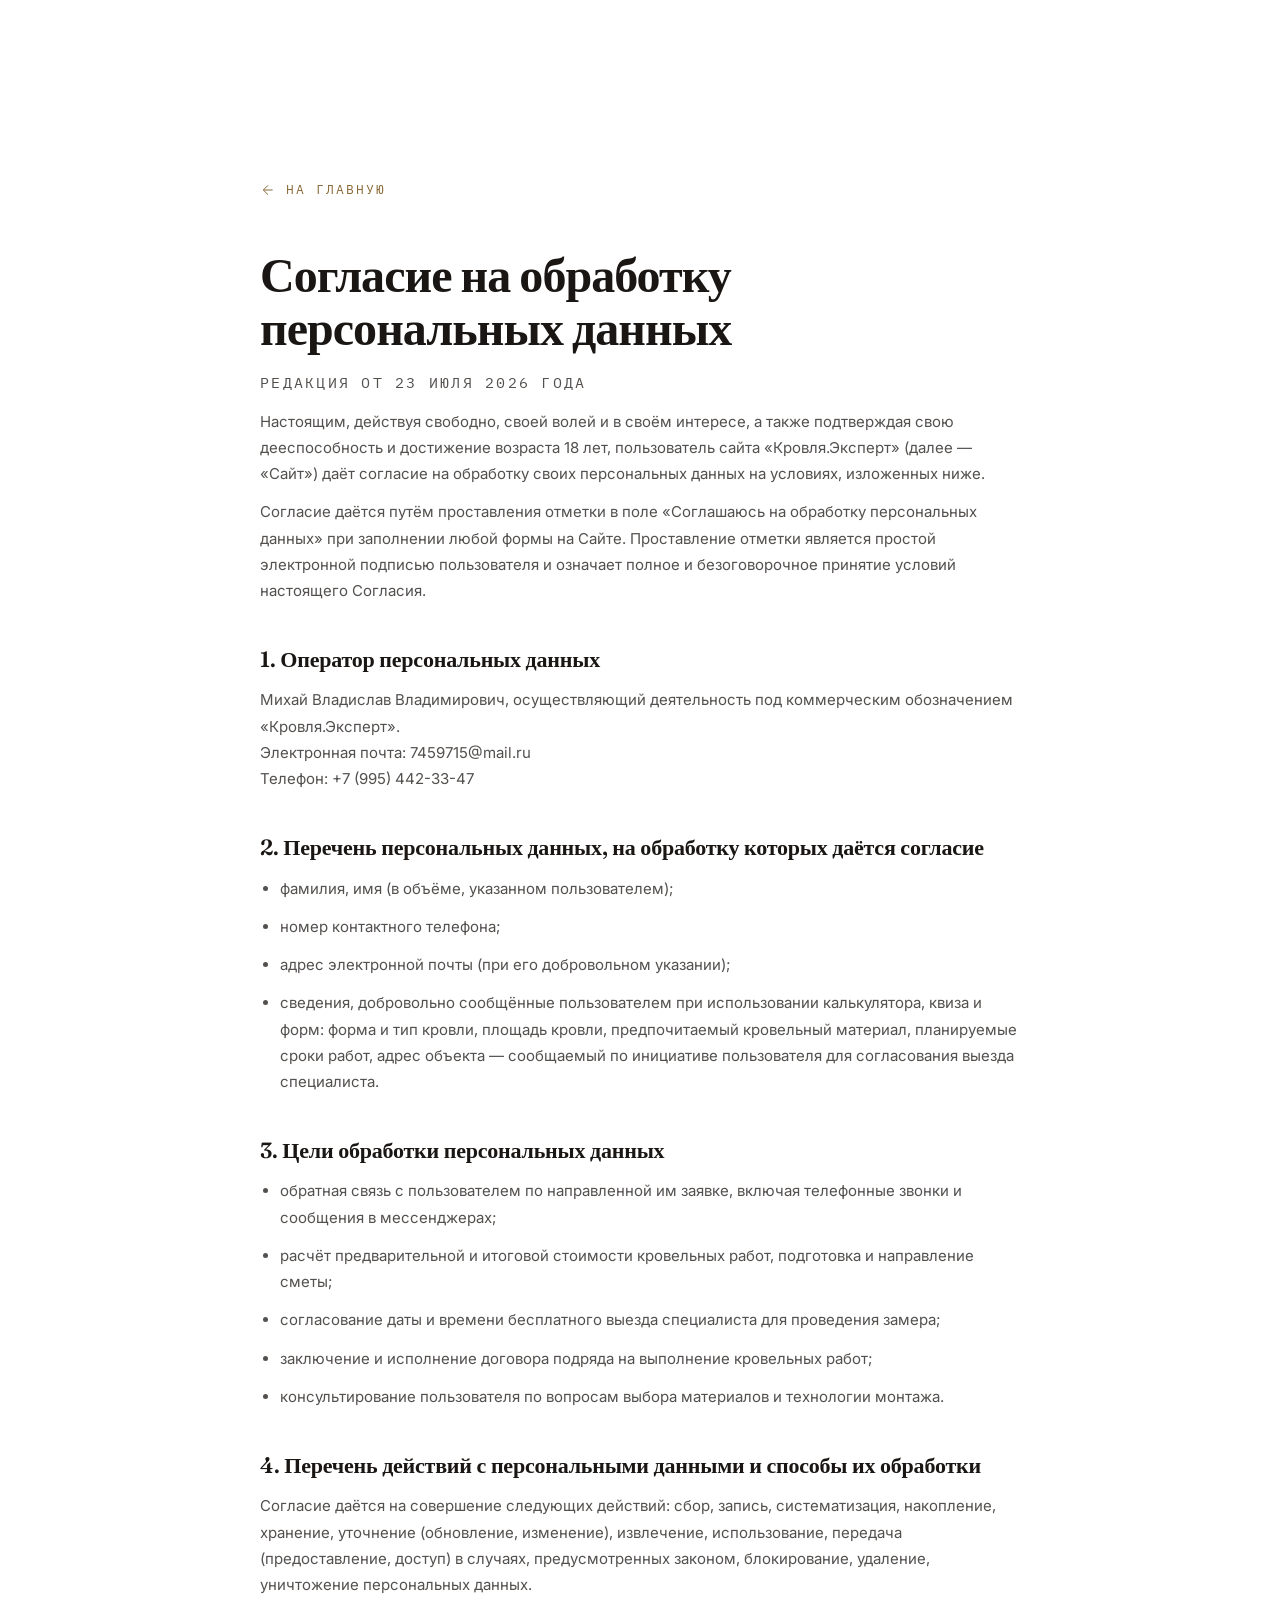
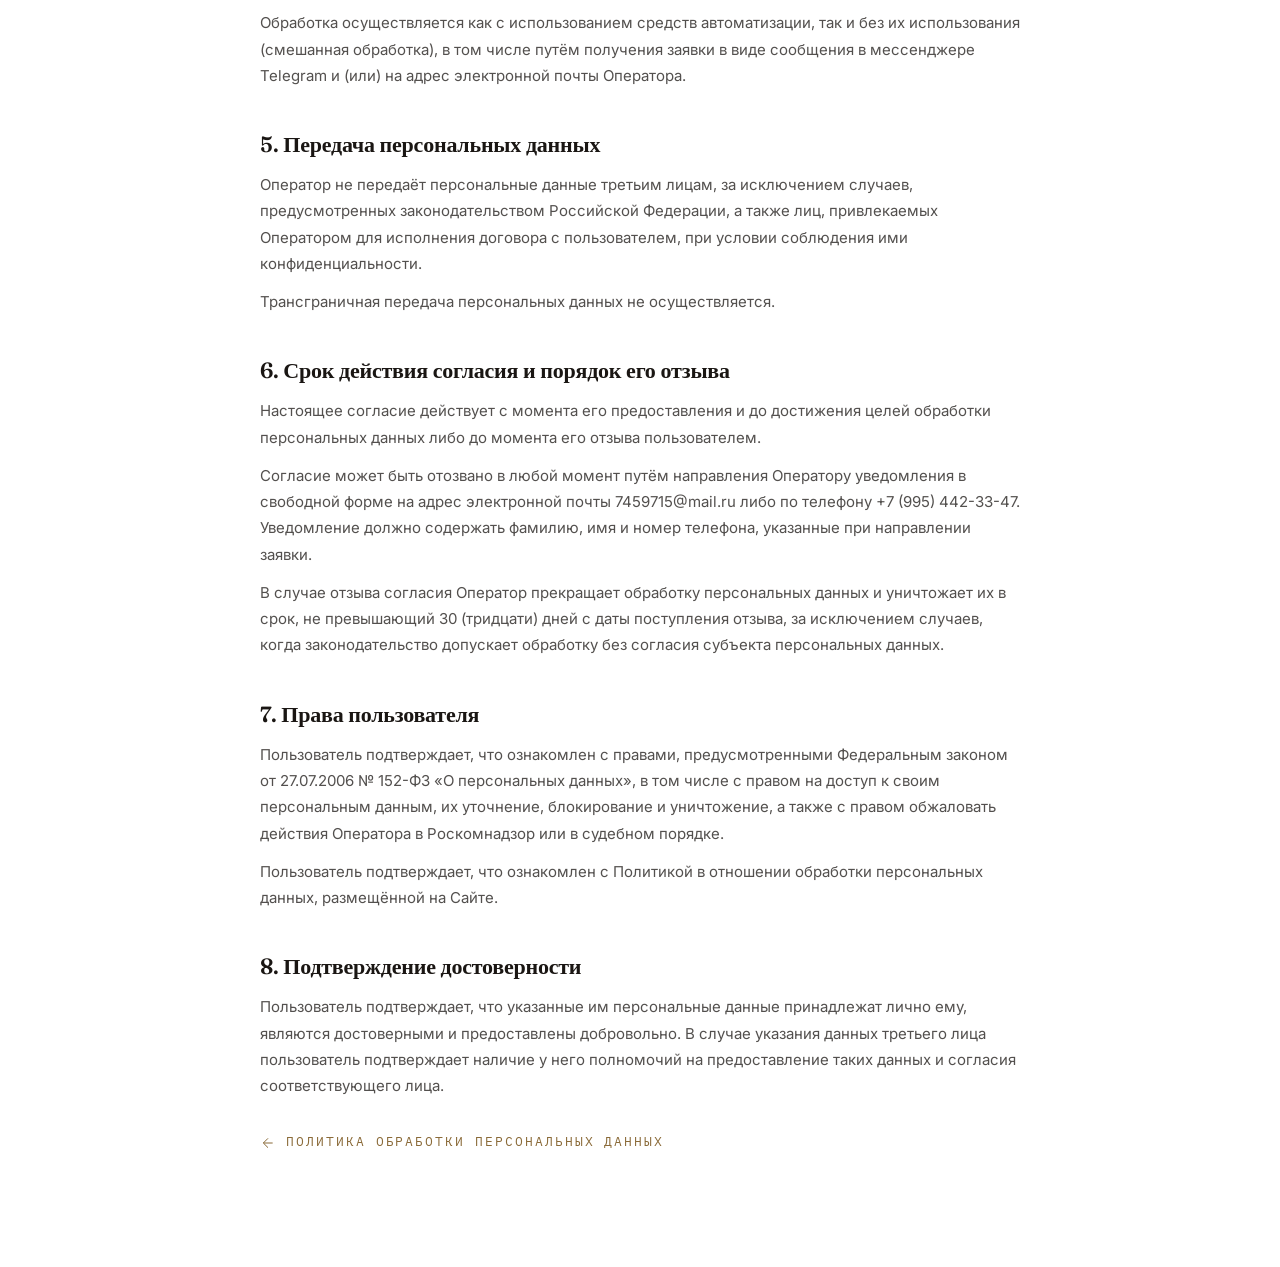
<file: consent.html>
<!DOCTYPE html>
<html lang="ru">
<head>
<meta charset="UTF-8">
<meta name="viewport" content="width=device-width, initial-scale=1.0">
<title>Согласие на обработку персональных данных — Кровля.Эксперт</title>
<meta name="robots" content="noindex">
<meta name="theme-color" content="#1A1613">
<link rel="icon" href="images/favicon.svg" type="image/svg+xml">
<link rel="preconnect" href="https://fonts.googleapis.com">
<link rel="preconnect" href="https://fonts.gstatic.com" crossorigin>
<link href="https://fonts.googleapis.com/css2?family=Fraunces:ital,opsz,wght@0,9..144,400;0,9..144,600;0,9..144,700;1,9..144,400&family=Inter:wght@300;400;500&family=IBM+Plex+Mono:wght@400;500&display=swap" rel="stylesheet">
<link rel="stylesheet" href="styles.css">
</head>
<body>

<section class="legal-page">
  <div class="legal-container">
    <a href="index.html" class="legal-back">
      <svg width="16" height="16" viewBox="0 0 24 24" fill="none" stroke="currentColor" stroke-width="1.5"><path d="M19 12H5M12 19l-7-7 7-7"/></svg>
      На главную
    </a>

    <h1>Согласие на обработку персональных данных</h1>
    <p class="legal-updated">Редакция от 23 июля 2026 года</p>

    <p>Настоящим, действуя свободно, своей волей и в своём интересе, а также подтверждая свою дееспособность и достижение возраста 18 лет, пользователь сайта «Кровля.Эксперт» (далее — «Сайт») даёт согласие на обработку своих персональных данных на условиях, изложенных ниже.</p>
    <p>Согласие даётся путём проставления отметки в поле «Соглашаюсь на обработку персональных данных» при заполнении любой формы на Сайте. Проставление отметки является простой электронной подписью пользователя и означает полное и безоговорочное принятие условий настоящего Согласия.</p>

    <h2>1. Оператор персональных данных</h2>
    <p>Михай Владислав Владимирович, осуществляющий деятельность под коммерческим обозначением «Кровля.Эксперт».<br>
    Электронная почта: <a href="mailto:7459715@mail.ru">7459715@mail.ru</a><br>
    Телефон: <a href="tel:+79954423347">+7 (995) 442-33-47</a></p>

    <h2>2. Перечень персональных данных, на обработку которых даётся согласие</h2>
    <ul>
      <li>фамилия, имя (в объёме, указанном пользователем);</li>
      <li>номер контактного телефона;</li>
      <li>адрес электронной почты (при его добровольном указании);</li>
      <li>сведения, добровольно сообщённые пользователем при использовании калькулятора, квиза и форм: форма и тип кровли, площадь кровли, предпочитаемый кровельный материал, планируемые сроки работ, адрес объекта — сообщаемый по инициативе пользователя для согласования выезда специалиста.</li>
    </ul>

    <h2>3. Цели обработки персональных данных</h2>
    <ul>
      <li>обратная связь с пользователем по направленной им заявке, включая телефонные звонки и сообщения в мессенджерах;</li>
      <li>расчёт предварительной и итоговой стоимости кровельных работ, подготовка и направление сметы;</li>
      <li>согласование даты и времени бесплатного выезда специалиста для проведения замера;</li>
      <li>заключение и исполнение договора подряда на выполнение кровельных работ;</li>
      <li>консультирование пользователя по вопросам выбора материалов и технологии монтажа.</li>
    </ul>

    <h2>4. Перечень действий с персональными данными и способы их обработки</h2>
    <p>Согласие даётся на совершение следующих действий: сбор, запись, систематизация, накопление, хранение, уточнение (обновление, изменение), извлечение, использование, передача (предоставление, доступ) в случаях, предусмотренных законом, блокирование, удаление, уничтожение персональных данных.</p>
    <p>Обработка осуществляется как с использованием средств автоматизации, так и без их использования (смешанная обработка), в том числе путём получения заявки в виде сообщения в мессенджере Telegram и (или) на адрес электронной почты Оператора.</p>

    <h2>5. Передача персональных данных</h2>
    <p>Оператор не передаёт персональные данные третьим лицам, за исключением случаев, предусмотренных законодательством Российской Федерации, а также лиц, привлекаемых Оператором для исполнения договора с пользователем, при условии соблюдения ими конфиденциальности.</p>
    <p>Трансграничная передача персональных данных не осуществляется.</p>

    <h2>6. Срок действия согласия и порядок его отзыва</h2>
    <p>Настоящее согласие действует с момента его предоставления и до достижения целей обработки персональных данных либо до момента его отзыва пользователем.</p>
    <p>Согласие может быть отозвано в любой момент путём направления Оператору уведомления в свободной форме на адрес электронной почты <a href="mailto:7459715@mail.ru">7459715@mail.ru</a> либо по телефону <a href="tel:+79954423347">+7 (995) 442-33-47</a>. Уведомление должно содержать фамилию, имя и номер телефона, указанные при направлении заявки.</p>
    <p>В случае отзыва согласия Оператор прекращает обработку персональных данных и уничтожает их в срок, не превышающий 30 (тридцати) дней с даты поступления отзыва, за исключением случаев, когда законодательство допускает обработку без согласия субъекта персональных данных.</p>

    <h2>7. Права пользователя</h2>
    <p>Пользователь подтверждает, что ознакомлен с правами, предусмотренными Федеральным законом от 27.07.2006 № 152-ФЗ «О персональных данных», в том числе с правом на доступ к своим персональным данным, их уточнение, блокирование и уничтожение, а также с правом обжаловать действия Оператора в Роскомнадзор или в судебном порядке.</p>
    <p>Пользователь подтверждает, что ознакомлен с <a href="privacy.html">Политикой в отношении обработки персональных данных</a>, размещённой на Сайте.</p>

    <h2>8. Подтверждение достоверности</h2>
    <p>Пользователь подтверждает, что указанные им персональные данные принадлежат лично ему, являются достоверными и предоставлены добровольно. В случае указания данных третьего лица пользователь подтверждает наличие у него полномочий на предоставление таких данных и согласия соответствующего лица.</p>

    <p style="margin-top:32px"><a href="privacy.html" class="legal-back" style="margin:0">
      <svg width="16" height="16" viewBox="0 0 24 24" fill="none" stroke="currentColor" stroke-width="1.5"><path d="M19 12H5M12 19l-7-7 7-7"/></svg>
      Политика обработки персональных данных
    </a></p>
  </div>
</section>

</body>
</html>
</file>
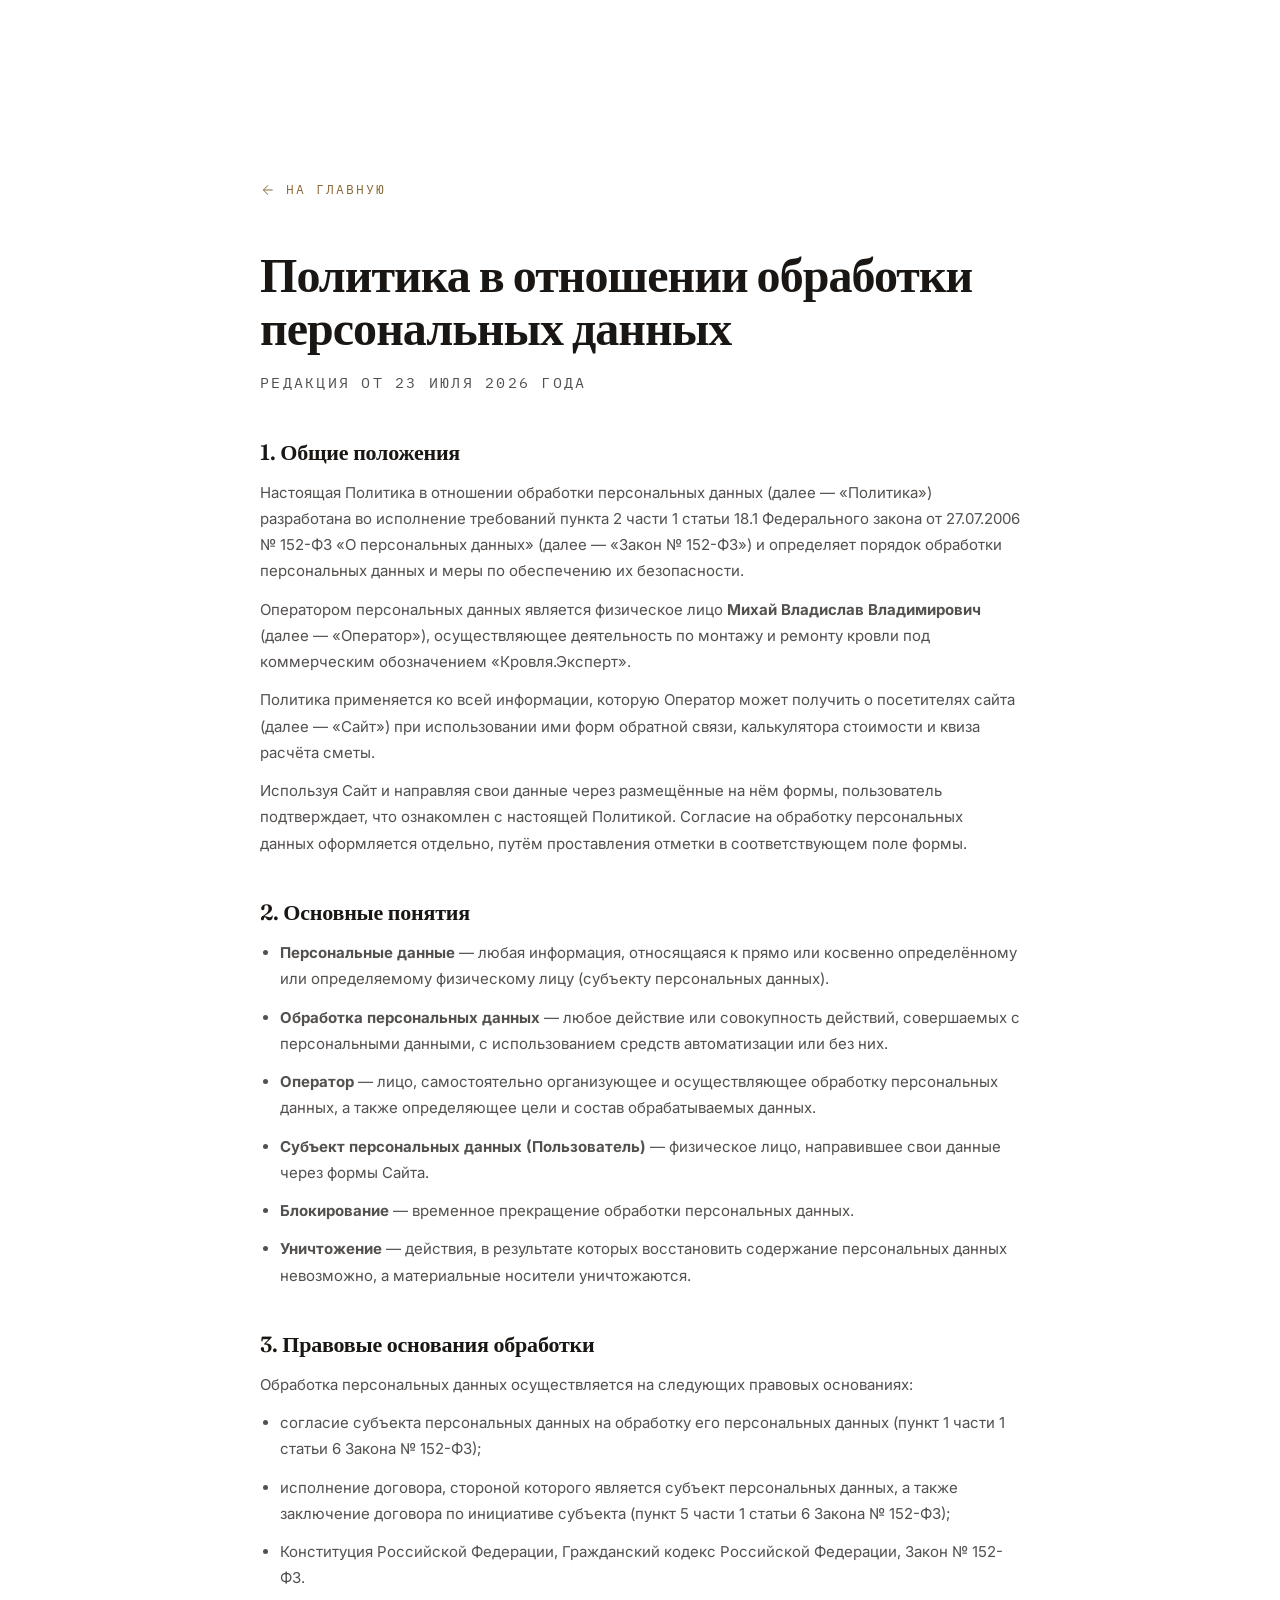
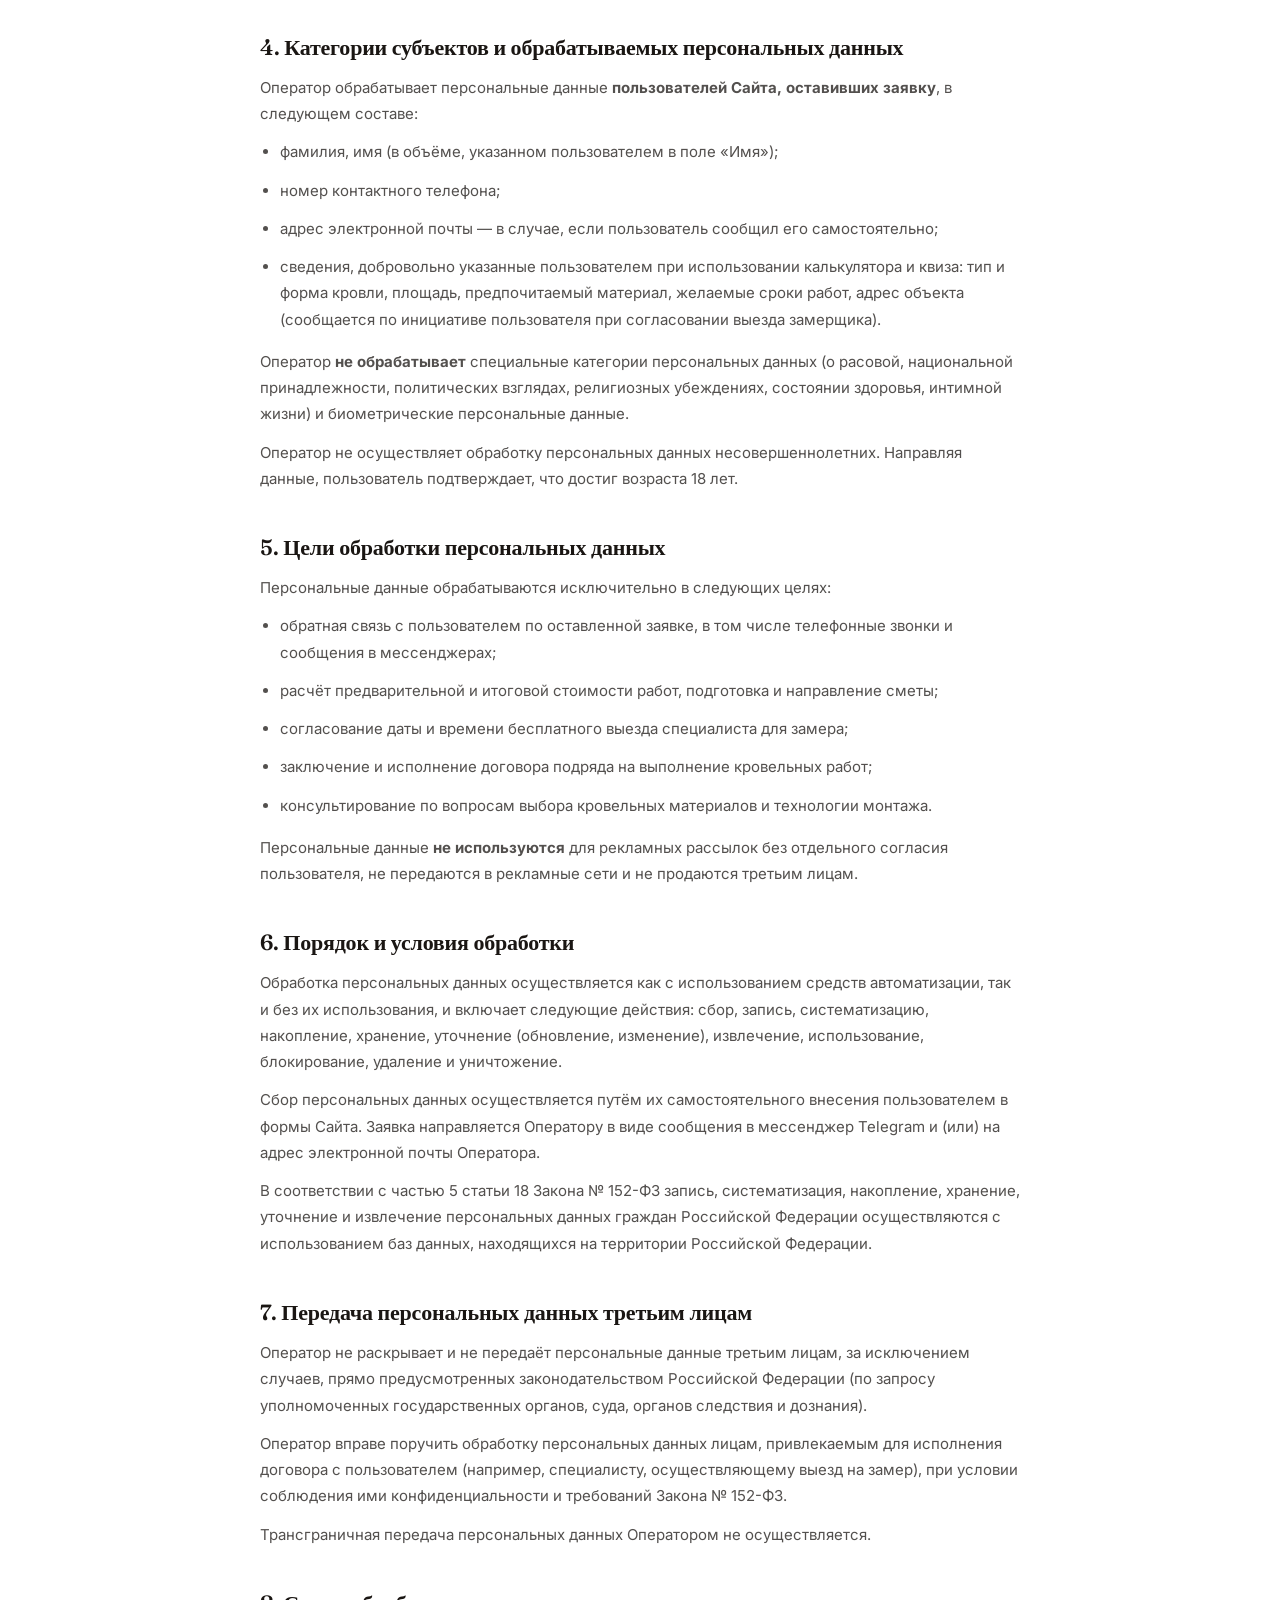
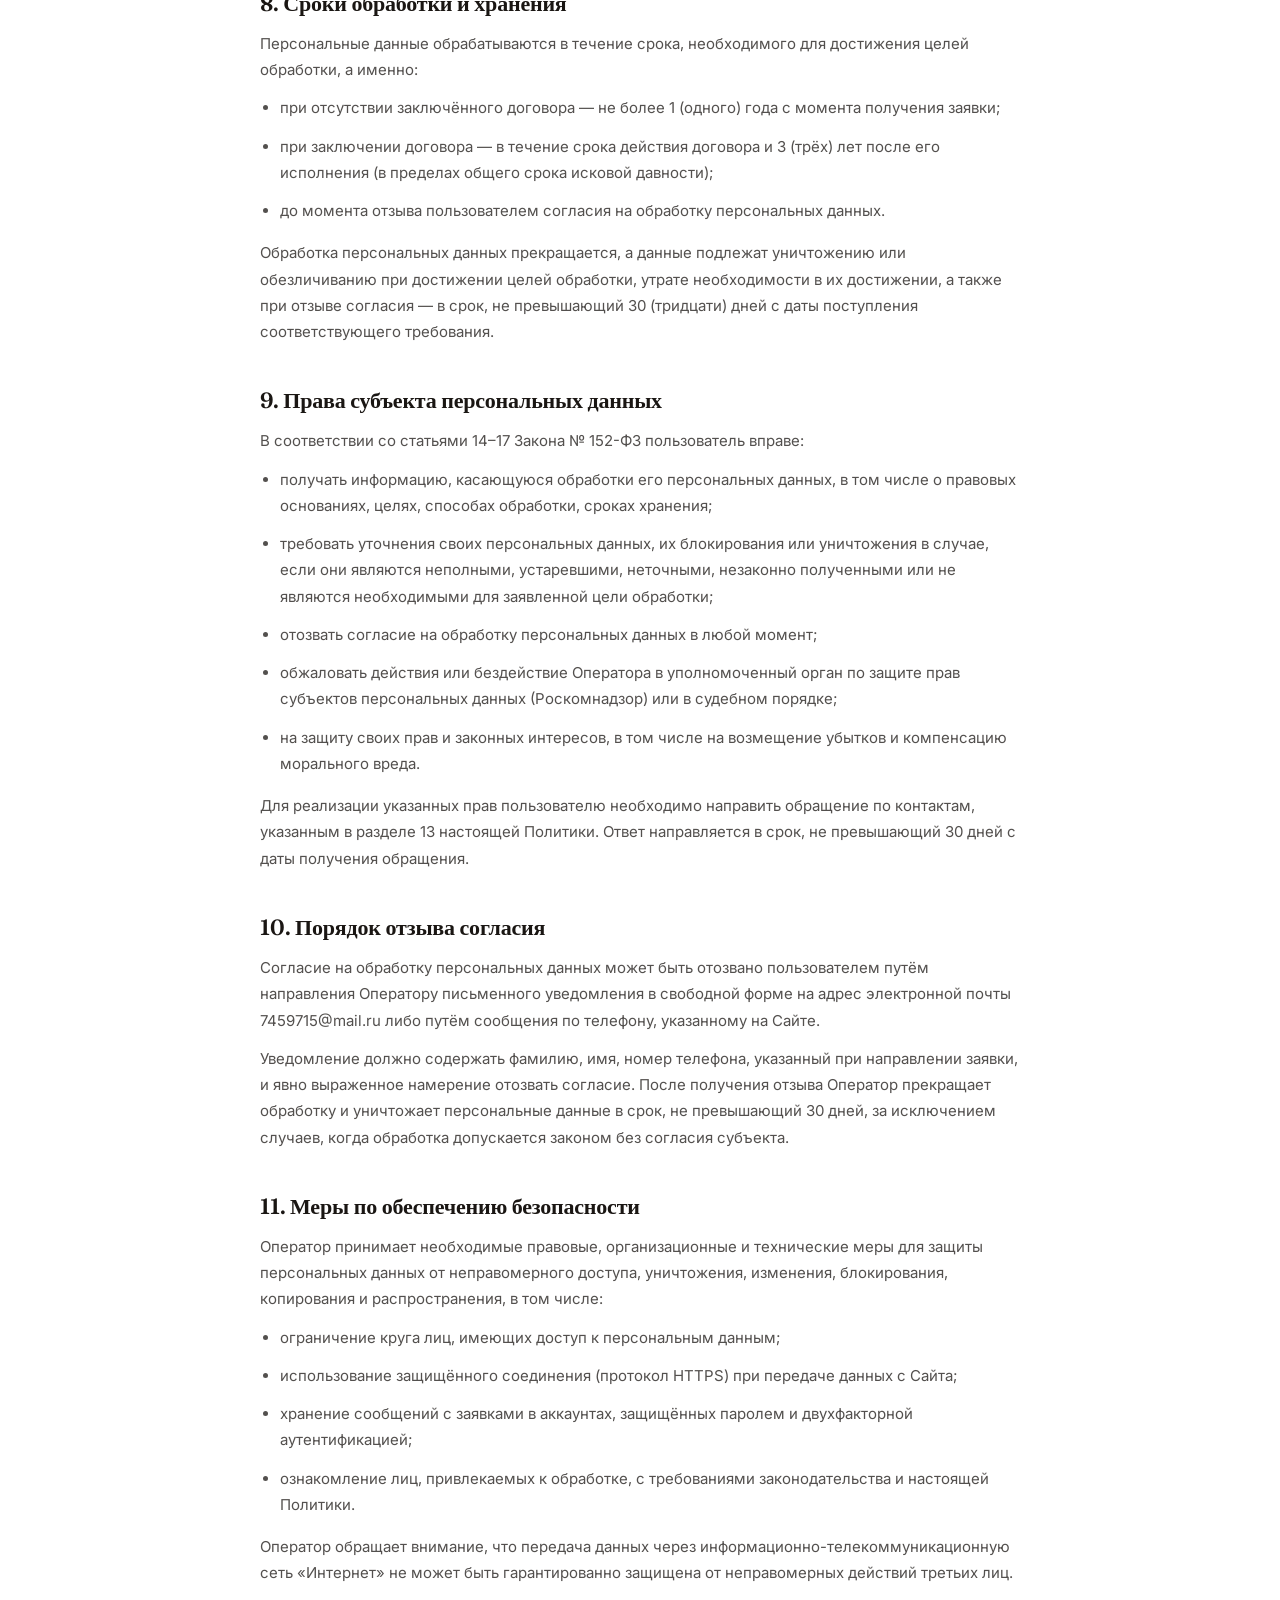
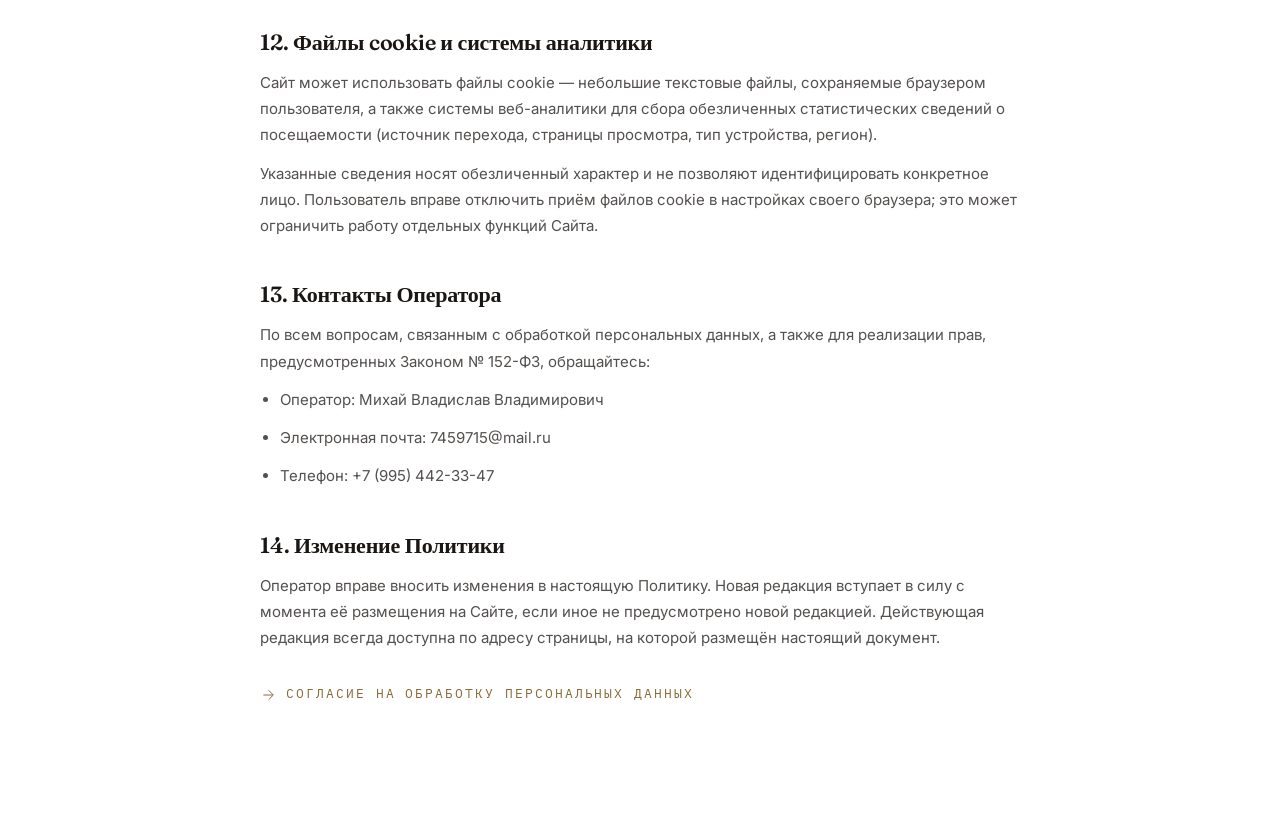
<file: privacy.html>
<!DOCTYPE html>
<html lang="ru">
<head>
<meta charset="UTF-8">
<meta name="viewport" content="width=device-width, initial-scale=1.0">
<title>Политика обработки персональных данных — Кровля.Эксперт</title>
<meta name="robots" content="noindex">
<meta name="theme-color" content="#1A1613">
<link rel="icon" href="images/favicon.svg" type="image/svg+xml">
<link rel="preconnect" href="https://fonts.googleapis.com">
<link rel="preconnect" href="https://fonts.gstatic.com" crossorigin>
<link href="https://fonts.googleapis.com/css2?family=Fraunces:ital,opsz,wght@0,9..144,400;0,9..144,600;0,9..144,700;1,9..144,400&family=Inter:wght@300;400;500&family=IBM+Plex+Mono:wght@400;500&display=swap" rel="stylesheet">
<link rel="stylesheet" href="styles.css">
</head>
<body>

<section class="legal-page">
  <div class="legal-container">
    <a href="index.html" class="legal-back">
      <svg width="16" height="16" viewBox="0 0 24 24" fill="none" stroke="currentColor" stroke-width="1.5"><path d="M19 12H5M12 19l-7-7 7-7"/></svg>
      На главную
    </a>

    <h1>Политика в отношении обработки персональных данных</h1>
    <p class="legal-updated">Редакция от 23 июля 2026 года</p>

    <h2>1. Общие положения</h2>
    <p>Настоящая Политика в отношении обработки персональных данных (далее — «Политика») разработана во исполнение требований пункта 2 части 1 статьи 18.1 Федерального закона от 27.07.2006 № 152-ФЗ «О персональных данных» (далее — «Закон № 152-ФЗ») и определяет порядок обработки персональных данных и меры по обеспечению их безопасности.</p>
    <p>Оператором персональных данных является физическое лицо <strong>Михай Владислав Владимирович</strong> (далее — «Оператор»), осуществляющее деятельность по монтажу и ремонту кровли под коммерческим обозначением «Кровля.Эксперт».</p>
    <p>Политика применяется ко всей информации, которую Оператор может получить о посетителях сайта (далее — «Сайт») при использовании ими форм обратной связи, калькулятора стоимости и квиза расчёта сметы.</p>
    <p>Используя Сайт и направляя свои данные через размещённые на нём формы, пользователь подтверждает, что ознакомлен с настоящей Политикой. Согласие на обработку персональных данных оформляется отдельно, путём проставления отметки в соответствующем поле формы.</p>

    <h2>2. Основные понятия</h2>
    <ul>
      <li><strong>Персональные данные</strong> — любая информация, относящаяся к прямо или косвенно определённому или определяемому физическому лицу (субъекту персональных данных).</li>
      <li><strong>Обработка персональных данных</strong> — любое действие или совокупность действий, совершаемых с персональными данными, с использованием средств автоматизации или без них.</li>
      <li><strong>Оператор</strong> — лицо, самостоятельно организующее и осуществляющее обработку персональных данных, а также определяющее цели и состав обрабатываемых данных.</li>
      <li><strong>Субъект персональных данных (Пользователь)</strong> — физическое лицо, направившее свои данные через формы Сайта.</li>
      <li><strong>Блокирование</strong> — временное прекращение обработки персональных данных.</li>
      <li><strong>Уничтожение</strong> — действия, в результате которых восстановить содержание персональных данных невозможно, а материальные носители уничтожаются.</li>
    </ul>

    <h2>3. Правовые основания обработки</h2>
    <p>Обработка персональных данных осуществляется на следующих правовых основаниях:</p>
    <ul>
      <li>согласие субъекта персональных данных на обработку его персональных данных (пункт 1 части 1 статьи 6 Закона № 152-ФЗ);</li>
      <li>исполнение договора, стороной которого является субъект персональных данных, а также заключение договора по инициативе субъекта (пункт 5 части 1 статьи 6 Закона № 152-ФЗ);</li>
      <li>Конституция Российской Федерации, Гражданский кодекс Российской Федерации, Закон № 152-ФЗ.</li>
    </ul>

    <h2>4. Категории субъектов и обрабатываемых персональных данных</h2>
    <p>Оператор обрабатывает персональные данные <strong>пользователей Сайта, оставивших заявку</strong>, в следующем составе:</p>
    <ul>
      <li>фамилия, имя (в объёме, указанном пользователем в поле «Имя»);</li>
      <li>номер контактного телефона;</li>
      <li>адрес электронной почты — в случае, если пользователь сообщил его самостоятельно;</li>
      <li>сведения, добровольно указанные пользователем при использовании калькулятора и квиза: тип и форма кровли, площадь, предпочитаемый материал, желаемые сроки работ, адрес объекта (сообщается по инициативе пользователя при согласовании выезда замерщика).</li>
    </ul>
    <p>Оператор <strong>не обрабатывает</strong> специальные категории персональных данных (о расовой, национальной принадлежности, политических взглядах, религиозных убеждениях, состоянии здоровья, интимной жизни) и биометрические персональные данные.</p>
    <p>Оператор не осуществляет обработку персональных данных несовершеннолетних. Направляя данные, пользователь подтверждает, что достиг возраста 18 лет.</p>

    <h2>5. Цели обработки персональных данных</h2>
    <p>Персональные данные обрабатываются исключительно в следующих целях:</p>
    <ul>
      <li>обратная связь с пользователем по оставленной заявке, в том числе телефонные звонки и сообщения в мессенджерах;</li>
      <li>расчёт предварительной и итоговой стоимости работ, подготовка и направление сметы;</li>
      <li>согласование даты и времени бесплатного выезда специалиста для замера;</li>
      <li>заключение и исполнение договора подряда на выполнение кровельных работ;</li>
      <li>консультирование по вопросам выбора кровельных материалов и технологии монтажа.</li>
    </ul>
    <p>Персональные данные <strong>не используются</strong> для рекламных рассылок без отдельного согласия пользователя, не передаются в рекламные сети и не продаются третьим лицам.</p>

    <h2>6. Порядок и условия обработки</h2>
    <p>Обработка персональных данных осуществляется как с использованием средств автоматизации, так и без их использования, и включает следующие действия: сбор, запись, систематизацию, накопление, хранение, уточнение (обновление, изменение), извлечение, использование, блокирование, удаление и уничтожение.</p>
    <p>Сбор персональных данных осуществляется путём их самостоятельного внесения пользователем в формы Сайта. Заявка направляется Оператору в виде сообщения в мессенджер Telegram и (или) на адрес электронной почты Оператора.</p>
    <p>В соответствии с частью 5 статьи 18 Закона № 152-ФЗ запись, систематизация, накопление, хранение, уточнение и извлечение персональных данных граждан Российской Федерации осуществляются с использованием баз данных, находящихся на территории Российской Федерации.</p>

    <h2>7. Передача персональных данных третьим лицам</h2>
    <p>Оператор не раскрывает и не передаёт персональные данные третьим лицам, за исключением случаев, прямо предусмотренных законодательством Российской Федерации (по запросу уполномоченных государственных органов, суда, органов следствия и дознания).</p>
    <p>Оператор вправе поручить обработку персональных данных лицам, привлекаемым для исполнения договора с пользователем (например, специалисту, осуществляющему выезд на замер), при условии соблюдения ими конфиденциальности и требований Закона № 152-ФЗ.</p>
    <p>Трансграничная передача персональных данных Оператором не осуществляется.</p>

    <h2>8. Сроки обработки и хранения</h2>
    <p>Персональные данные обрабатываются в течение срока, необходимого для достижения целей обработки, а именно:</p>
    <ul>
      <li>при отсутствии заключённого договора — не более 1 (одного) года с момента получения заявки;</li>
      <li>при заключении договора — в течение срока действия договора и 3 (трёх) лет после его исполнения (в пределах общего срока исковой давности);</li>
      <li>до момента отзыва пользователем согласия на обработку персональных данных.</li>
    </ul>
    <p>Обработка персональных данных прекращается, а данные подлежат уничтожению или обезличиванию при достижении целей обработки, утрате необходимости в их достижении, а также при отзыве согласия — в срок, не превышающий 30 (тридцати) дней с даты поступления соответствующего требования.</p>

    <h2>9. Права субъекта персональных данных</h2>
    <p>В соответствии со статьями 14–17 Закона № 152-ФЗ пользователь вправе:</p>
    <ul>
      <li>получать информацию, касающуюся обработки его персональных данных, в том числе о правовых основаниях, целях, способах обработки, сроках хранения;</li>
      <li>требовать уточнения своих персональных данных, их блокирования или уничтожения в случае, если они являются неполными, устаревшими, неточными, незаконно полученными или не являются необходимыми для заявленной цели обработки;</li>
      <li>отозвать согласие на обработку персональных данных в любой момент;</li>
      <li>обжаловать действия или бездействие Оператора в уполномоченный орган по защите прав субъектов персональных данных (Роскомнадзор) или в судебном порядке;</li>
      <li>на защиту своих прав и законных интересов, в том числе на возмещение убытков и компенсацию морального вреда.</li>
    </ul>
    <p>Для реализации указанных прав пользователю необходимо направить обращение по контактам, указанным в разделе 13 настоящей Политики. Ответ направляется в срок, не превышающий 30 дней с даты получения обращения.</p>

    <h2>10. Порядок отзыва согласия</h2>
    <p>Согласие на обработку персональных данных может быть отозвано пользователем путём направления Оператору письменного уведомления в свободной форме на адрес электронной почты <a href="mailto:7459715@mail.ru">7459715@mail.ru</a> либо путём сообщения по телефону, указанному на Сайте.</p>
    <p>Уведомление должно содержать фамилию, имя, номер телефона, указанный при направлении заявки, и явно выраженное намерение отозвать согласие. После получения отзыва Оператор прекращает обработку и уничтожает персональные данные в срок, не превышающий 30 дней, за исключением случаев, когда обработка допускается законом без согласия субъекта.</p>

    <h2>11. Меры по обеспечению безопасности</h2>
    <p>Оператор принимает необходимые правовые, организационные и технические меры для защиты персональных данных от неправомерного доступа, уничтожения, изменения, блокирования, копирования и распространения, в том числе:</p>
    <ul>
      <li>ограничение круга лиц, имеющих доступ к персональным данным;</li>
      <li>использование защищённого соединения (протокол HTTPS) при передаче данных с Сайта;</li>
      <li>хранение сообщений с заявками в аккаунтах, защищённых паролем и двухфакторной аутентификацией;</li>
      <li>ознакомление лиц, привлекаемых к обработке, с требованиями законодательства и настоящей Политики.</li>
    </ul>
    <p>Оператор обращает внимание, что передача данных через информационно-телекоммуникационную сеть «Интернет» не может быть гарантированно защищена от неправомерных действий третьих лиц.</p>

    <h2>12. Файлы cookie и системы аналитики</h2>
    <p>Сайт может использовать файлы cookie — небольшие текстовые файлы, сохраняемые браузером пользователя, а также системы веб-аналитики для сбора обезличенных статистических сведений о посещаемости (источник перехода, страницы просмотра, тип устройства, регион).</p>
    <p>Указанные сведения носят обезличенный характер и не позволяют идентифицировать конкретное лицо. Пользователь вправе отключить приём файлов cookie в настройках своего браузера; это может ограничить работу отдельных функций Сайта.</p>

    <h2>13. Контакты Оператора</h2>
    <p>По всем вопросам, связанным с обработкой персональных данных, а также для реализации прав, предусмотренных Законом № 152-ФЗ, обращайтесь:</p>
    <ul>
      <li>Оператор: Михай Владислав Владимирович</li>
      <li>Электронная почта: <a href="mailto:7459715@mail.ru">7459715@mail.ru</a></li>
      <li>Телефон: <a href="tel:+79954423347">+7 (995) 442-33-47</a></li>
    </ul>

    <h2>14. Изменение Политики</h2>
    <p>Оператор вправе вносить изменения в настоящую Политику. Новая редакция вступает в силу с момента её размещения на Сайте, если иное не предусмотрено новой редакцией. Действующая редакция всегда доступна по адресу страницы, на которой размещён настоящий документ.</p>

    <p style="margin-top:32px"><a href="consent.html" class="legal-back" style="margin:0">
      <svg width="16" height="16" viewBox="0 0 24 24" fill="none" stroke="currentColor" stroke-width="1.5"><path d="M5 12h14M13 5l7 7-7 7"/></svg>
      Согласие на обработку персональных данных
    </a></p>
  </div>
</section>

</body>
</html>
</file>
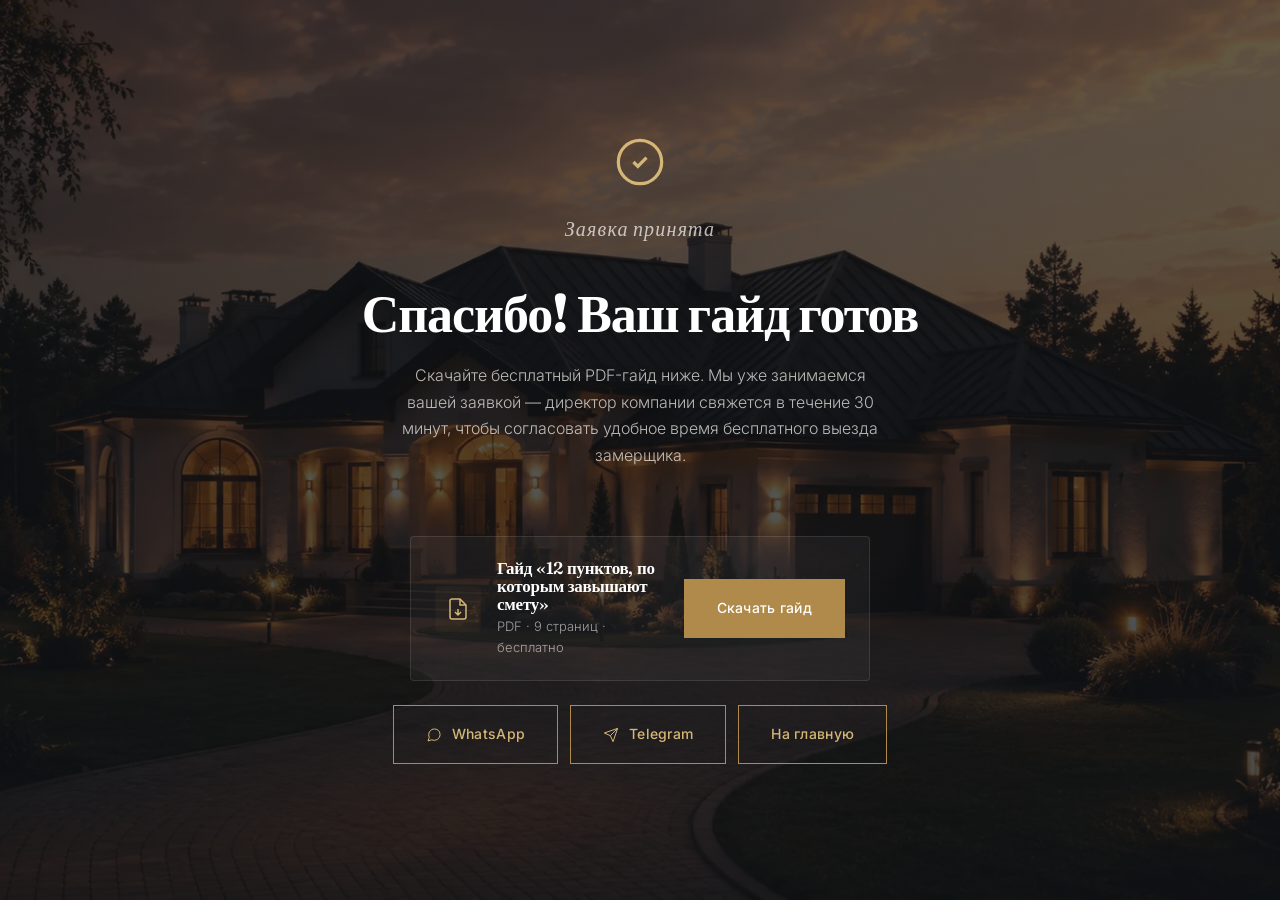
<file: thanks.html>
<!DOCTYPE html>
<html lang="ru">
<head>
<meta charset="UTF-8">
<meta name="viewport" content="width=device-width, initial-scale=1.0">
<title>Заявка отправлена — Кровля.Эксперт</title>
<meta name="robots" content="noindex">
<link rel="icon" href="images/favicon.svg" type="image/svg+xml">
<link rel="preconnect" href="https://fonts.googleapis.com">
<link rel="preconnect" href="https://fonts.gstatic.com" crossorigin>
<link href="https://fonts.googleapis.com/css2?family=Fraunces:ital,opsz,wght@0,9..144,400;0,9..144,600;0,9..144,700;1,9..144,300;1,9..144,400&family=Inter:wght@300;400;500&family=IBM+Plex+Mono:wght@400;500&display=swap" rel="stylesheet">
<link rel="stylesheet" href="styles.css">
</head>
<body>

<section class="simple-page" style="background-image:url('images/final-cta-bg.webp')">
  <svg class="simple-page-icon" width="52" height="52" viewBox="0 0 24 24" fill="none" stroke="currentColor" stroke-width="1.5"><circle cx="12" cy="12" r="10"/><path d="m9 12 2 2 4-4"/></svg>
  <p class="simple-page-code">Заявка принята</p>
  <h1>Спасибо! Ваш гайд готов</h1>
  <p>Скачайте бесплатный PDF-гайд ниже. Мы уже занимаемся вашей заявкой — директор компании свяжется в течение 30 минут, чтобы согласовать удобное время бесплатного выезда замерщика.</p>

  <div class="thanks-guide">
    <div class="thanks-guide-ic">
      <svg width="24" height="24" viewBox="0 0 24 24" fill="none" stroke="currentColor" stroke-width="1.5"><path d="M14 2H6a2 2 0 0 0-2 2v16a2 2 0 0 0 2 2h12a2 2 0 0 0 2-2V8z"/><path d="M14 2v6h6M12 18v-6M9 15l3 3 3-3"/></svg>
    </div>
    <div class="thanks-guide-body">
      <h3>Гайд «12 пунктов, по которым завышают смету»</h3>
      <p>PDF · 9 страниц · бесплатно</p>
    </div>
    <a href="guide-smeta.pdf" download class="btn btn-gold">Скачать гайд</a>
  </div>

  <div class="cta-actions" style="justify-content:center;display:flex;flex-wrap:wrap;gap:12px;margin-top:24px">
    <a href="https://wa.me/79954423347" target="_blank" rel="noopener noreferrer" class="btn btn-outline btn-outline--dark">
      <svg width="16" height="16" viewBox="0 0 24 24" fill="none" stroke="currentColor" stroke-width="1.5"><path d="M21 11.5a8.38 8.38 0 0 1-.9 3.8 8.5 8.5 0 0 1-7.6 4.7 8.38 8.38 0 0 1-3.8-.9L3 21l1.9-5.7a8.38 8.38 0 0 1-.9-3.8 8.5 8.5 0 0 1 4.7-7.6 8.38 8.38 0 0 1 3.8-.9h.5a8.48 8.48 0 0 1 8 8v.5Z"/></svg>
      WhatsApp
    </a>
    <a href="https://t.me/+79954423347" target="_blank" rel="noopener noreferrer" class="btn btn-outline btn-outline--dark">
      <svg width="16" height="16" viewBox="0 0 24 24" fill="none" stroke="currentColor" stroke-width="1.5"><path d="m22 2-7 20-4-9-9-4Z"/><path d="M22 2 11 13"/></svg>
      Telegram
    </a>
    <a href="index.html" class="btn btn-outline btn-outline--dark">
      На главную
    </a>
  </div>
</section>

</body>
</html>
</file>
<file: styles.css>
/* ==========================================================================
   Кровля.Эксперт — премиальный лендинг
   Палитра: шампанское золото + кремовый
   Шрифты: Fraunces (display serif) + Inter (sans)
   ========================================================================== */

:root {
  /* Основа — чистые нейтральные тона */
  --cream: #FFFFFF;         /* основной фон — чистый белый */
  --cream-warm: #F5F3EF;    /* альт-секции — тёплый нейтральный, но не жёлтый */
  --cream-deep: #E8E4DC;    /* карточки-плейсхолдеры */

  /* Золото — только как акцент, не как база */
  --gold: #B08A4A;
  --gold-light: #D4B776;
  --gold-dark: #8A6A38;
  --gold-soft: rgba(176, 138, 74, 0.06);
  --gold-line: rgba(26, 22, 19, 0.10);   /* hairline — не золотая, а серо-графитовая */

  /* Тёмный */
  --ink: #1A1613;
  --ink-soft: #2A2420;
  --ink-line: rgba(255, 255, 255, 0.10);

  --font-display: 'Fraunces', 'Times New Roman', serif;
  --font-body: 'Inter', -apple-system, sans-serif;
  --font-mono: 'IBM Plex Mono', monospace;

  --ease-lux: cubic-bezier(0.22, 1, 0.36, 1);
  --content-max: 1360px;

  --sp-section-y: 72px;
  --sp-section-x: 20px;
}

@media (min-width: 640px) {
  :root { --sp-section-y: 96px; --sp-section-x: 32px; }
}
@media (min-width: 1024px) {
  :root { --sp-section-y: 128px; --sp-section-x: 64px; }
}

* { box-sizing: border-box; margin: 0; padding: 0; }

html { scroll-behavior: smooth; -webkit-text-size-adjust: 100%; }

body {
  font-family: var(--font-body);
  background: var(--cream);
  color: var(--ink);
  -webkit-font-smoothing: antialiased;
  -moz-osx-font-smoothing: grayscale;
  line-height: 1.6;
  overflow-x: hidden;
}

h1, h2, h3, h4 {
  font-family: var(--font-display);
  font-weight: 700;
  line-height: 1.05;
  letter-spacing: -0.015em;
  font-variation-settings: "opsz" 48, "SOFT" 30;
}

img { max-width: 100%; display: block; }
a { color: inherit; text-decoration: none; }
button { font: inherit; cursor: pointer; background: none; border: none; color: inherit; }
input { font: inherit; color: inherit; }

::selection { background: var(--gold); color: var(--cream); }

:focus-visible {
  outline: 1.5px solid var(--gold);
  outline-offset: 4px;
}

/* ==========================================================================
   Layout utilities
   ========================================================================== */

.section { padding: var(--sp-section-y) var(--sp-section-x); }
.container { max-width: var(--content-max); margin: 0 auto; }

/* Эyebrow — тонкая надпись капителью */
.eyebrow {
  font-family: var(--font-mono);
  font-size: 11px;
  text-transform: uppercase;
  letter-spacing: 0.22em;
  color: var(--gold-dark);
  margin-bottom: 20px;
  display: inline-flex;
  align-items: center;
  gap: 12px;
}
.eyebrow::before {
  content: '';
  width: 24px;
  height: 1px;
  background: var(--gold);
}

/* Секционная римская нумерация — фирменная деталь */
.section-number {
  font-family: var(--font-display);
  font-style: italic;
  font-weight: 300;
  font-size: 14px;
  letter-spacing: 0.1em;
  color: var(--gold);
  margin-bottom: 32px;
  display: block;
}

.grid { display: grid; gap: 24px; }
.tabular { font-variant-numeric: tabular-nums; }

/* Тонкая золотая hairline */
.hairline { height: 1px; background: var(--gold-line); border: 0; }
.hairline-dark { height: 1px; background: var(--ink-line); border: 0; }

/* ==========================================================================
   Кнопки
   ========================================================================== */

.btn {
  display: inline-flex;
  align-items: center;
  justify-content: center;
  gap: 10px;
  padding: 17px 32px;
  font-size: 14px;
  font-weight: 500;
  letter-spacing: 0.02em;
  transition: all 0.4s var(--ease-lux);
  border: 1px solid transparent;
  white-space: nowrap;
  font-family: var(--font-body);
  position: relative;
  overflow: hidden;
}
.btn:active { transform: scale(0.98); }

.btn-primary {
  background: var(--ink);
  color: var(--cream);
  border-color: var(--ink);
}
.btn-primary::before {
  content: '';
  position: absolute;
  inset: 0;
  background: linear-gradient(135deg, var(--gold-dark), var(--gold));
  opacity: 0;
  transition: opacity 0.4s var(--ease-lux);
  z-index: 0;
}
.btn-primary > * { position: relative; z-index: 1; }
.btn-primary:hover::before { opacity: 1; }
.btn-primary:hover { border-color: var(--gold); }

.btn-gold {
  background: var(--gold);
  color: var(--cream);
  border-color: var(--gold);
}
.btn-gold:hover { background: var(--gold-dark); border-color: var(--gold-dark); }

.btn-outline {
  border-color: var(--gold);
  color: var(--gold-dark);
  background: transparent;
}
.btn-outline:hover { background: var(--gold-soft); }

.btn-outline--dark {
  border-color: var(--gold);
  color: var(--gold-light);
}
.btn-outline--dark:hover { background: rgba(212,183,118,0.08); color: var(--cream); }

.btn-block { width: 100%; }

.spinner {
  display: inline-block;
  width: 16px; height: 16px;
  border: 2px solid rgba(255,255,255,0.3);
  border-top-color: currentColor;
  border-radius: 50%;
  animation: spin 0.7s linear infinite;
}
@keyframes spin { to { transform: rotate(360deg); } }

/* ==========================================================================
   Формы
   ========================================================================== */

.field {
  width: 100%;
  background: transparent;
  border: none;
  border-bottom: 1px solid var(--gold-line);
  padding: 14px 0;
  color: var(--cream);
  transition: border-color 0.3s var(--ease-lux);
  font-size: 15px;
}
.field::placeholder { color: rgba(251,248,242,0.4); }
.field:focus { outline: none; border-color: var(--gold-light); }

.field--light {
  border: 1px solid var(--gold-line);
  padding: 17px 20px;
  color: var(--ink);
  background: var(--cream);
  font-size: 15px;
}
.field--light::placeholder { color: rgba(26,22,19,0.4); }
.field--light:focus { outline: none; border-color: var(--gold); background: #fff; }

.field-error { font-size: 12px; color: #B0453C; margin-top: 6px; letter-spacing: 0.01em; }

.honeypot { position: absolute; left: -9999px; width: 1px; height: 1px; opacity: 0; }

.link-underline {
  position: relative;
  background-image: linear-gradient(currentColor, currentColor);
  background-size: 0% 1px;
  background-position: 0 100%;
  background-repeat: no-repeat;
  transition: background-size 0.5s var(--ease-lux);
}
.link-underline:hover { background-size: 100% 1px; }

/* ==========================================================================
   Scroll-reveal
   ========================================================================== */

.reveal { opacity: 1; transform: none; }
.js .reveal {
  opacity: 0;
  transform: translateY(20px);
  transition: opacity 0.9s var(--ease-lux), transform 0.9s var(--ease-lux);
}
.js .reveal.is-visible { opacity: 1; transform: translateY(0); }
.reveal-delay-1 { transition-delay: 0.1s; }
.reveal-delay-2 { transition-delay: 0.2s; }
.reveal-delay-3 { transition-delay: 0.3s; }
.reveal-delay-4 { transition-delay: 0.4s; }
.reveal-delay-5 { transition-delay: 0.5s; }

@media (prefers-reduced-motion: reduce) {
  *, *::before, *::after {
    animation-duration: 0.01ms !important;
    transition-duration: 0.01ms !important;
    scroll-behavior: auto !important;
  }
}

/* ==========================================================================
   Topbar
   ========================================================================== */

.topbar {
  background: var(--ink);
  color: var(--cream);
  padding: 10px 16px;
  font-size: 12px;
  text-align: center;
  position: relative;
  z-index: 5;
}
.topbar::after {
  content: '';
  position: absolute;
  bottom: 0; left: 0; right: 0;
  height: 1px;
  background: linear-gradient(90deg, transparent, var(--gold), transparent);
}
.topbar-inner {
  max-width: var(--content-max);
  margin: 0 auto;
  display: flex;
  align-items: center;
  justify-content: center;
  gap: 12px;
  flex-wrap: wrap;
  letter-spacing: 0.03em;
}
.topbar-dot {
  width: 6px; height: 6px;
  border-radius: 50%;
  background: var(--gold-light);
  flex-shrink: 0;
  animation: pulse-dot 2.4s infinite;
}
@keyframes pulse-dot {
  0%, 100% { opacity: 1; box-shadow: 0 0 0 0 rgba(212,183,118,0.5); }
  50% { opacity: 0.5; box-shadow: 0 0 0 6px rgba(212,183,118,0); }
}
.topbar strong { color: var(--gold-light); font-weight: 500; }

/* ==========================================================================
   Header — sticky, всегда с фоном. Прозрачным делаем только когда наверху над Hero.
   ========================================================================== */

.header {
  position: sticky;
  top: 0;
  z-index: 40;
  background: var(--ink);
  transition: background 0.4s var(--ease-lux), border-color 0.4s var(--ease-lux);
  border-bottom: 1px solid var(--ink-line);
}
.header.is-scrolled {
  background: rgba(255,255,255,0.94);
  backdrop-filter: blur(20px);
  -webkit-backdrop-filter: blur(20px);
  border-bottom-color: var(--gold-line);
}

.header-inner {
  max-width: var(--content-max);
  margin: 0 auto;
  padding: 16px 20px;
  display: flex;
  align-items: center;
  justify-content: space-between;
  gap: 24px;
}
@media (min-width: 768px) { .header-inner { padding: 20px 48px; } }
@media (min-width: 1024px) { .header-inner { padding: 20px 64px; } }

.header-logo {
  display: flex;
  align-items: center;
  gap: 10px;
  color: var(--cream);
  transition: color 0.3s var(--ease-lux);
  flex-shrink: 0;
}
.header.is-scrolled .header-logo { color: var(--ink); }
.header-logo-text {
  font-family: var(--font-display);
  font-size: 20px;
  font-weight: 600;
  letter-spacing: -0.02em;
  line-height: 1;
}
.header-logo-text em {
  font-style: italic;
  font-weight: 400;
  color: var(--gold);
  font-variation-settings: "opsz" 144;
}

.header-nav {
  display: none;
  gap: 28px;
}
@media (min-width: 1024px) { .header-nav { display: flex; } }
.header-nav a {
  font-size: 13px;
  font-weight: 500;
  color: rgba(255,255,255,0.75);
  letter-spacing: 0.02em;
  transition: color 0.3s var(--ease-lux);
  position: relative;
  padding: 4px 0;
}
.header-nav a:hover { color: var(--gold-light); }
.header.is-scrolled .header-nav a { color: rgba(26,22,19,0.7); }
.header.is-scrolled .header-nav a:hover { color: var(--gold-dark); }

.header-right {
  display: flex;
  align-items: center;
  gap: 16px;
  flex-shrink: 0;
}

.header-phone {
  display: none;
  align-items: center;
  gap: 8px;
  font-size: 14px;
  font-weight: 500;
  color: var(--cream);
  transition: color 0.3s var(--ease-lux);
}
@media (min-width: 900px) { .header-phone { display: inline-flex; } }
.header-phone svg { color: var(--gold-light); }
.header-phone:hover { color: var(--gold-light); }
.header.is-scrolled .header-phone { color: var(--ink); }
.header.is-scrolled .header-phone svg { color: var(--gold); }
.header.is-scrolled .header-phone:hover { color: var(--gold-dark); }

.btn-header {
  padding: 12px 20px;
  font-size: 13px;
  display: none;
}
@media (min-width: 640px) { .btn-header { display: inline-flex; } }

/* Бургер — только на мобилке */
.header-burger {
  display: flex;
  flex-direction: column;
  justify-content: center;
  gap: 5px;
  width: 40px;
  height: 40px;
  padding: 0;
  align-items: center;
}
@media (min-width: 1024px) { .header-burger { display: none; } }
.header-burger span {
  display: block;
  width: 22px;
  height: 1.5px;
  background: var(--cream);
  transition: all 0.3s var(--ease-lux);
}
.header.is-scrolled .header-burger span { background: var(--ink); }
.header-burger[aria-expanded="true"] span:nth-child(1) { transform: translateY(6.5px) rotate(45deg); }
.header-burger[aria-expanded="true"] span:nth-child(2) { opacity: 0; }
.header-burger[aria-expanded="true"] span:nth-child(3) { transform: translateY(-6.5px) rotate(-45deg); }

/* Выпадающее меню */
.header-mobile-menu {
  position: fixed;
  top: 0;
  left: 0;
  right: 0;
  background: var(--ink);
  padding: 16px 24px 40px;
  display: flex;
  flex-direction: column;
  gap: 4px;
  transform: translateY(-100%);
  transition: transform 0.5s var(--ease-lux);
  z-index: 39;
  border-bottom: 1px solid var(--ink-line);
  max-height: 100vh;
  overflow-y: auto;
}
.header-mobile-menu.is-open { transform: translateY(0); }
@media (min-width: 1024px) { .header-mobile-menu { display: none; } }
.header-mobile-menu a {
  font-family: var(--font-display);
  font-size: 22px;
  font-weight: 500;
  color: var(--cream);
  padding: 16px 0;
  border-bottom: 1px solid var(--ink-line);
  letter-spacing: -0.01em;
  display: flex;
  align-items: center;
  gap: 12px;
}
.header-mobile-menu a:last-child { border-bottom: 0; }
.header-mobile-divider {
  height: 1px;
  background: var(--gold);
  margin: 16px 0 8px;
  opacity: 0.4;
}
.header-mobile-phone svg { color: var(--gold-light); }

/* ==========================================================================
   Footer — полноценный, 4 колонки на десктопе
   ========================================================================== */

/* ==========================================================================
   HERO
   ========================================================================== */

.hero {
  position: relative;
  min-height: calc(100svh - 112px);
  background: var(--ink);
  color: var(--cream);
  overflow: hidden;
  display: flex;
  flex-direction: column;
}

.hero-bg {
  position: absolute;
  inset: 0;
  background-image: url('images/hero-roof-bg.webp');
  background-size: cover;
  background-position: center;
}
.hero-overlay-1 {
  position: absolute;
  inset: 0;
  background:
    linear-gradient(to bottom, rgba(17,20,24,0.55) 0%, rgba(17,20,24,0.35) 35%, rgba(17,20,24,0.72) 100%);
}
.hero-overlay-2 {
  position: absolute;
  inset: 0;
  background: linear-gradient(90deg, rgba(17,20,24,0.55) 0%, rgba(17,20,24,0.15) 55%, transparent 100%);
}

/* Тонкая рамка «этикетка» вокруг Hero */
.hero-frame {
  position: absolute;
  top: 20px; right: 20px; bottom: 20px; left: 20px;
  border: 1px solid rgba(212,183,118,0.2);
  pointer-events: none;
  z-index: 1;
}
@media (max-width: 640px) {
  .hero-frame { display: none; }
}

.hero-inner {
  position: relative;
  z-index: 2;
  flex: 1;
  display: flex;
  align-items: center;
  padding: 32px 24px 48px;
}
@media (min-width: 768px) { .hero-inner { padding: 48px 48px 64px; } }
@media (min-width: 1024px) { .hero-inner { padding: 48px 80px 64px; } }

.hero-grid {
  width: 100%;
  max-width: var(--content-max);
  margin: 0 auto;
  display: grid;
  gap: 48px;
  align-items: start;
}
@media (min-width: 1024px) { .hero-grid { grid-template-columns: 1.15fr 1fr; gap: 72px; } }

.hero-mark {
  font-family: var(--font-display);
  font-style: italic;
  font-weight: 300;
  font-size: 14px;
  color: var(--gold-light);
  margin-bottom: 28px;
  display: flex;
  align-items: center;
  gap: 12px;
}
.hero-mark::before, .hero-mark::after {
  content: '';
  width: 20px; height: 1px;
  background: var(--gold);
  opacity: 0.5;
}

.hero-title {
  font-size: clamp(38px, 6.5vw, 76px);
  font-weight: 700;
  line-height: 1.02;
  letter-spacing: -0.025em;
  margin-bottom: 28px;
  font-variation-settings: "opsz" 120, "SOFT" 30;
}
.hero-title em {
  font-style: italic;
  font-weight: 400;
  color: var(--gold-light);
  font-variation-settings: "opsz" 144, "SOFT" 100;
}

.hero-subtitle {
  font-size: clamp(16px, 1.8vw, 19px);
  color: rgba(251,248,242,0.72);
  max-width: 540px;
  line-height: 1.6;
  margin-bottom: 40px;
  font-weight: 300;
}

.hero-triggers {
  display: flex;
  flex-direction: column;
  gap: 18px;
  margin-bottom: 40px;
}
.hero-trigger {
  display: flex;
  align-items: flex-start;
  gap: 14px;
  padding-bottom: 18px;
  border-bottom: 1px solid var(--ink-line);
}
.hero-trigger:last-child { border-bottom: 0; padding-bottom: 0; }
.hero-trigger-icon {
  width: 32px; height: 32px;
  flex-shrink: 0;
  border: 1px solid var(--gold);
  border-radius: 50%;
  display: flex;
  align-items: center;
  justify-content: center;
  color: var(--gold-light);
}
.hero-trigger-text {
  font-size: 14px;
  color: rgba(251,248,242,0.85);
  line-height: 1.5;
  padding-top: 6px;
}
.hero-trigger-text strong { color: var(--gold-light); font-weight: 600; }

.hero-proof {
  display: grid;
  grid-template-columns: repeat(3, 1fr);
  gap: 20px;
  padding-top: 32px;
  border-top: 1px solid var(--ink-line);
}
.hero-proof-item { display: flex; flex-direction: column; gap: 6px; }
.hero-proof-num {
  font-family: var(--font-display);
  font-size: clamp(24px, 3.5vw, 32px);
  font-weight: 400;
  font-style: italic;
  color: var(--gold-light);
  line-height: 1;
  font-variation-settings: "opsz" 144;
}
.hero-proof-lbl {
  font-size: 11px;
  color: rgba(251,248,242,0.55);
  line-height: 1.4;
  letter-spacing: 0.05em;
  text-transform: uppercase;
}
@media (max-width: 500px) {
  .hero-proof { grid-template-columns: 1fr; gap: 16px; }
  .hero-proof-item { flex-direction: row; align-items: baseline; gap: 12px; }
}

/* Форма в Hero */
.hero-form-card {
  background: rgba(42, 36, 32, 0.7);
  backdrop-filter: blur(20px);
  -webkit-backdrop-filter: blur(20px);
  border: 1px solid var(--ink-line);
  padding: 32px 28px;
  position: relative;
}
@media (min-width: 640px) { .hero-form-card { padding: 40px; } }

.hero-form-card::before {
  content: '';
  position: absolute;
  top: 0; left: 0;
  width: 20px; height: 20px;
  border-top: 1px solid var(--gold);
  border-left: 1px solid var(--gold);
}
.hero-form-card::after {
  content: '';
  position: absolute;
  bottom: 0; right: 0;
  width: 20px; height: 20px;
  border-bottom: 1px solid var(--gold);
  border-right: 1px solid var(--gold);
}

.hero-form-eyebrow {
  font-family: var(--font-mono);
  font-size: 10px;
  text-transform: uppercase;
  letter-spacing: 0.22em;
  color: var(--gold-light);
  margin-bottom: 14px;
}
.hero-form-title {
  font-family: var(--font-display);
  font-weight: 500;
  font-size: 26px;
  line-height: 1.15;
  color: var(--cream);
  margin-bottom: 8px;
  letter-spacing: -0.01em;
}
.hero-form-sub {
  font-size: 13px;
  color: rgba(251,248,242,0.6);
  margin-bottom: 28px;
  line-height: 1.55;
}
.hero-form-fields { display: flex; flex-direction: column; gap: 8px; margin-bottom: 24px; }
.hero-form-steps { margin-top: 28px; padding-top: 24px; border-top: 1px solid var(--ink-line); }
.hero-form-steps-title {
  font-family: var(--font-mono);
  font-size: 10px;
  text-transform: uppercase;
  letter-spacing: 0.22em;
  color: var(--gold-light);
  margin-bottom: 14px;
}
.hero-form-steps ol {
  list-style: none;
  counter-reset: steps;
  padding: 0; margin: 0;
  display: flex;
  flex-direction: column;
  gap: 10px;
}
.hero-form-steps ol li {
  counter-increment: steps;
  font-size: 13px;
  color: rgba(251,248,242,0.72);
  line-height: 1.5;
  padding-left: 30px;
  position: relative;
}
.hero-form-steps ol li::before {
  content: counter(steps, upper-roman);
  position: absolute;
  left: 0; top: 0;
  font-family: var(--font-display);
  font-style: italic;
  font-size: 13px;
  color: var(--gold-light);
  min-width: 22px;
}
.hero-form-steps ol li strong { color: var(--cream); font-weight: 500; }
.hero-form-nopressure {
  margin-top: 16px;
  font-size: 12px;
  color: rgba(251,248,242,0.5);
  line-height: 1.5;
  font-style: italic;
}

.form-success-inline {
  background: rgba(42,36,32,0.7);
  border: 1px solid var(--gold);
  padding: 40px 32px;
  display: flex;
  flex-direction: column;
  align-items: center;
  text-align: center;
  gap: 14px;
}

.hero-strip {
  position: relative;
  z-index: 2;
  border-top: 1px solid var(--ink-line);
  padding: 18px 24px;
  background: rgba(26,22,19,0.7);
}
@media (min-width: 768px) { .hero-strip { padding: 20px 48px; } }
@media (min-width: 1024px) { .hero-strip { padding: 20px 80px; } }
.hero-strip-inner {
  max-width: var(--content-max);
  margin: 0 auto;
  display: flex;
  justify-content: space-between;
  align-items: center;
  font-family: var(--font-mono);
  font-size: 11px;
  text-transform: uppercase;
  letter-spacing: 0.15em;
  color: rgba(251,248,242,0.55);
  gap: 16px;
}
.hero-strip-inner span:last-child { display: none; }
@media (min-width: 900px) { .hero-strip-inner span:last-child { display: inline; } }

/* ==========================================================================
   Общие заголовки секций
   ========================================================================== */

.section-head { max-width: 760px; margin-bottom: 56px; }
@media (min-width: 768px) { .section-head { margin-bottom: 72px; } }

.section-title {
  font-family: var(--font-display);
  font-size: clamp(32px, 5vw, 56px);
  font-weight: 700;
  line-height: 1.05;
  letter-spacing: -0.02em;
  color: var(--ink);
  font-variation-settings: "opsz" 96, "SOFT" 50;
}
.section-title em {
  font-style: italic;
  font-weight: 400;
  color: var(--gold-dark);
  font-variation-settings: "opsz" 144, "SOFT" 100;
}

.section-lede {
  color: rgba(26,22,19,0.65);
  margin-top: 20px;
  line-height: 1.6;
  font-size: 16px;
  font-weight: 400;
  max-width: 620px;
}

/* ==========================================================================
   Deposit flow (без предоплат — сигнатурный блок)
   ========================================================================== */

.deposit-flow {
  display: grid;
  grid-template-columns: 1fr;
  gap: 20px;
  margin-bottom: 40px;
}
@media (min-width: 900px) {
  .deposit-flow {
    grid-template-columns: 1fr auto 1fr auto 1fr;
    gap: 24px;
    align-items: stretch;
  }
}

.deposit-step {
  background: var(--cream);
  border: 1px solid var(--gold-line);
  padding: 32px 28px;
  display: flex;
  flex-direction: column;
  gap: 8px;
  position: relative;
  transition: transform 0.5s var(--ease-lux), border-color 0.5s var(--ease-lux);
}
.deposit-step:hover { border-color: var(--gold); transform: translateY(-2px); }

.deposit-step--final {
  background: var(--ink);
  color: var(--cream);
  border-color: var(--ink);
}
.deposit-step--final .deposit-num { color: var(--gold-light); }
.deposit-step--final h3 { color: var(--cream); }
.deposit-step--final p { color: rgba(251,248,242,0.72); }
.deposit-step--final p strong { color: var(--gold-light); }

.deposit-num {
  font-family: var(--font-display);
  font-style: italic;
  font-size: 44px;
  font-weight: 300;
  color: var(--gold);
  line-height: 1;
  margin-bottom: 4px;
  font-variation-settings: "opsz" 144;
}
.deposit-step h3 {
  font-family: var(--font-display);
  font-size: 22px;
  font-weight: 600;
  color: var(--ink);
  line-height: 1.2;
  margin-bottom: 4px;
}
.deposit-step p {
  font-size: 14px;
  line-height: 1.6;
  color: rgba(26,22,19,0.7);
}
.deposit-step p strong { color: var(--gold-dark); font-weight: 600; }

.deposit-arrow {
  display: flex;
  align-items: center;
  justify-content: center;
  color: var(--gold);
  opacity: 0.6;
}
@media (max-width: 899px) {
  .deposit-arrow { transform: rotate(90deg); padding: 4px 0; }
}

.deposit-caption {
  display: flex;
  align-items: flex-start;
  gap: 16px;
  padding: 24px 28px;
  background: var(--gold-soft);
  border-left: 2px solid var(--gold);
  max-width: 820px;
}
.deposit-caption svg { color: var(--gold); flex-shrink: 0; margin-top: 3px; }
.deposit-caption p {
  font-size: 16px;
  line-height: 1.55;
  color: var(--ink);
  font-family: var(--font-display);
  font-weight: 400;
  font-style: italic;
}

/* ==========================================================================
   Pain cards (боли → решения)
   ========================================================================== */

.pain-grid {
  display: grid;
  gap: 20px;
  grid-template-columns: 1fr;
}
@media (min-width: 700px) { .pain-grid { grid-template-columns: repeat(2, 1fr); } }
@media (min-width: 1100px) { .pain-grid { grid-template-columns: repeat(3, 1fr); gap: 24px; } }

.pain-card {
  background: var(--cream);
  border: 1px solid var(--gold-line);
  padding: 32px 28px;
  display: flex;
  flex-direction: column;
  gap: 8px;
  transition: transform 0.5s var(--ease-lux), border-color 0.5s var(--ease-lux);
}
.pain-card:hover { border-color: var(--gold); transform: translateY(-3px); }

.pain-quote {
  font-family: var(--font-display);
  font-weight: 500;
  font-size: 22px;
  line-height: 1.25;
  color: var(--ink);
  position: relative;
  padding-left: 24px;
  letter-spacing: -0.01em;
}
.pain-quote::before {
  content: '“';
  position: absolute;
  left: -4px; top: -12px;
  font-size: 56px;
  color: var(--gold);
  font-style: italic;
  font-variation-settings: "opsz" 144;
  line-height: 1;
}
.pain-source {
  font-size: 12px;
  color: rgba(26,22,19,0.45);
  margin-bottom: 20px;
  padding-left: 24px;
  font-style: italic;
  letter-spacing: 0.02em;
}
.pain-solution {
  background: var(--cream-warm);
  padding: 20px;
  margin-top: auto;
  border-left: 2px solid var(--gold);
}
.pain-solution-label {
  font-family: var(--font-mono);
  font-size: 10px;
  text-transform: uppercase;
  letter-spacing: 0.22em;
  color: var(--gold-dark);
  display: block;
  margin-bottom: 8px;
}
.pain-solution p {
  font-size: 14px;
  color: rgba(26,22,19,0.8);
  line-height: 1.6;
}
.pain-solution strong { color: var(--ink); font-weight: 600; }

/* ==========================================================================
   Promises (4 обязательства) — на тёмном фоне с золотом
   ========================================================================== */

.section--dark {
  background: var(--ink);
  color: var(--cream);
  position: relative;
  overflow: hidden;
}
.section--dark::before {
  content: '';
  position: absolute;
  inset: 0;
  background: none;
  pointer-events: none;
}

/* Модификатор — тёмная секция с фоновым фото. Затемняющий градиент поверх фото. */
.section--photo {
  background-size: cover;
  background-position: center;
  isolation: isolate;
}
.section--photo::after {
  content: '';
  position: absolute;
  inset: 0;
  background: linear-gradient(180deg, rgba(17,20,24,0.72) 0%, rgba(17,20,24,0.82) 100%);
  pointer-events: none;
  z-index: 0;
}
.section--photo > .container { position: relative; z-index: 1; }
.section--dark .section-title { color: var(--cream); }
.section--dark .section-title em { color: var(--gold-light); }
.section--dark .section-lede { color: rgba(251,248,242,0.7); }
.section--dark .eyebrow { color: var(--gold-light); }
.section--dark .eyebrow::before { background: var(--gold-light); }
.section--dark .section-number { color: var(--gold-light); }

.promises {
  display: grid;
  gap: 32px;
  grid-template-columns: 1fr;
  position: relative;
  z-index: 1;
}
@media (min-width: 700px) { .promises { grid-template-columns: repeat(2, 1fr); gap: 40px; } }
@media (min-width: 1100px) { .promises { grid-template-columns: repeat(4, 1fr); gap: 32px; } }

.promise {
  padding-top: 32px;
  border-top: 1px solid var(--gold);
  color: var(--cream);
}
.promise-num {
  font-family: var(--font-display);
  font-style: italic;
  font-weight: 300;
  font-size: 20px;
  color: var(--gold-light);
  display: block;
  margin-bottom: 24px;
  font-variation-settings: "opsz" 144;
}
.promise h3 {
  font-family: var(--font-display);
  font-size: 24px;
  font-weight: 600;
  margin-bottom: 16px;
  line-height: 1.15;
  color: var(--cream);
  letter-spacing: -0.01em;
}
.promise p {
  font-size: 14.5px;
  line-height: 1.65;
  color: rgba(251,248,242,0.72);
  font-weight: 300;
}

/* ==========================================================================
   Roof scheme (интерактивная схема) — на кремовом
   ========================================================================== */

.roof-layers { display: flex; flex-direction: column-reverse; gap: 6px; }

.roof-layer {
  position: relative;
  display: flex;
  align-items: center;
  justify-content: space-between;
  padding: 22px 24px;
  text-align: left;
  border: 1px solid var(--gold-line);
  background: var(--cream);
  transition: all 0.4s var(--ease-lux);
  width: 100%;
  gap: 16px;
}
.roof-layer:hover {
  border-color: var(--gold);
  background: var(--gold-soft);
  transform: translateX(4px);
}
.roof-layer.is-active {
  border-color: var(--gold);
  background: var(--gold-soft);
}

.roof-layer-left { display: flex; align-items: center; gap: 18px; min-width: 0; }
.roof-layer-num {
  font-family: var(--font-display);
  font-style: italic;
  font-size: 20px;
  color: var(--gold);
  font-variation-settings: "opsz" 144;
  flex-shrink: 0;
}
.roof-layer-title {
  font-family: var(--font-display);
  font-weight: 600;
  font-size: 17px;
  color: var(--ink);
  letter-spacing: -0.005em;
}
.roof-layer-short {
  font-size: 13px;
  color: rgba(26,22,19,0.55);
  margin-top: 2px;
  display: none;
  line-height: 1.4;
}
@media (min-width: 768px) { .roof-layer-short { display: block; } }
.roof-layer-icon {
  transition: transform 0.4s var(--ease-lux);
  color: var(--gold);
  flex-shrink: 0;
}
.roof-layer.is-active .roof-layer-icon { transform: rotate(45deg); }

.roof-detail {
  background: var(--cream-warm);
  border: 1px solid var(--gold-line);
  padding: 32px 28px;
}
@media (min-width: 640px) { .roof-detail { padding: 40px; } }

.roof-detail-empty {
  border: 1px dashed var(--gold-line);
  padding: 48px 32px;
  display: flex;
  flex-direction: column;
  align-items: center;
  text-align: center;
  gap: 16px;
  color: rgba(26,22,19,0.4);
}
.roof-detail-empty svg { color: var(--gold); opacity: 0.6; }
.roof-detail-head { display: flex; justify-content: space-between; align-items: flex-start; margin-bottom: 24px; gap: 16px; }
.roof-detail-head h3 {
  font-family: var(--font-display);
  font-size: 28px;
  font-weight: 600;
  color: var(--ink);
  letter-spacing: -0.015em;
  line-height: 1.15;
}
.roof-detail-head button { color: var(--gold); flex-shrink: 0; padding: 4px; }
.roof-detail-head button:hover { color: var(--gold-dark); }
.roof-detail p.body { color: rgba(26,22,19,0.75); line-height: 1.65; margin-bottom: 24px; font-size: 15px; }
.roof-detail-mistake { border-left: 2px solid var(--gold); padding-left: 20px; }
.roof-detail-mistake .label {
  font-family: var(--font-mono);
  font-size: 10px;
  text-transform: uppercase;
  letter-spacing: 0.22em;
  color: var(--gold-dark);
  margin-bottom: 8px;
  display: block;
}
.roof-detail-mistake p { font-size: 14px; color: rgba(26,22,19,0.65); line-height: 1.6; }

.roof-scheme-grid {
  display: grid;
  gap: 32px;
  align-items: start;
}
@media (min-width: 900px) {
  .roof-scheme-grid { grid-template-columns: 1fr 1fr; gap: 48px; }
}

/* ==========================================================================
   Quiz
   ========================================================================== */

.quiz-shell {
  max-width: 720px;
  margin: 0 auto;
  border: 1px solid var(--gold-line);
  background: var(--cream);
  position: relative;
}
.quiz-shell::before, .quiz-shell::after {
  content: '';
  position: absolute;
  width: 16px; height: 16px;
}
.quiz-shell::before {
  top: -1px; left: -1px;
  border-top: 1px solid var(--gold);
  border-left: 1px solid var(--gold);
}
.quiz-shell::after {
  bottom: -1px; right: -1px;
  border-bottom: 1px solid var(--gold);
  border-right: 1px solid var(--gold);
}

.quiz-progress { height: 2px; background: var(--gold-line); }
.quiz-progress-bar { height: 100%; background: linear-gradient(90deg, var(--gold), var(--gold-light)); width: 25%; transition: width 0.6s var(--ease-lux); }

.quiz-body {
  padding: 32px 24px;
  min-height: 380px;
  display: flex;
  flex-direction: column;
}
@media (min-width: 640px) { .quiz-body { padding: 48px; } }

.quiz-step { display: none; flex: 1; flex-direction: column; animation: quiz-in 0.5s var(--ease-lux); }
.quiz-step.is-active { display: flex; }
@keyframes quiz-in { from { opacity: 0; transform: translateX(24px); } to { opacity: 1; transform: translateX(0); } }

.quiz-step-label {
  font-family: var(--font-mono);
  font-size: 10px;
  text-transform: uppercase;
  letter-spacing: 0.22em;
  color: var(--gold-dark);
  margin-bottom: 14px;
}
.quiz-step h3 {
  font-family: var(--font-display);
  font-size: clamp(22px, 3vw, 28px);
  font-weight: 600;
  color: var(--ink);
  margin-bottom: 32px;
  line-height: 1.2;
  letter-spacing: -0.01em;
}

.quiz-options { display: grid; gap: 10px; }
@media (min-width: 640px) { .quiz-options { grid-template-columns: repeat(2, 1fr); } }
.quiz-option {
  text-align: left;
  padding: 18px 22px;
  border: 1px solid var(--gold-line);
  background: var(--cream);
  font-size: 14.5px;
  font-family: var(--font-body);
  color: var(--ink);
  transition: all 0.3s var(--ease-lux);
  width: 100%;
}
.quiz-option:hover, .quiz-option.is-selected {
  border-color: var(--gold);
  background: var(--gold-soft);
  color: var(--gold-dark);
}

.quiz-back {
  margin-top: 32px;
  display: inline-flex;
  align-items: center;
  gap: 8px;
  font-size: 13px;
  color: rgba(26,22,19,0.5);
  align-self: flex-start;
  transition: color 0.3s;
  font-family: var(--font-body);
}
.quiz-back:hover { color: var(--gold-dark); }

.quiz-contact-sub { font-size: 14px; color: rgba(26,22,19,0.55); margin-bottom: 32px; line-height: 1.5; }
.quiz-contact-fields { display: flex; flex-direction: column; gap: 12px; margin-bottom: 32px; }
.quiz-contact-actions { display: flex; flex-wrap: wrap; align-items: center; gap: 20px; }

.quiz-success {
  flex: 1;
  display: flex;
  flex-direction: column;
  align-items: center;
  justify-content: center;
  text-align: center;
  gap: 20px;
  padding: 20px;
}
.quiz-success svg { color: var(--gold); }
.quiz-success h3 { font-family: var(--font-display); font-size: 26px; color: var(--ink); font-weight: 600; }
.quiz-success p { font-size: 15px; color: rgba(26,22,19,0.65); max-width: 380px; line-height: 1.55; }

/* ==========================================================================
   Cases carousel
   ========================================================================== */

.cases-head {
  display: flex;
  flex-wrap: wrap;
  justify-content: space-between;
  align-items: flex-end;
  gap: 24px;
  margin-bottom: 48px;
}
.cases-nav { display: flex; gap: 10px; }
.cases-nav button {
  width: 46px; height: 46px;
  border: 1px solid var(--gold-line);
  background: var(--cream);
  display: flex;
  align-items: center;
  justify-content: center;
  transition: all 0.3s var(--ease-lux);
  color: var(--gold-dark);
}
.cases-nav button:hover:not(:disabled) {
  border-color: var(--gold);
  background: var(--gold);
  color: var(--cream);
}
.cases-nav button:disabled { opacity: 0.35; cursor: not-allowed; }

.cases-viewport { overflow: hidden; }
.cases-track { display: flex; gap: 20px; transition: transform 0.6s var(--ease-lux); }
@media (min-width: 768px) { .cases-track { gap: 24px; } }
.case-card { flex: 0 0 88%; min-width: 0; }
@media (min-width: 640px) { .case-card { flex-basis: 62%; } }
@media (min-width: 1024px) { .case-card { flex-basis: 46%; } }

.case-image-single {
  aspect-ratio: 4/3;
  width: 100%;
  background-size: cover;
  background-position: center;
  background-color: var(--cream-deep);
  border: 1px solid var(--gold-line);
}

.compare-slider {
  position: relative;
  aspect-ratio: 4/3;
  width: 100%;
  overflow: hidden;
  user-select: none;
  cursor: ew-resize;
  background: var(--cream-deep);
  border: 1px solid var(--gold-line);
}
.compare-after, .compare-before {
  position: absolute; inset: 0;
  background-size: cover; background-position: center;
}
.compare-before { clip-path: inset(0 50% 0 0); }
.compare-tag {
  position: absolute; top: 14px;
  font-family: var(--font-mono);
  font-size: 10px;
  text-transform: uppercase;
  letter-spacing: 0.2em;
  padding: 5px 10px;
  color: var(--cream);
}
.compare-tag--before { left: 14px; background: rgba(26,22,19,0.75); }
.compare-tag--after { right: 14px; background: var(--gold); }
.compare-handle { position: absolute; top: 0; bottom: 0; width: 1px; background: var(--cream); left: 50%; }
.compare-handle-knob {
  position: absolute; top: 50%; left: 50%;
  width: 40px; height: 40px;
  border-radius: 50%;
  background: var(--cream);
  border: 1.5px solid var(--gold);
  display: flex;
  align-items: center;
  justify-content: center;
  transform: translate(-50%, -50%);
  box-shadow: 0 4px 16px rgba(26,22,19,0.3);
  color: var(--gold-dark);
}

.case-content { padding-top: 24px; }
.case-location {
  display: flex;
  align-items: center;
  gap: 8px;
  font-family: var(--font-mono);
  font-size: 11px;
  text-transform: uppercase;
  letter-spacing: 0.18em;
  color: var(--gold-dark);
  margin-bottom: 14px;
}
.case-title {
  font-family: var(--font-display);
  font-size: 22px;
  font-weight: 600;
  color: var(--ink);
  margin-bottom: 12px;
  line-height: 1.2;
  letter-spacing: -0.01em;
}
.case-desc { font-size: 14px; color: rgba(26,22,19,0.65); line-height: 1.6; margin-bottom: 20px; }
.case-meta {
  display: grid;
  grid-template-columns: repeat(3, 1fr);
  gap: 12px;
  padding-top: 20px;
  border-top: 1px solid var(--gold-line);
}
.case-meta-label {
  font-family: var(--font-mono);
  font-size: 10px;
  text-transform: uppercase;
  letter-spacing: 0.15em;
  color: rgba(26,22,19,0.4);
  margin-bottom: 4px;
}
.case-meta-value {
  font-family: var(--font-display);
  font-size: 15px;
  font-weight: 500;
  color: var(--ink);
}

.cases-dots { display: flex; gap: 6px; margin-top: 32px; justify-content: center; }
.cases-dots button {
  height: 2px; width: 20px;
  background: var(--gold-line);
  transition: all 0.4s var(--ease-lux);
}
.cases-dots button.is-active { width: 40px; background: var(--gold); }

/* ==========================================================================
   Timeline
   ========================================================================== */

.timeline {
  display: grid;
  gap: 32px;
  position: relative;
  grid-template-columns: 1fr;
}
@media (min-width: 768px) {
  .timeline { grid-template-columns: repeat(5, 1fr); gap: 24px; }
}
.timeline-rule { display: none; }
@media (min-width: 768px) {
  .timeline-rule {
    display: block;
    position: absolute;
    top: 6px; left: 0; right: 0;
    height: 1px;
    background: var(--gold-line);
  }
}
.timeline-dot {
  width: 12px; height: 12px;
  border-radius: 50%;
  background: var(--gold);
  border: 3px solid var(--cream);
  box-shadow: 0 0 0 1px var(--gold);
  margin-bottom: 24px;
  display: none;
  position: relative;
  z-index: 1;
}
@media (min-width: 768px) { .timeline-dot { display: block; } }

.timeline-duration {
  font-family: var(--font-mono);
  font-size: 10px;
  text-transform: uppercase;
  letter-spacing: 0.22em;
  color: var(--gold-dark);
  margin-bottom: 10px;
}
.timeline-step {
  font-family: var(--font-display);
  font-size: 20px;
  font-weight: 600;
  color: var(--ink);
  margin-bottom: 10px;
  letter-spacing: -0.005em;
}
.timeline-text { font-size: 14px; color: rgba(26,22,19,0.6); line-height: 1.55; }

/* ==========================================================================
   Trust
   ========================================================================== */

.trust-docs {
  display: grid;
  gap: 24px;
  margin-bottom: 56px;
}
@media (min-width: 900px) { .trust-docs { grid-template-columns: repeat(2, 1fr); } }
.trust-doc {
  border: 1px solid var(--gold-line);
  padding: 8px;
  background: var(--cream);
  transition: border-color 0.5s var(--ease-lux);
}
.trust-doc:hover { border-color: var(--gold); }
.trust-doc-image { aspect-ratio: 4/3; background-size: cover; background-position: center; background-color: var(--cream-deep); }
.trust-doc p { padding: 20px; font-size: 14px; color: rgba(26,22,19,0.65); line-height: 1.55; }
.trust-doc strong { color: var(--gold-dark); font-weight: 600; }

.trust-secondary {
  display: grid;
  gap: 48px;
}
@media (min-width: 768px) { .trust-secondary { grid-template-columns: repeat(2, 1fr); } }
.trust-secondary h3 {
  font-family: var(--font-display);
  font-size: 22px;
  font-weight: 600;
  color: var(--ink);
  margin-bottom: 24px;
  letter-spacing: -0.01em;
}
.cert-grid { display: grid; grid-template-columns: repeat(2, 1fr); gap: 16px; }
.cert-image {
  aspect-ratio: 3/4;
  background-size: cover;
  background-position: center;
  background-color: var(--cream-deep);
  border: 1px solid var(--gold-line);
}

.engineer-row {
  display: flex;
  align-items: center;
  gap: 16px;
  margin-bottom: 20px;
  padding-bottom: 20px;
  border-bottom: 1px solid var(--gold-line);
}
.engineer-row:last-of-type { border-bottom: 0; }
.engineer-photo {
  width: 68px; height: 68px;
  border-radius: 50%;
  background-size: cover;
  background-position: center;
  background-color: var(--cream-deep);
  border: 1px solid var(--gold);
  flex-shrink: 0;
}
.engineer-name {
  font-family: var(--font-display);
  font-weight: 600;
  color: var(--ink);
  font-size: 16px;
  margin-bottom: 2px;
}
.engineer-role { font-size: 13px; color: rgba(26,22,19,0.55); line-height: 1.4; }

/* ==========================================================================
   FAQ
   ========================================================================== */

.faq-list { max-width: 800px; }
.faq-item { border-top: 1px solid var(--gold-line); }
.faq-item:last-child { border-bottom: 1px solid var(--gold-line); }
.faq-question {
  width: 100%;
  display: flex;
  justify-content: space-between;
  align-items: center;
  gap: 24px;
  padding: 26px 0;
  text-align: left;
}
.faq-question span {
  font-family: var(--font-display);
  font-weight: 500;
  font-size: 18px;
  color: var(--ink);
  transition: color 0.3s;
  letter-spacing: -0.005em;
  line-height: 1.3;
}
.faq-question:hover span { color: var(--gold-dark); }
.faq-question svg { color: var(--gold); flex-shrink: 0; transition: transform 0.4s var(--ease-lux); }
.faq-item.is-open .faq-question svg { transform: rotate(45deg); }
.faq-answer { max-height: 0; overflow: hidden; transition: max-height 0.5s var(--ease-lux); }
.faq-answer p {
  font-size: 15px;
  color: rgba(26,22,19,0.7);
  line-height: 1.7;
  padding-bottom: 26px;
  max-width: 640px;
}

/* ==========================================================================
   Final CTA
   ========================================================================== */

.cta-grid {
  display: grid;
  gap: 48px;
  align-items: start;
  position: relative;
  z-index: 1;
}
@media (min-width: 1024px) { .cta-grid { grid-template-columns: 1.1fr 1fr; gap: 72px; } }

.cta-contact-block { display: flex; flex-direction: column; gap: 20px; }
.cta-phone {
  display: flex;
  flex-direction: column;
  gap: 6px;
  padding: 24px 28px;
  background: rgba(42,36,32,0.5);
  border: 1px solid var(--ink-line);
  transition: all 0.4s var(--ease-lux);
}
.cta-phone:hover {
  border-color: var(--gold);
  background: rgba(42,36,32,0.8);
}
.cta-phone-label {
  font-family: var(--font-mono);
  font-size: 10px;
  text-transform: uppercase;
  letter-spacing: 0.22em;
  color: var(--gold-light);
}
.cta-phone-num {
  font-family: var(--font-display);
  font-size: clamp(26px, 4vw, 38px);
  font-weight: 500;
  color: var(--cream);
  letter-spacing: -0.02em;
}

.cta-actions { display: flex; flex-wrap: wrap; gap: 12px; }

/* ==========================================================================
   Footer
   ========================================================================== */

.footer {
  background: var(--ink);
  color: rgba(251,248,242,0.6);
  padding: 72px 20px 32px;
  position: relative;
}
.footer::before {
  content: '';
  position: absolute;
  top: 0; left: 0; right: 0;
  height: 1px;
  background: linear-gradient(90deg, transparent, var(--gold), transparent);
}
@media (min-width: 768px) { .footer { padding: 88px 48px 40px; } }

.footer-inner {
  max-width: var(--content-max);
  margin: 0 auto;
}

.footer-top {
  display: grid;
  grid-template-columns: 1fr;
  gap: 48px;
  padding-bottom: 48px;
  border-bottom: 1px solid var(--ink-line);
}
@media (min-width: 640px) {
  .footer-top {
    grid-template-columns: repeat(2, 1fr);
    gap: 40px 32px;
  }
}
@media (min-width: 1024px) {
  .footer-top {
    grid-template-columns: 1.6fr 1fr 1fr 1.2fr;
    gap: 48px;
  }
}

.footer-col-title {
  font-family: var(--font-mono);
  font-size: 11px;
  text-transform: uppercase;
  letter-spacing: 0.22em;
  color: var(--gold-light);
  margin-bottom: 20px;
}

/* Колонка бренда */
.footer-col--brand { max-width: 340px; }
@media (min-width: 640px) { .footer-col--brand { grid-column: span 2; } }
@media (min-width: 1024px) { .footer-col--brand { grid-column: auto; max-width: none; } }

.footer-logo {
  display: inline-flex;
  align-items: center;
  gap: 10px;
  color: var(--cream);
  font-family: var(--font-display);
  font-size: 24px;
  font-weight: 600;
  letter-spacing: -0.02em;
  line-height: 1;
  margin-bottom: 20px;
}
.footer-logo em {
  font-style: italic;
  font-weight: 400;
  color: var(--gold-light);
  font-variation-settings: "opsz" 144;
}
.footer-tagline {
  font-size: 14px;
  line-height: 1.65;
  color: rgba(251,248,242,0.55);
  margin-bottom: 28px;
  max-width: 320px;
}

/* Соцсети */
.footer-socials {
  display: flex;
  gap: 12px;
}
.footer-social {
  width: 44px;
  height: 44px;
  border-radius: 50%;
  border: 1px solid var(--ink-line);
  display: flex;
  align-items: center;
  justify-content: center;
  color: rgba(251,248,242,0.65);
  transition: all 0.4s var(--ease-lux);
}
.footer-social:hover {
  border-color: var(--gold);
  background: var(--gold);
  color: var(--ink);
  transform: translateY(-2px);
}

/* Списки */
.footer-list {
  list-style: none;
  padding: 0;
  margin: 0;
  display: flex;
  flex-direction: column;
  gap: 12px;
}
.footer-list a {
  font-size: 14px;
  color: rgba(251,248,242,0.65);
  transition: color 0.3s var(--ease-lux);
  display: inline-block;
}
.footer-list a:hover { color: var(--gold-light); }

/* Контакты */
.footer-contacts { gap: 16px; }
.footer-contact-item {
  display: inline-flex;
  align-items: center;
  gap: 10px;
  font-size: 14px;
  color: rgba(251,248,242,0.7);
  transition: color 0.3s var(--ease-lux);
}
.footer-contact-item svg { color: var(--gold-light); flex-shrink: 0; }
a.footer-contact-item:hover { color: var(--gold-light); }
.footer-contact-hours { color: rgba(251,248,242,0.5); }

/* Низ футера */
.footer-bottom {
  padding-top: 32px;
}
.footer-bottom-inner {
  display: flex;
  flex-direction: column;
  gap: 12px;
  justify-content: space-between;
  align-items: flex-start;
}
@media (min-width: 640px) {
  .footer-bottom-inner {
    flex-direction: row;
    align-items: center;
    gap: 24px;
  }
}
.footer-legal {
  font-size: 12px;
  color: rgba(251,248,242,0.35);
  line-height: 1.55;
  letter-spacing: 0.02em;
}
.footer-legal-link {
  font-size: 12px;
  color: rgba(251,248,242,0.5);
  letter-spacing: 0.02em;
}

/* ==========================================================================
   Sticky mobile CTA
   ========================================================================== */

.sticky-cta {
  position: fixed;
  bottom: 0; left: 0; right: 0;
  z-index: 50;
  background: var(--ink);
  border-top: 1px solid var(--gold);
  padding: 12px 16px;
  padding-bottom: max(12px, env(safe-area-inset-bottom));
  transform: translateY(100%);
  opacity: 0;
  transition: transform 0.5s var(--ease-lux), opacity 0.5s var(--ease-lux);
}
.sticky-cta.is-visible { transform: translateY(0); opacity: 1; }
@media (min-width: 768px) { .sticky-cta { display: none; } }
.sticky-cta a {
  display: flex;
  align-items: center;
  justify-content: center;
  gap: 10px;
  background: var(--gold);
  color: var(--cream);
  padding: 14px;
  font-size: 14px;
  font-weight: 500;
  letter-spacing: 0.02em;
}

/* ==========================================================================
   Simple pages (404 / thanks)
   ========================================================================== */

.simple-page {
  min-height: 100svh;
  display: flex;
  flex-direction: column;
  align-items: center;
  justify-content: center;
  text-align: center;
  padding: 48px 24px;
  background-size: cover;
  background-position: center;
  position: relative;
  color: var(--cream);
  isolation: isolate;
}
.simple-page::before {
  content: '';
  position: absolute;
  inset: 0;
  background: linear-gradient(180deg, rgba(17,20,24,0.65), rgba(17,20,24,0.78));
  z-index: -1;
}
.simple-page-code {
  font-family: var(--font-display);
  font-style: italic;
  font-weight: 300;
  color: var(--gold-light);
  font-size: 20px;
  margin-bottom: 24px;
  letter-spacing: 0.06em;
  font-variation-settings: "opsz" 144;
}
.simple-page h1 {
  font-family: var(--font-display);
  font-size: clamp(32px, 5vw, 52px);
  font-weight: 700;
  margin-bottom: 20px;
  max-width: 700px;
  line-height: 1.1;
  letter-spacing: -0.02em;
}
.simple-page p {
  color: rgba(251,248,242,0.72);
  max-width: 480px;
  margin-bottom: 40px;
  line-height: 1.65;
  font-weight: 300;
}
.simple-page-icon { margin-bottom: 24px; color: var(--gold-light); }

/* Legal page */
.legal-page {
  background: var(--cream);
  padding: 140px 20px 80px;
}
@media (min-width: 768px) { .legal-page { padding: 180px 48px 96px; } }
.legal-container { max-width: 760px; margin: 0 auto; }
.legal-container h1 {
  font-family: var(--font-display);
  font-size: clamp(32px, 4.5vw, 48px);
  font-weight: 700;
  margin-bottom: 16px;
  letter-spacing: -0.02em;
  line-height: 1.1;
}
.legal-updated {
  font-family: var(--font-mono);
  font-size: 12px;
  color: rgba(26,22,19,0.5);
  margin-bottom: 48px;
  letter-spacing: 0.15em;
  text-transform: uppercase;
}
.legal-container h2 {
  font-family: var(--font-display);
  font-size: 22px;
  font-weight: 600;
  margin-top: 44px;
  margin-bottom: 16px;
  color: var(--ink);
  letter-spacing: -0.01em;
}
.legal-container p, .legal-container li {
  font-size: 15px;
  color: rgba(26,22,19,0.75);
  line-height: 1.75;
  margin-bottom: 12px;
}
.legal-container ul { padding-left: 20px; margin-bottom: 16px; }
.legal-back {
  display: inline-flex;
  align-items: center;
  gap: 10px;
  margin-bottom: 48px;
  font-size: 13px;
  color: var(--gold-dark);
  font-family: var(--font-mono);
  text-transform: uppercase;
  letter-spacing: 0.15em;
}
.legal-back:hover { color: var(--gold); }

/* ==========================================================================
   Услуги / Виды работ
   ========================================================================== */

.services-grid {
  display: grid;
  gap: 20px;
  grid-template-columns: 1fr;
}
@media (min-width: 700px) { .services-grid { grid-template-columns: repeat(2, 1fr); } }
@media (min-width: 1100px) { .services-grid { grid-template-columns: repeat(3, 1fr); gap: 24px; } }

.service-card {
  background: var(--cream);
  border: 1px solid var(--gold-line);
  padding: 32px 28px;
  display: flex;
  flex-direction: column;
  gap: 16px;
  transition: transform 0.5s var(--ease-lux), border-color 0.5s var(--ease-lux);
}
.service-card:hover { border-color: var(--gold); transform: translateY(-3px); }

.service-icon {
  width: 56px;
  height: 56px;
  border: 1px solid var(--gold);
  border-radius: 50%;
  display: flex;
  align-items: center;
  justify-content: center;
  color: var(--gold);
  margin-bottom: 4px;
}

.service-card h3 {
  font-family: var(--font-display);
  font-size: 22px;
  font-weight: 600;
  color: var(--ink);
  line-height: 1.2;
  letter-spacing: -0.01em;
}
.service-card > p {
  font-size: 14.5px;
  color: rgba(26,22,19,0.65);
  line-height: 1.6;
  flex: 1;
}
.service-price {
  padding-top: 20px;
  margin-top: auto;
  border-top: 1px solid var(--gold-line);
  font-family: var(--font-mono);
  font-size: 12px;
  text-transform: uppercase;
  letter-spacing: 0.14em;
  color: rgba(26,22,19,0.5);
}
.service-price strong {
  font-family: var(--font-display);
  font-weight: 600;
  font-size: 20px;
  color: var(--gold-dark);
  letter-spacing: -0.01em;
  margin-left: 4px;
  text-transform: none;
}

.service-card--cta {
  background: var(--ink);
  color: var(--cream);
  border-color: var(--ink);
  justify-content: center;
}
.service-card--cta h3 { color: var(--cream); }
.service-card--cta > p { color: rgba(251,248,242,0.72); }
.service-cta-link {
  display: inline-flex;
  align-items: center;
  gap: 8px;
  color: var(--gold-light);
  font-family: var(--font-mono);
  font-size: 12px;
  text-transform: uppercase;
  letter-spacing: 0.18em;
  padding-top: 20px;
  border-top: 1px solid var(--ink-line);
  transition: gap 0.4s var(--ease-lux);
}
.service-cta-link:hover { gap: 14px; color: var(--cream); }

/* ==========================================================================
   Материалы
   ========================================================================== */

.materials-grid {
  display: grid;
  gap: 24px;
  grid-template-columns: 1fr;
}
@media (min-width: 720px) { .materials-grid { grid-template-columns: repeat(2, 1fr); } }

.material-card {
  background: var(--cream);
  border: 1px solid var(--gold-line);
  overflow: hidden;
  display: flex;
  flex-direction: column;
  transition: border-color 0.5s var(--ease-lux);
}
.material-card:hover { border-color: var(--gold); }

.material-image {
  aspect-ratio: 16/10;
  background-size: cover;
  background-position: center;
  background-color: var(--cream-deep);
  position: relative;
}

.material-body {
  padding: 28px;
  display: flex;
  flex-direction: column;
  gap: 12px;
  flex: 1;
}
.material-tag {
  display: inline-block;
  font-family: var(--font-mono);
  font-size: 10px;
  text-transform: uppercase;
  letter-spacing: 0.22em;
  color: var(--gold);
  padding: 4px 10px;
  border: 1px solid var(--gold);
  align-self: flex-start;
  margin-bottom: 4px;
}
.material-card h3 {
  font-family: var(--font-display);
  font-size: 26px;
  font-weight: 600;
  color: var(--ink);
  line-height: 1.15;
  letter-spacing: -0.015em;
}
.material-desc {
  font-size: 14.5px;
  color: rgba(26,22,19,0.65);
  line-height: 1.6;
}
.material-features {
  list-style: none;
  padding: 0;
  margin: 0;
  display: flex;
  flex-direction: column;
  gap: 8px;
}
.material-features li {
  font-size: 13px;
  color: rgba(26,22,19,0.75);
  padding-left: 22px;
  position: relative;
  line-height: 1.4;
}
.material-features li::before {
  content: '';
  position: absolute;
  left: 0;
  top: 6px;
  width: 12px;
  height: 5px;
  border-bottom: 1.5px solid var(--gold);
  border-left: 1.5px solid var(--gold);
  transform: rotate(-45deg);
}
.material-price {
  margin-top: auto;
  padding-top: 20px;
  border-top: 1px solid var(--gold-line);
  font-family: var(--font-mono);
  font-size: 12px;
  text-transform: uppercase;
  letter-spacing: 0.14em;
  color: rgba(26,22,19,0.5);
}
.material-price strong {
  font-family: var(--font-display);
  font-weight: 600;
  font-size: 22px;
  color: var(--gold-dark);
  letter-spacing: -0.01em;
  margin-left: 4px;
  text-transform: none;
}

/* ==========================================================================
   Калькулятор — вилка цены
   ========================================================================== */

.calc-layout {
  display: grid;
  gap: 48px;
  align-items: start;
  position: relative;
  z-index: 1;
}
@media (min-width: 1024px) { .calc-layout { grid-template-columns: 1fr 1.2fr; gap: 72px; } }

.calc-shell {
  background: rgba(42,36,32,0.75);
  backdrop-filter: blur(20px);
  -webkit-backdrop-filter: blur(20px);
  border: 1px solid var(--gold);
  padding: 32px 24px;
  position: relative;
}
@media (min-width: 640px) { .calc-shell { padding: 40px; } }
.calc-shell::before, .calc-shell::after {
  content: '';
  position: absolute;
  width: 18px;
  height: 18px;
  background: var(--ink);
}
.calc-shell::before { top: -1px; left: -1px; border-right: 1px solid var(--gold); border-bottom: 1px solid var(--gold); }
.calc-shell::after { bottom: -1px; right: -1px; border-left: 1px solid var(--gold); border-top: 1px solid var(--gold); }

.calc-row {
  padding-bottom: 28px;
  margin-bottom: 28px;
  border-bottom: 1px solid var(--ink-line);
}
.calc-row-head {
  display: flex;
  justify-content: space-between;
  align-items: baseline;
  margin-bottom: 16px;
  gap: 16px;
}
.calc-row-head label {
  font-family: var(--font-mono);
  font-size: 11px;
  text-transform: uppercase;
  letter-spacing: 0.2em;
  color: var(--gold-light);
}
.calc-value {
  font-family: var(--font-display);
  font-size: 22px;
  font-weight: 500;
  color: var(--cream);
  letter-spacing: -0.01em;
}

/* Ползунок площади */
.calc-range {
  -webkit-appearance: none;
  appearance: none;
  width: 100%;
  height: 2px;
  background: var(--ink-line);
  outline: none;
  border-radius: 0;
  margin: 8px 0;
}
.calc-range::-webkit-slider-thumb {
  -webkit-appearance: none;
  appearance: none;
  width: 22px;
  height: 22px;
  border-radius: 50%;
  background: var(--cream);
  border: 2px solid var(--gold);
  cursor: pointer;
  transition: transform 0.2s var(--ease-lux);
  box-shadow: 0 2px 12px rgba(0,0,0,0.4);
}
.calc-range::-webkit-slider-thumb:hover { transform: scale(1.15); }
.calc-range::-moz-range-thumb {
  width: 22px;
  height: 22px;
  border-radius: 50%;
  background: var(--cream);
  border: 2px solid var(--gold);
  cursor: pointer;
}
.calc-scale {
  display: flex;
  justify-content: space-between;
  font-family: var(--font-mono);
  font-size: 10px;
  color: rgba(251,248,242,0.4);
  letter-spacing: 0.15em;
  text-transform: uppercase;
  margin-top: 4px;
}

/* Кнопки материала */
.calc-materials {
  display: grid;
  grid-template-columns: repeat(2, 1fr);
  gap: 8px;
}
.calc-mat-btn {
  padding: 12px 14px;
  background: transparent;
  border: 1px solid var(--ink-line);
  color: rgba(251,248,242,0.7);
  font-size: 13px;
  font-family: var(--font-body);
  transition: all 0.3s var(--ease-lux);
  text-align: center;
}
.calc-mat-btn:hover { border-color: var(--gold-light); color: var(--cream); }
.calc-mat-btn.is-active {
  border-color: var(--gold);
  background: rgba(212,183,118,0.1);
  color: var(--gold-light);
}

/* Кнопки сложности */
.calc-complexity {
  display: grid;
  grid-template-columns: 1fr;
  gap: 8px;
}
@media (min-width: 500px) { .calc-complexity { grid-template-columns: repeat(3, 1fr); } }
.calc-cx-btn {
  padding: 14px 16px;
  background: transparent;
  border: 1px solid var(--ink-line);
  color: rgba(251,248,242,0.7);
  font-family: var(--font-body);
  text-align: left;
  transition: all 0.3s var(--ease-lux);
  display: flex;
  flex-direction: column;
  gap: 4px;
}
.calc-cx-btn strong {
  font-family: var(--font-display);
  font-size: 15px;
  font-weight: 600;
  color: var(--cream);
}
.calc-cx-btn span {
  font-size: 11px;
  color: rgba(251,248,242,0.5);
  line-height: 1.4;
}
.calc-cx-btn:hover { border-color: var(--gold-light); }
.calc-cx-btn.is-active {
  border-color: var(--gold);
  background: rgba(212,183,118,0.1);
}
.calc-cx-btn.is-active strong { color: var(--gold-light); }

/* Результат */
.calc-result {
  padding-top: 28px;
  border-top: none;
  padding-bottom: 0;
  margin-bottom: 0;
}
.calc-row:last-of-type { border-bottom: none; padding-bottom: 0; margin-bottom: 0; }

.calc-result-label {
  font-family: var(--font-mono);
  font-size: 11px;
  text-transform: uppercase;
  letter-spacing: 0.22em;
  color: var(--gold-light);
  margin-bottom: 12px;
}
.calc-result-value {
  font-family: var(--font-display);
  font-size: clamp(28px, 4.5vw, 40px);
  font-weight: 600;
  color: var(--cream);
  line-height: 1.1;
  letter-spacing: -0.02em;
  margin-bottom: 12px;
  transition: opacity 0.3s var(--ease-lux);
}
.calc-result-value.is-updating { opacity: 0.5; }
.calc-result-note {
  font-size: 13px;
  color: rgba(251,248,242,0.55);
  line-height: 1.55;
  margin-bottom: 24px;
  font-style: italic;
}
.calc-cta { display: flex; flex-direction: column; gap: 12px; }
.calc-cta-sub {
  text-align: center;
  font-size: 12px;
  color: rgba(251,248,242,0.5);
  letter-spacing: 0.02em;
}

/* ==========================================================================
   Блок «3 отличия» (как мы работаем)
   ========================================================================== */

.approach-grid {
  display: flex;
  flex-direction: column;
  gap: 40px;
}
@media (min-width: 900px) { .approach-grid { gap: 80px; } }

.approach-card {
  display: grid;
  gap: 32px;
  align-items: center;
  grid-template-columns: 1fr;
}
@media (min-width: 900px) {
  .approach-card { grid-template-columns: 1fr 1.1fr; gap: 64px; }
  .approach-card--reverse { grid-template-columns: 1.1fr 1fr; }
  .approach-card--reverse .approach-visual { order: 2; }
  .approach-card--reverse .approach-body { order: 1; }
}

.approach-visual {
  position: relative;
  aspect-ratio: 4/3;
}
.approach-visual-img {
  position: absolute;
  inset: 0;
  background-size: cover;
  background-position: center;
  background-color: var(--cream-deep);
  border: 1px solid var(--gold-line);
}
.approach-badge {
  position: absolute;
  top: -14px;
  left: -14px;
  width: 56px;
  height: 56px;
  background: var(--cream);
  border: 1px solid var(--gold);
  display: flex;
  align-items: center;
  justify-content: center;
  font-family: var(--font-display);
  font-style: italic;
  font-weight: 400;
  font-size: 20px;
  color: var(--gold-dark);
  font-variation-settings: "opsz" 144;
}

.approach-body h3 {
  font-family: var(--font-display);
  font-size: clamp(24px, 3.5vw, 32px);
  font-weight: 600;
  color: var(--ink);
  line-height: 1.15;
  letter-spacing: -0.015em;
  margin-bottom: 20px;
}
.approach-body > p {
  font-size: 16px;
  line-height: 1.65;
  color: rgba(26,22,19,0.75);
  margin-bottom: 20px;
}
.approach-because {
  padding: 18px 20px;
  background: var(--gold-soft);
  border-left: 2px solid var(--gold);
  font-size: 14.5px !important;
  line-height: 1.6 !important;
  color: rgba(26,22,19,0.8) !important;
  margin-bottom: 0 !important;
}
.approach-because span {
  font-family: var(--font-mono);
  font-size: 10px;
  text-transform: uppercase;
  letter-spacing: 0.22em;
  color: var(--gold-dark);
  display: block;
  margin-bottom: 6px;
}

/* ==========================================================================
   Pain sections — заголовок «Боль №N» + большая цитата
   ========================================================================== */

.pain-section {
  position: relative;
}

.pain-header {
  display: flex;
  gap: 24px;
  margin-bottom: 48px;
  align-items: flex-start;
  padding-bottom: 32px;
  border-bottom: 1px solid var(--gold-line);
  flex-direction: column;
}
@media (min-width: 768px) {
  .pain-header {
    flex-direction: row;
    gap: 40px;
    align-items: center;
    margin-bottom: 64px;
  }
}

.pain-number {
  font-family: var(--font-mono);
  font-size: 11px;
  text-transform: uppercase;
  letter-spacing: 0.22em;
  color: var(--gold-dark);
  padding: 8px 14px;
  border: 1px solid var(--gold);
  flex-shrink: 0;
  align-self: flex-start;
  white-space: nowrap;
}

.pain-header-body { flex: 1; }

.pain-quote-big {
  font-family: var(--font-display);
  font-size: clamp(22px, 3.5vw, 34px);
  font-weight: 500;
  font-style: italic;
  color: var(--ink);
  line-height: 1.2;
  letter-spacing: -0.015em;
  position: relative;
  padding-left: 28px;
  font-variation-settings: "opsz" 96;
}
.pain-quote-big::before {
  content: '"';
  position: absolute;
  left: -8px;
  top: -20px;
  font-size: 80px;
  color: var(--gold);
  font-style: italic;
  line-height: 1;
  font-variation-settings: "opsz" 144;
}

.pain-quote-source {
  font-size: 13px;
  color: rgba(26,22,19,0.5);
  margin-top: 12px;
  padding-left: 28px;
  font-style: italic;
  letter-spacing: 0.01em;
}

/* Тёмный вариант (для калькулятора) */
.pain-header--dark { border-bottom-color: var(--ink-line); }
.pain-header--dark .pain-number { border-color: var(--gold); color: var(--gold-light); }
.pain-header--dark .pain-quote-big { color: var(--cream); }
.pain-header--dark .pain-quote-big::before { color: var(--gold-light); }
.pain-header--dark .pain-quote-source { color: rgba(251,248,242,0.55); }

/* Ответ на боль */
.pain-answer {
  max-width: 780px;
  margin-bottom: 56px;
}

/* ==========================================================================
   Promise cards — на светлом фоне (для боли №2)
   ========================================================================== */

.promise-light {
  padding: 32px 28px;
  background: var(--cream);
  border: 1px solid var(--gold-line);
  transition: border-color 0.5s var(--ease-lux), transform 0.5s var(--ease-lux);
}
.promise-light:hover { border-color: var(--gold); transform: translateY(-2px); }

.promise-num-light {
  font-family: var(--font-display);
  font-style: italic;
  font-weight: 400;
  font-size: 22px;
  color: var(--gold-dark);
  display: block;
  margin-bottom: 20px;
  font-variation-settings: "opsz" 144;
}
.promise-light h3 {
  font-family: var(--font-display);
  font-size: 20px;
  font-weight: 600;
  color: var(--ink);
  line-height: 1.2;
  margin-bottom: 12px;
  letter-spacing: -0.005em;
}
.promise-light p {
  font-size: 14.5px;
  line-height: 1.6;
  color: rgba(26,22,19,0.68);
}

/* ==========================================================================
   Team block — Кто ведёт ваш объект (2 портрета)
   ========================================================================== */

.team-block {
  margin-top: 72px;
  padding-top: 48px;
  border-top: 1px solid var(--gold-line);
}

.team-eyebrow-row {
  display: flex;
  flex-direction: column;
  gap: 8px;
  margin-bottom: 32px;
}
@media (min-width: 768px) {
  .team-eyebrow-row {
    flex-direction: row;
    align-items: center;
    justify-content: space-between;
    gap: 24px;
  }
}
.team-eyebrow-note {
  font-size: 13px;
  color: rgba(26,22,19,0.5);
  font-style: italic;
  letter-spacing: 0.01em;
}

.team-grid {
  display: grid;
  gap: 24px;
  grid-template-columns: 1fr;
}
@media (min-width: 768px) {
  .team-grid { grid-template-columns: repeat(2, 1fr); gap: 32px; }
}

.team-member {
  display: flex;
  gap: 20px;
  align-items: center;
  background: var(--cream);
  border: 1px solid var(--gold-line);
  padding: 20px;
  transition: border-color 0.4s var(--ease-lux);
}
.team-member:hover { border-color: var(--gold); }

.team-photo {
  width: 96px;
  height: 96px;
  border-radius: 50%;
  background-size: cover;
  background-position: center top;
  background-color: var(--cream-deep);
  border: 1px solid var(--gold);
  flex-shrink: 0;
}
@media (min-width: 480px) {
  .team-photo { width: 112px; height: 112px; }
}

.team-info { flex: 1; min-width: 0; }
.team-role {
  font-family: var(--font-mono);
  font-size: 10px;
  text-transform: uppercase;
  letter-spacing: 0.22em;
  color: var(--gold-dark);
  margin-bottom: 6px;
}
.team-name {
  font-family: var(--font-display);
  font-size: 22px;
  font-weight: 600;
  color: var(--ink);
  letter-spacing: -0.01em;
  margin-bottom: 8px;
  line-height: 1.15;
}
.team-bio {
  font-size: 13px;
  line-height: 1.5;
  color: rgba(26,22,19,0.6);
}

/* ==========================================================================
   Mini-Quiz — быстрая оценка стоимости в блоке боли №2
   ========================================================================== */

.mini-quiz {
  margin-top: 72px;
  padding-top: 48px;
  border-top: 1px solid var(--gold-line);
  display: grid;
  grid-template-columns: 1fr;
  gap: 32px;
}
@media (min-width: 900px) {
  .mini-quiz {
    grid-template-columns: 1fr 1.35fr;
    gap: 48px;
    align-items: center;
  }
}

.mini-quiz-left { max-width: 460px; }

.mini-quiz-title {
  font-family: var(--font-display);
  font-size: clamp(24px, 3.5vw, 34px);
  font-weight: 600;
  color: var(--ink);
  line-height: 1.15;
  letter-spacing: -0.015em;
  margin-bottom: 16px;
}
.mini-quiz-title em {
  font-style: italic;
  font-weight: 400;
  color: var(--gold-dark);
  font-variation-settings: "opsz" 144;
}
.mini-quiz-sub {
  font-size: 15px;
  color: rgba(26,22,19,0.65);
  line-height: 1.6;
  margin-bottom: 24px;
}
.mini-quiz-benefits {
  display: flex;
  flex-direction: column;
  gap: 10px;
}
.mini-quiz-benefit {
  display: flex;
  align-items: center;
  gap: 10px;
  font-size: 14px;
  color: var(--ink);
}
.mini-quiz-benefit svg { color: var(--gold); flex-shrink: 0; }

/* Правая часть — шаги */
.mini-quiz-right {
  background: var(--cream);
  border: 1px solid var(--gold-line);
  padding: 24px;
  position: relative;
  overflow: hidden;
}
@media (min-width: 640px) { .mini-quiz-right { padding: 32px; } }
.mini-quiz-right::before,
.mini-quiz-right::after {
  content: '';
  position: absolute;
  width: 14px;
  height: 14px;
}
.mini-quiz-right::before {
  top: -1px; left: -1px;
  border-top: 1px solid var(--gold);
  border-left: 1px solid var(--gold);
}
.mini-quiz-right::after {
  bottom: -1px; right: -1px;
  border-bottom: 1px solid var(--gold);
  border-right: 1px solid var(--gold);
}

.mini-quiz-step { display: none; animation: mq-in 0.4s var(--ease-lux); }
.mini-quiz-step.is-active { display: block; }
@keyframes mq-in { from { opacity: 0; transform: translateX(16px); } to { opacity: 1; transform: translateX(0); } }

.mini-quiz-progress {
  display: flex;
  gap: 6px;
  margin-bottom: 20px;
}
.mini-quiz-progress span {
  height: 2px;
  flex: 1;
  background: var(--gold-line);
  transition: background 0.4s var(--ease-lux);
}
.mini-quiz-progress span.is-active { background: var(--gold); }
.mini-quiz-progress span.is-done { background: var(--gold-light); }

.mini-quiz-step-label {
  font-family: var(--font-mono);
  font-size: 10px;
  text-transform: uppercase;
  letter-spacing: 0.22em;
  color: var(--gold-dark);
  margin-bottom: 12px;
}
.mini-quiz-question {
  font-family: var(--font-display);
  font-size: 22px;
  font-weight: 600;
  color: var(--ink);
  line-height: 1.2;
  letter-spacing: -0.01em;
  margin-bottom: 20px;
}

.mini-quiz-options {
  display: grid;
  grid-template-columns: repeat(3, 1fr);
  gap: 10px;
}
@media (max-width: 500px) {
  .mini-quiz-options { grid-template-columns: 1fr; }
}

.mini-quiz-opt {
  background: var(--cream);
  border: 1px solid var(--gold-line);
  padding: 0;
  overflow: hidden;
  text-align: left;
  transition: all 0.3s var(--ease-lux);
  display: flex;
  flex-direction: column;
  cursor: pointer;
}
.mini-quiz-opt:hover {
  border-color: var(--gold);
  transform: translateY(-2px);
  box-shadow: 0 8px 20px rgba(176,138,74,0.15);
}

.mini-quiz-opt-img {
  aspect-ratio: 4/3;
  background-size: cover;
  background-position: center;
  background-color: var(--cream-deep);
  border-bottom: 1px solid var(--gold-line);
  transition: transform 0.5s var(--ease-lux);
}
.mini-quiz-opt:hover .mini-quiz-opt-img { transform: scale(1.03); }

.mini-quiz-opt-label {
  font-family: var(--font-display);
  font-weight: 600;
  font-size: 14px;
  color: var(--ink);
  padding: 12px 14px;
  line-height: 1.25;
  display: block;
  letter-spacing: -0.005em;
}
.mini-quiz-opt-label small {
  display: block;
  font-family: var(--font-body);
  font-weight: 400;
  font-size: 11px;
  color: rgba(26,22,19,0.55);
  margin-top: 4px;
  line-height: 1.4;
  letter-spacing: 0;
}

.mini-quiz-back {
  margin-top: 20px;
  display: inline-flex;
  align-items: center;
  gap: 6px;
  font-size: 13px;
  color: rgba(26,22,19,0.5);
  font-family: var(--font-body);
  transition: color 0.3s var(--ease-lux);
  padding: 4px 0;
}
.mini-quiz-back:hover { color: var(--gold-dark); }

/* Результат */
.mini-quiz-result-label {
  font-family: var(--font-mono);
  font-size: 10px;
  text-transform: uppercase;
  letter-spacing: 0.22em;
  color: var(--gold-dark);
  margin-bottom: 12px;
}
.mini-quiz-result-value {
  font-family: var(--font-display);
  font-size: clamp(26px, 4vw, 36px);
  font-weight: 600;
  color: var(--ink);
  line-height: 1.1;
  letter-spacing: -0.02em;
  margin-bottom: 12px;
  transition: opacity 0.3s var(--ease-lux);
}
.mini-quiz-result-value.is-updating { opacity: 0.4; }
.mini-quiz-result-note {
  font-size: 13px;
  color: rgba(26,22,19,0.55);
  line-height: 1.55;
  margin-bottom: 24px;
  font-style: italic;
}
.mini-quiz-result-cta { display: flex; flex-direction: column; gap: 12px; align-items: stretch; }
.mini-quiz-result-cta .mini-quiz-back {
  align-self: center;
  margin-top: 4px;
}

/* ==========================================================================
   Блок кейсов с ценами (премиум) + лайтбокс объекта + согласие
   ========================================================================== */
.cases-head2{max-width:720px;margin:0 auto 48px;text-align:center}
.cases-head2 .section-lede{margin-left:auto;margin-right:auto}

/* featured */
.pfeatured{background:var(--cream);border:1px solid var(--gold-line);border-radius:2px;overflow:hidden;margin-bottom:40px;
  box-shadow:0 30px 70px -40px rgba(26,22,19,.4);display:grid;grid-template-columns:1.05fr .95fr}
@media(max-width:860px){.pfeatured{grid-template-columns:1fr}}
.pfeatured-imgs{display:grid;grid-template-columns:1fr 1fr}
.pba{position:relative;aspect-ratio:1/1;background-size:cover;background-position:center}
.pba-tag{position:absolute;top:14px;left:14px;font-family:var(--font-mono,'IBM Plex Mono',monospace);font-size:11px;
  letter-spacing:.08em;text-transform:uppercase;color:var(--cream);background:rgba(26,22,19,.75);padding:6px 12px}
.pba-tag.after{background:var(--gold);color:var(--ink)}
.pfeatured-body{padding:38px}
.pchip{display:inline-block;font-family:var(--font-mono,'IBM Plex Mono',monospace);font-size:11px;letter-spacing:.06em;
  text-transform:uppercase;color:var(--gold-dark);border:1px solid var(--gold-line);padding:5px 12px;margin-bottom:16px}
.pfeatured-body h3{font-family:var(--font-display);font-size:27px;font-weight:600;line-height:1.15;margin-bottom:14px;color:var(--ink)}
.pfeatured-body p{color:var(--ink-soft);opacity:.85;line-height:1.6;font-size:15px}
.pmini{display:flex;gap:10px;margin-top:22px;flex-wrap:wrap}
.pmini button{width:70px;height:70px;background-size:cover;background-position:center;cursor:pointer;border:1px solid var(--gold-line);
  overflow:hidden;transition:transform .4s cubic-bezier(.2,.8,.2,1)}
.pmini button:hover{transform:translateY(-3px)}
.pmini .more{display:flex;align-items:center;justify-content:center;background:var(--ink);color:var(--gold-light);
  font-family:var(--font-mono,'IBM Plex Mono',monospace);font-size:13px}

/* priced cases */
.pcases{display:grid;grid-template-columns:repeat(2,1fr);gap:28px}
@media(max-width:760px){.pcases{grid-template-columns:1fr}}
.pcase{background:var(--cream);border:1px solid var(--gold-line);border-radius:2px;overflow:hidden;
  box-shadow:0 20px 50px -35px rgba(26,22,19,.4);transition:transform .5s cubic-bezier(.2,.8,.2,1),box-shadow .5s}
.pcase:hover{transform:translateY(-4px);box-shadow:0 40px 80px -40px rgba(26,22,19,.5)}
.pcase-imgs{display:grid;grid-template-columns:1fr 1fr}
.pcase-imgs.single{grid-template-columns:1fr}
.pcase-imgs .pba{aspect-ratio:4/3}
.pcase-body{padding:26px}
.pcase-body h3{font-family:var(--font-display);font-size:20px;font-weight:600;line-height:1.2;margin-bottom:16px;color:var(--ink)}
.pcase-price{display:flex;align-items:baseline;justify-content:space-between;gap:10px;padding:14px 18px;
  background:var(--ink);border-left:3px solid var(--gold);margin-bottom:18px}
.pcase-price .lbl{font-family:var(--font-mono,'IBM Plex Mono',monospace);font-size:11px;letter-spacing:.06em;text-transform:uppercase;color:var(--gold-light)}
.pcase-price .val{font-family:var(--font-display);font-size:24px;font-weight:600;color:var(--cream)}
.pcase-rows{list-style:none;font-size:14.5px}
.pcase-rows li{display:flex;gap:12px;padding:9px 0;border-top:1px solid var(--gold-line)}
.pcase-rows li:first-child{border-top:none}
.pcase-rows .k{color:var(--ink-soft);opacity:.6;min-width:104px;flex:0 0 auto}
.pcase-rows .v{font-weight:500;color:var(--ink)}
.pcase-rows .v.res{color:var(--gold-dark)}
.cases-cta2{text-align:center;margin-top:44px}

/* лайтбокс объекта */
.olb{position:fixed;inset:0;z-index:2000;display:none;align-items:center;justify-content:center;background:rgba(17,14,12,.94);
  backdrop-filter:blur(6px);-webkit-backdrop-filter:blur(6px);padding:24px}
.olb.open{display:flex}
.olb img{max-width:100%;max-height:82vh;box-shadow:0 30px 80px -30px rgba(0,0,0,.8)}
.olb-x{position:absolute;top:18px;right:18px;width:46px;height:46px;border-radius:50%;background:rgba(251,248,242,.08);
  border:1px solid rgba(251,248,242,.2);color:#fff;cursor:pointer;font-size:26px;line-height:1}
.olb-nav{position:absolute;top:50%;transform:translateY(-50%);width:48px;height:48px;border-radius:50%;
  background:rgba(251,248,242,.08);border:1px solid rgba(251,248,242,.2);color:#fff;cursor:pointer;font-size:30px;line-height:1}
.olb-prev{left:16px}.olb-next{right:16px}
.olb-cap{position:absolute;bottom:22px;left:0;right:0;text-align:center;color:var(--gold-light);
  font-family:var(--font-mono,'IBM Plex Mono',monospace);font-size:12px;letter-spacing:.06em}

/* чекбокс согласия */
.consent{display:flex;align-items:flex-start;gap:10px;margin-top:18px;cursor:pointer;font-size:12px;line-height:1.45;color:rgba(251,248,242,.6)}
.consent input{flex:0 0 auto;width:16px;height:16px;margin-top:1px;accent-color:var(--gold);cursor:pointer}
.consent a{color:var(--gold-light);text-decoration:underline}
.field-error-wa{color:var(--gold-light);font-weight:600;text-decoration:underline;white-space:nowrap}

/* ==========================================================================
   Встроенные лид-формы (калькулятор, мини-квиз) + нота про гайд
   ========================================================================== */
.lead-inline { display: flex; flex-direction: column; gap: 12px; text-align: left; margin-top: 4px; }
.lead-inline-fields { display: flex; flex-direction: column; gap: 10px; }
@media (min-width: 480px) { .lead-inline-fields { flex-direction: row; } .lead-inline-fields .field { flex: 1; min-width: 0; } }
.lead-inline .field { width: 100%; }
.lead-guide-note { font-size: 12.5px; line-height: 1.45; color: var(--gold-light); text-align: center; margin-top: 2px; }
.lead-guide-note--light { color: var(--gold-dark); }
.hp { position: absolute; left: -9999px; width: 1px; height: 1px; opacity: 0; }

/* блок выдачи гайда на странице «Спасибо» */
.thanks-guide { margin: 28px auto 0; max-width: 460px; background: rgba(255,255,255,0.04); border: 1px solid var(--ink-line);
  border-radius: 4px; padding: 22px 24px; display: flex; gap: 16px; align-items: center; text-align: left; }
.thanks-guide-ic { flex: 0 0 auto; width: 46px; height: 46px; border-radius: 4px; background: var(--gold-soft);
  border: 1px solid var(--gold-line); display: flex; align-items: center; justify-content: center; color: var(--gold-light); }
.thanks-guide-body { flex: 1; }
.thanks-guide-body h3 { font-family: var(--font-display); font-size: 17px; font-weight: 600; margin: 0 0 3px; color: var(--cream); }
.thanks-guide-body p { font-size: 13px; color: rgba(251,248,242,0.6); margin: 0; }
.thanks-guide .btn { margin-top: 0; white-space: nowrap; }
@media (max-width: 520px){ .thanks-guide { flex-direction: column; text-align: center; } }

/* Верхняя строка мобильного меню: логотип + крестик */
.header-mobile-top {
  display: flex;
  align-items: center;
  justify-content: space-between;
  margin-bottom: 18px;
  padding-bottom: 16px;
  border-bottom: 1px solid var(--ink-line);
}
.header-mobile-top .header-logo { color: var(--cream); }
.header-mobile-close {
  width: 44px; height: 44px;
  display: flex; align-items: center; justify-content: center;
  background: rgba(255,255,255,0.06);
  border: 1px solid var(--ink-line);
  border-radius: 50%;
  color: var(--cream);
  cursor: pointer;
  transition: background 0.25s var(--ease-lux);
  flex: 0 0 auto;
}
.header-mobile-close:hover { background: rgba(255,255,255,0.14); }

/* --- Фиксы мобильного меню: целый светлый логотип + белый крестик --- */
.header-mobile-menu .header-mobile-top .header-logo {
  padding: 0 !important;
  border-bottom: 0 !important;
  transform: none !important;
  font-size: 20px;
  flex: 0 1 auto;
  min-width: 0;
}
.header-mobile-menu .header-logo,
.header-mobile-menu .header-logo .header-logo-text { color: var(--cream) !important; }
.header-mobile-menu .header-logo-text { white-space: nowrap; }
.header-mobile-menu .header-logo-text em { color: var(--gold) !important; }

.header-mobile-close {
  color: #fff !important;
  background: rgba(255,255,255,0.10);
  border: 1px solid rgba(255,255,255,0.28);
}
.header-mobile-close svg { stroke: #fff; }
.header-mobile-close:hover { background: rgba(255,255,255,0.20); }
</file>
